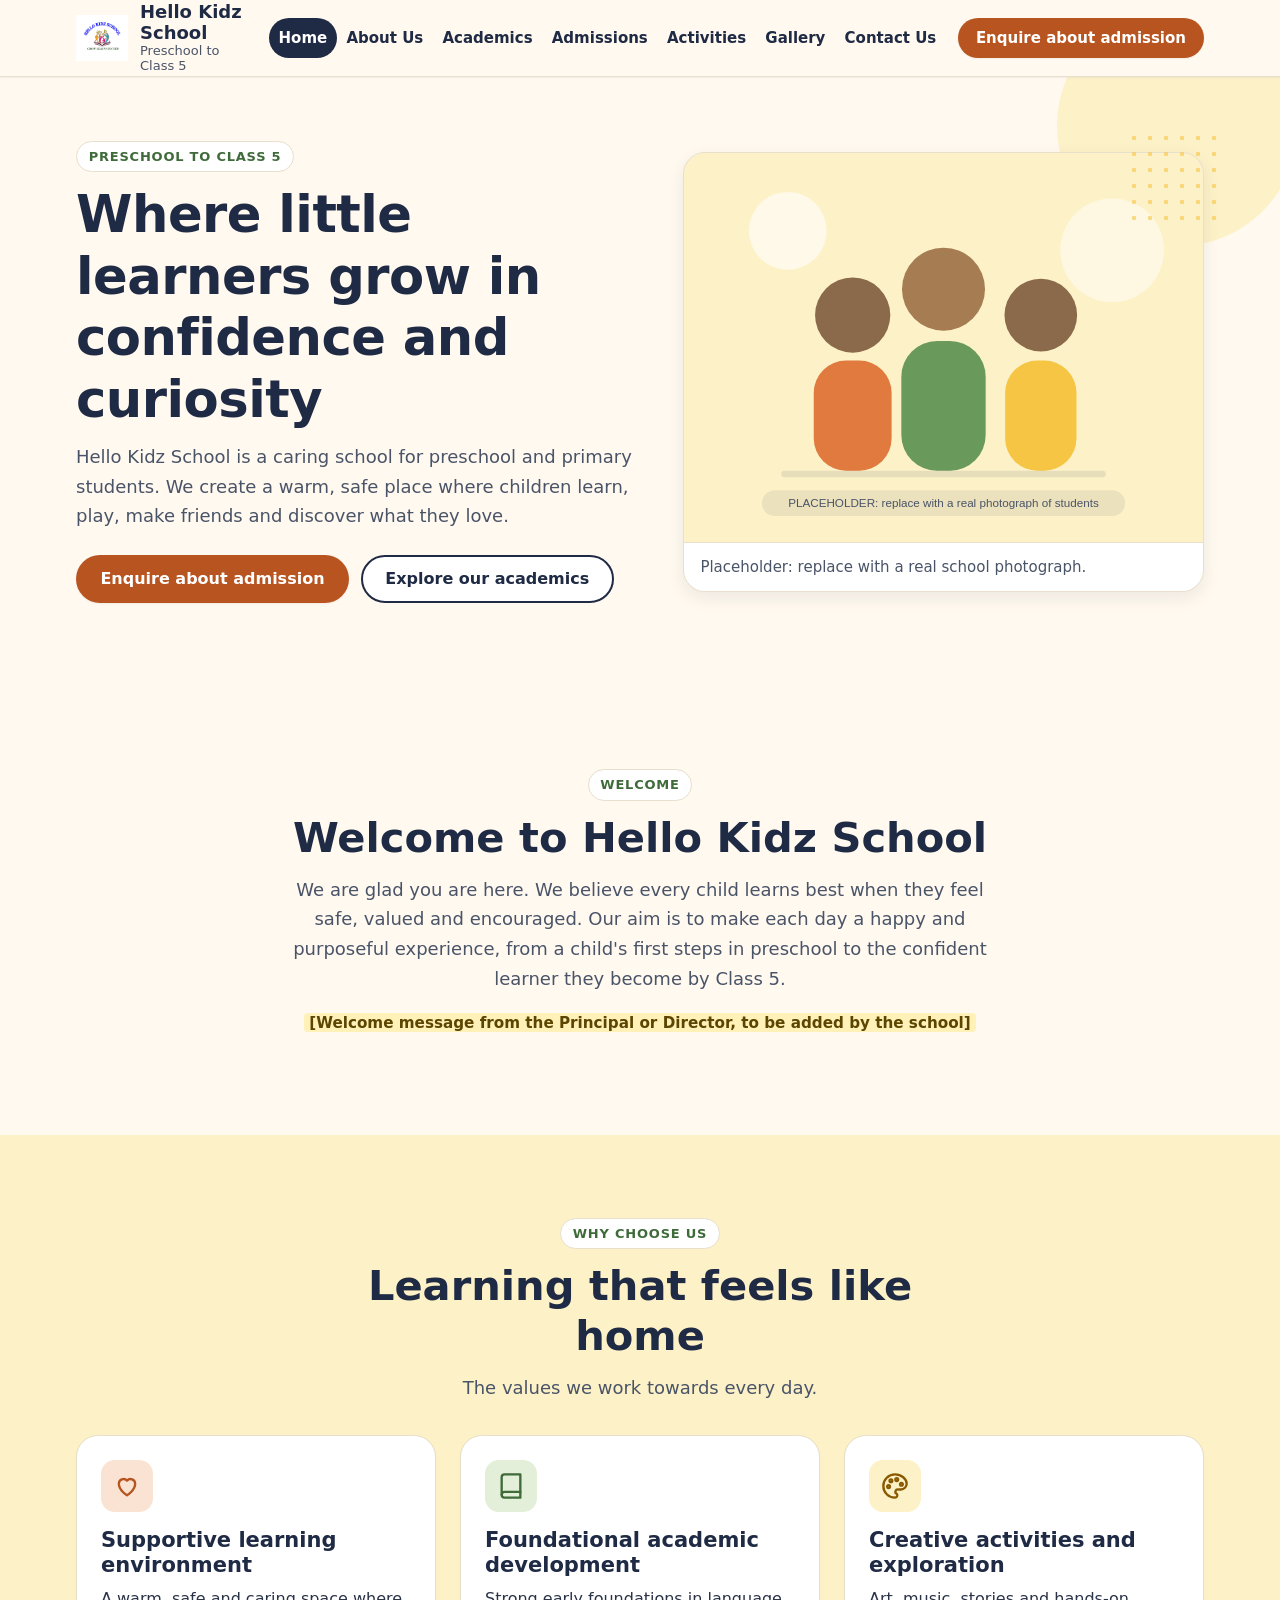
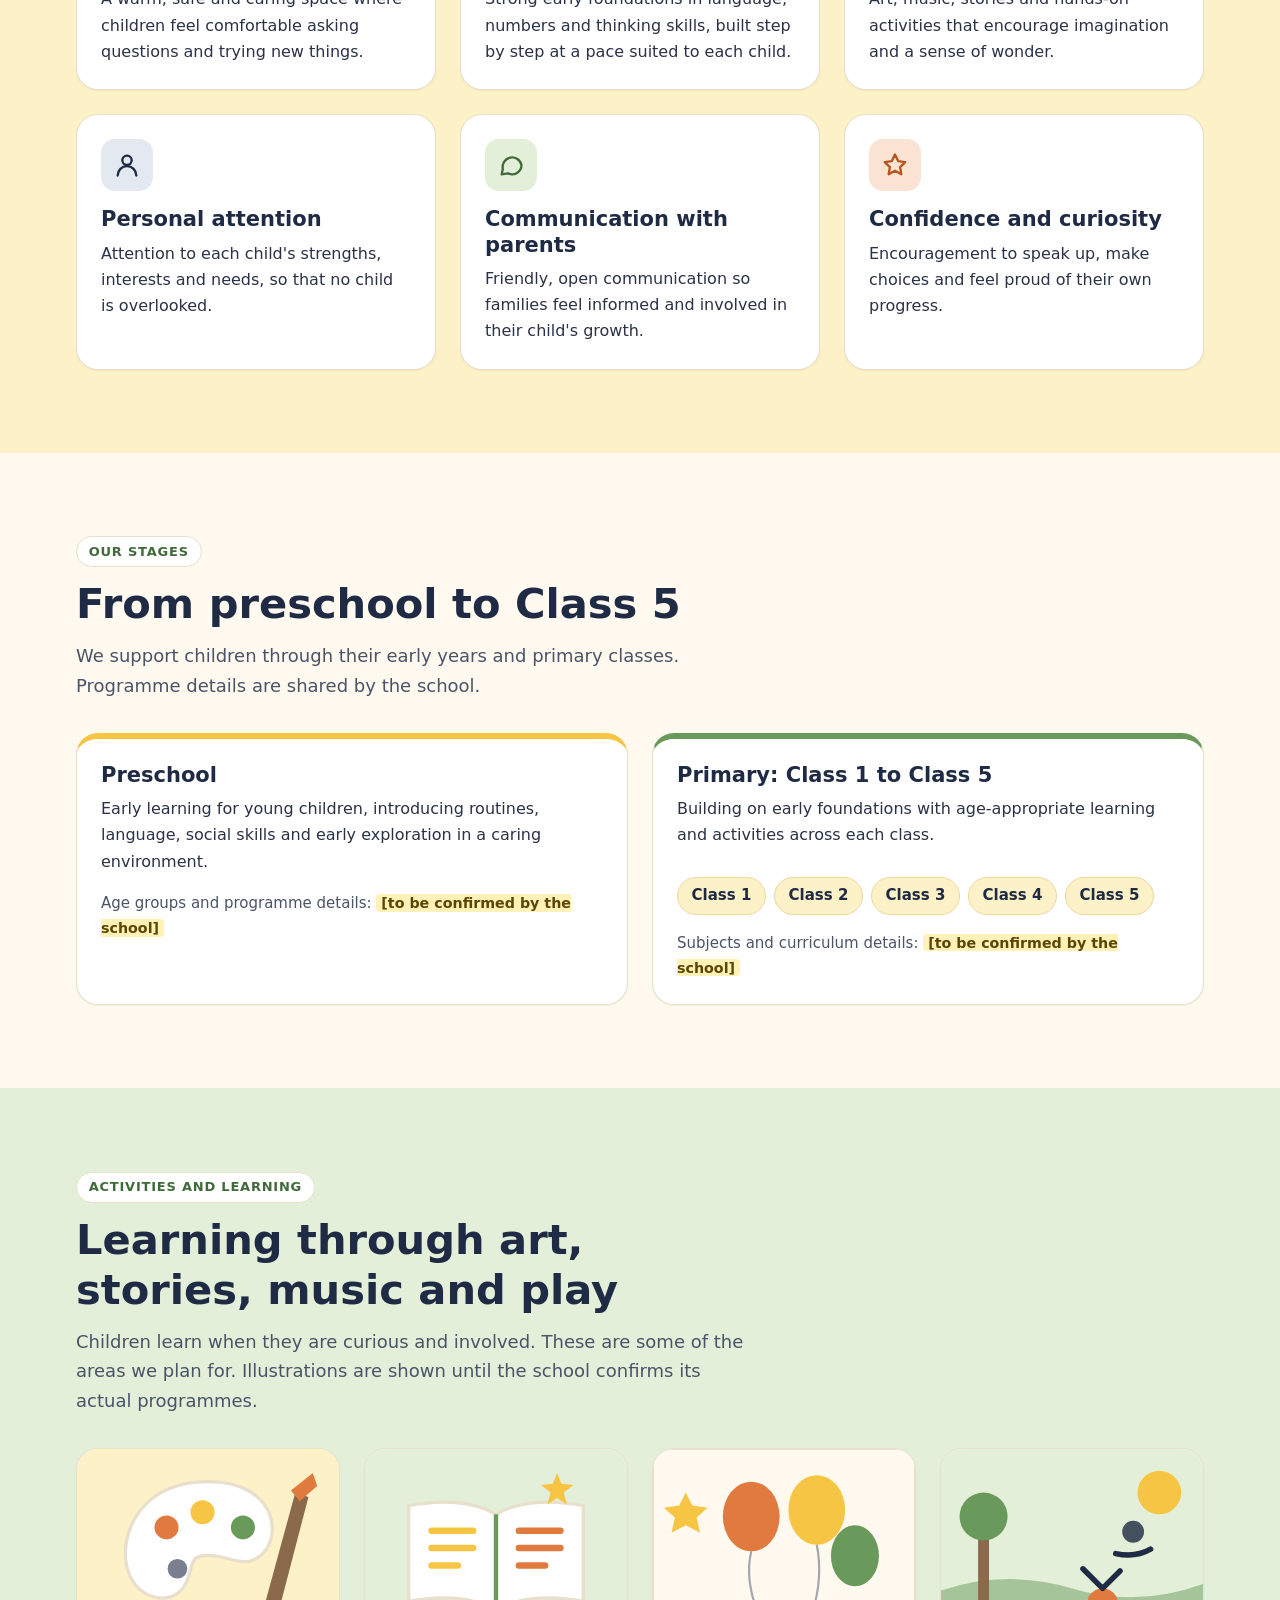
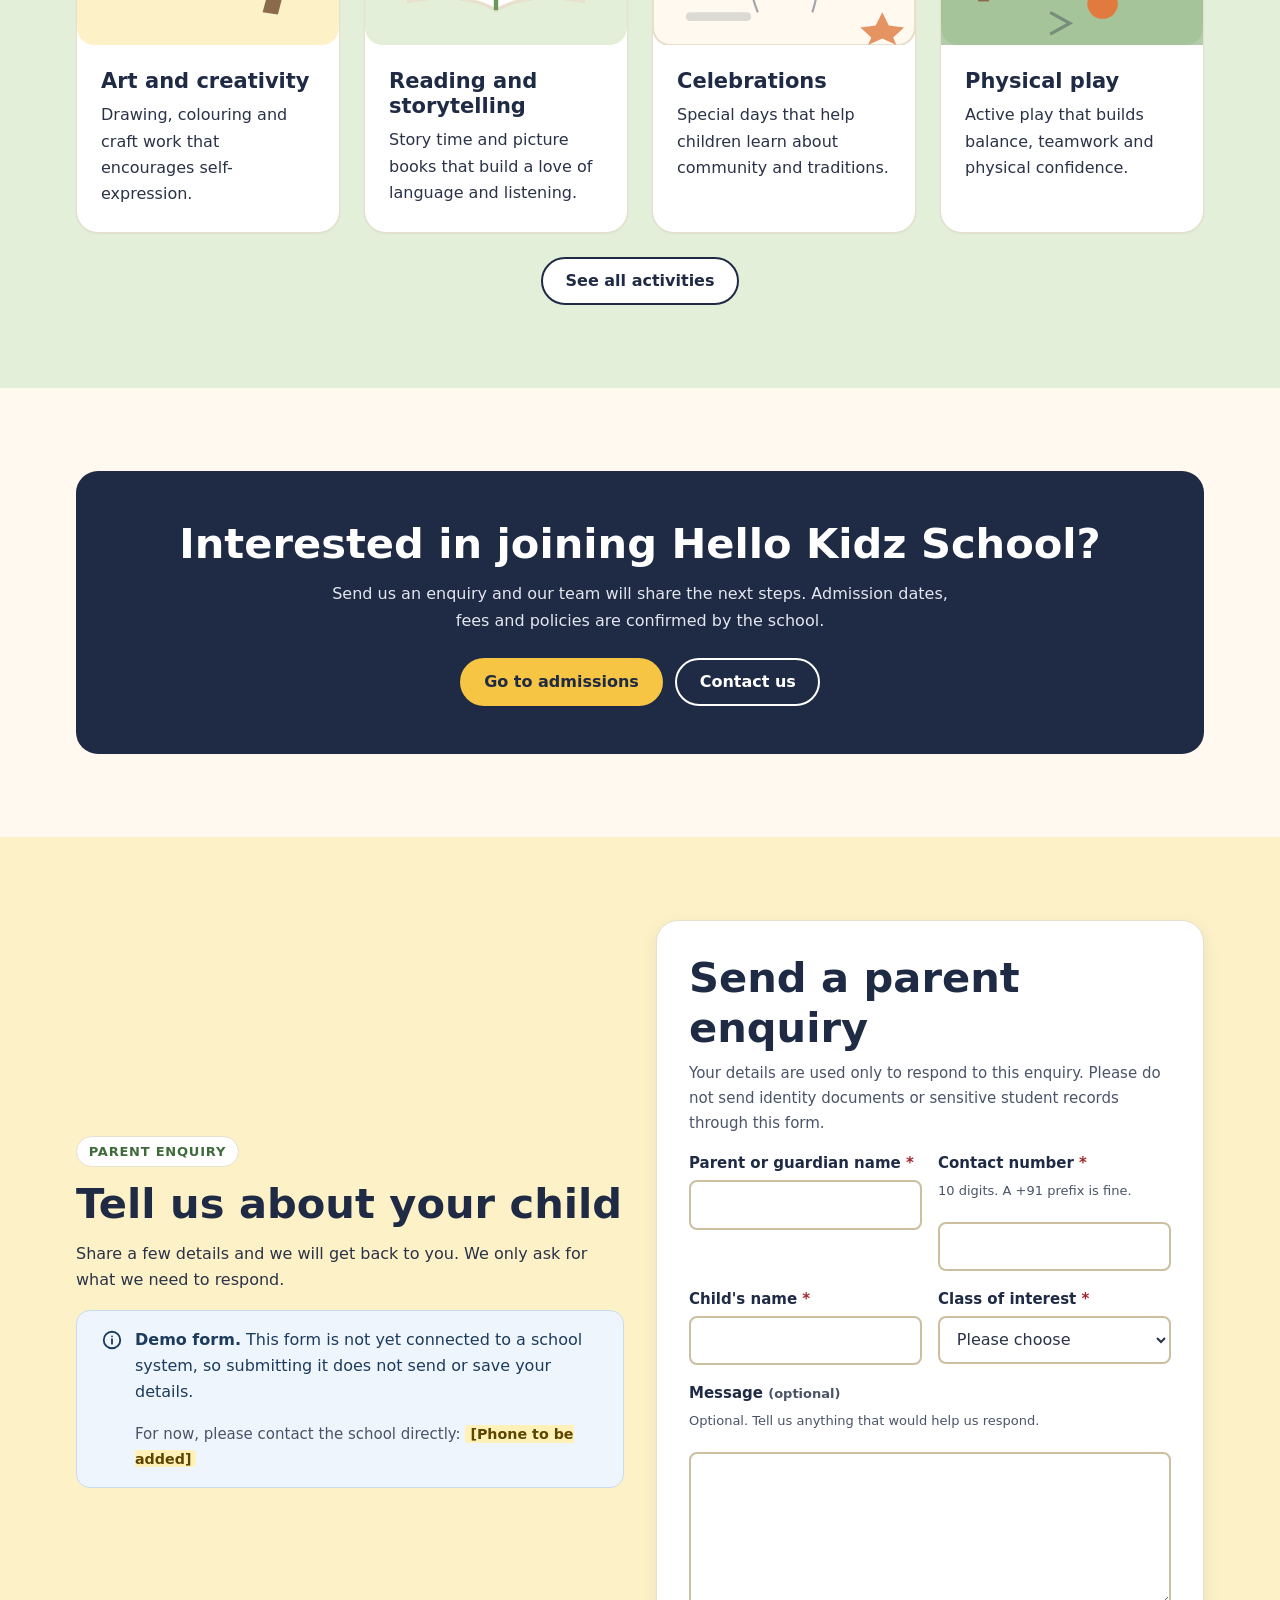
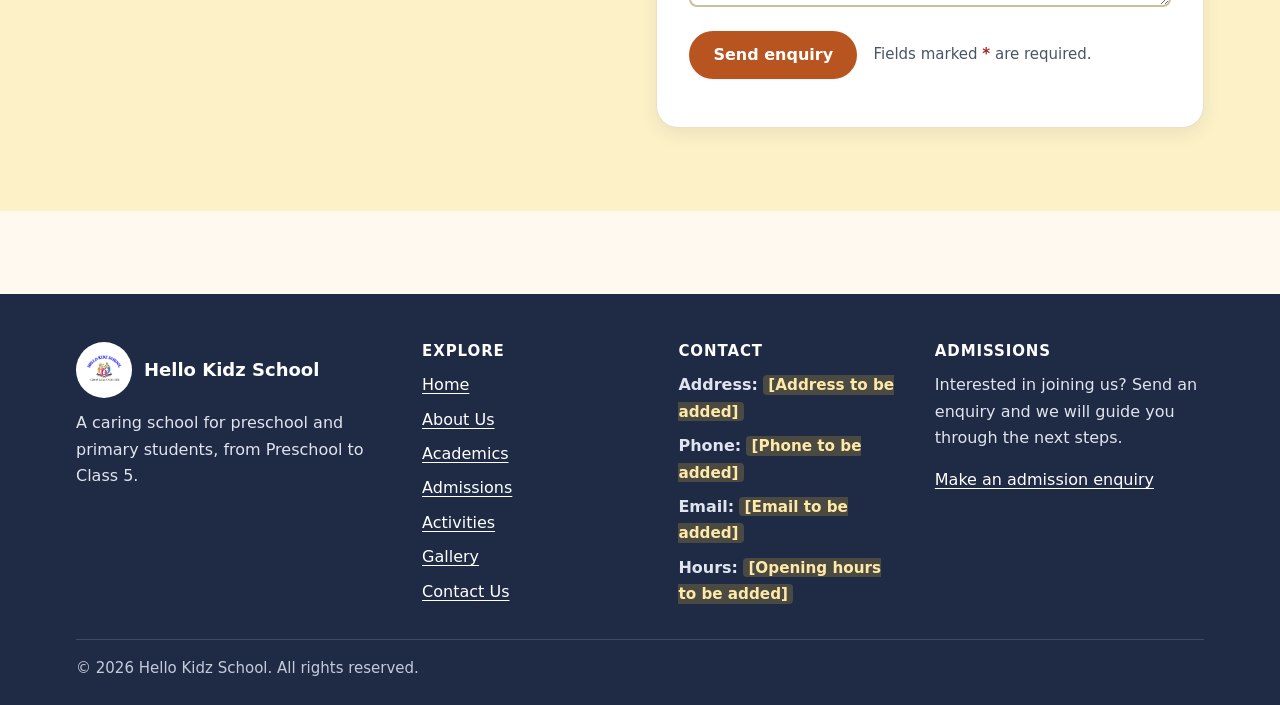
<file: frontend/index.html>
<!DOCTYPE html>
<html lang="en" class="no-js">
<head>
  <meta charset="utf-8">
  <meta name="viewport" content="width=device-width, initial-scale=1">
  <title>Hello Kidz School | Preschool to Class 5</title>
  <meta name="description" content="Hello Kidz School is a caring school for preschool and primary students from Preschool to Class 5. Send an admission enquiry or explore our academics and activities.">
  <link rel="icon" href="images/logoschool.PNG">
  <link rel="stylesheet" href="styles/style.css">
  <link rel="stylesheet" href="styles/responsive.css">
  <script src="scripts/config.js" defer></script>
  <script src="scripts/navigation.js" defer></script>
  <script src="scripts/forms.js" defer></script>
  <script src="scripts/main.js" defer></script>
</head>
<body>
  <a class="skip-link" href="#main">Skip to main content</a>

  <header class="site-header">
    <div class="container site-header__inner">
      <a class="brand" href="index.html">
        <img class="brand__logo" src="images/logoschool.PNG" alt="" width="52" height="52" data-logo>
        <span class="brand__name">Hello Kidz School
          <span class="brand__tag">Preschool to Class 5</span>
        </span>
      </a>

      <button type="button" class="nav-toggle" aria-expanded="false" aria-controls="primary-nav" aria-label="Open menu">
        <span class="nav-toggle__icon" aria-hidden="true"><span></span><span></span><span></span></span>
        <span class="nav-toggle__label">Menu</span>
      </button>

      <nav class="primary-nav" id="primary-nav" aria-label="Main">
        <ul class="primary-nav__list">
          <li><a class="primary-nav__link" href="index.html" aria-current="page">Home</a></li>
          <li><a class="primary-nav__link" href="about.html">About Us</a></li>
          <li><a class="primary-nav__link" href="academics.html">Academics</a></li>
          <li><a class="primary-nav__link" href="admissions.html">Admissions</a></li>
          <li><a class="primary-nav__link" href="activities.html">Activities</a></li>
          <li><a class="primary-nav__link" href="gallery.html">Gallery</a></li>
          <li><a class="primary-nav__link" href="contact.html">Contact Us</a></li>
        </ul>
        <a class="btn btn--primary btn--small header-cta" href="admissions.html#enquiry">Enquire about admission</a>
      </nav>
    </div>
  </header>

  <main id="main" tabindex="-1">
    <section class="hero" aria-labelledby="hero-title">
      <div class="container split">
        <div>
          <span class="eyebrow">Preschool to Class 5</span>
          <h1 id="hero-title">Where little learners grow in confidence and curiosity</h1>
          <p class="hero__lead">Hello Kidz School is a caring school for preschool and primary students. We create a warm, safe place where children learn, play, make friends and discover what they love.</p>
          <div class="btn-row">
            <a class="btn btn--primary" href="admissions.html#enquiry">Enquire about admission</a>
            <a class="btn btn--secondary" href="academics.html">Explore our academics</a>
          </div>
        </div>
        <div class="hero__visual">
          <span class="decor-dots" aria-hidden="true"></span>
          <figure class="placeholder-figure">
            <img src="images/placeholders/students-placeholder.svg" alt="Placeholder illustration for a future photograph of students at Hello Kidz School" width="800" height="600" loading="lazy">
            <figcaption>Placeholder: replace with a real school photograph.</figcaption>
          </figure>
        </div>
      </div>
    </section>

    <section class="section" aria-labelledby="welcome-title">
      <div class="container container--narrow text-center">
        <span class="eyebrow">Welcome</span>
        <h2 id="welcome-title">Welcome to Hello Kidz School</h2>
        <p class="section__intro">We are glad you are here. We believe every child learns best when they feel safe, valued and encouraged. Our aim is to make each day a happy and purposeful experience, from a child's first steps in preschool to the confident learner they become by Class 5.</p>
        <p><span class="todo">[Welcome message from the Principal or Director, to be added by the school]</span></p>
      </div>
    </section>

    <section class="section section--tinted" aria-labelledby="why-title">
      <div class="container">
        <div class="section__header section__header--center">
          <span class="eyebrow">Why choose us</span>
          <h2 id="why-title">Learning that feels like home</h2>
          <p class="section__intro">The values we work towards every day.</p>
        </div>
        <div class="grid grid--3">
          <article class="card card--hoverable">
            <span class="card__icon card__icon--orange" aria-hidden="true"><svg viewBox="0 0 24 24" fill="none" stroke="currentColor" stroke-width="2" stroke-linecap="round" stroke-linejoin="round" focusable="false"><path d="M12 20s-7-4.4-7-10a4 4 0 0 1 7-2.6A4 4 0 0 1 19 10c0 5.6-7 10-7 10z"/></svg></span>
            <h3>Supportive learning environment</h3>
            <p>A warm, safe and caring space where children feel comfortable asking questions and trying new things.</p>
          </article>
          <article class="card card--hoverable">
            <span class="card__icon card__icon--green" aria-hidden="true"><svg viewBox="0 0 24 24" fill="none" stroke="currentColor" stroke-width="2" stroke-linecap="round" stroke-linejoin="round" focusable="false"><path d="M4 4.5A2.5 2.5 0 0 1 6.5 2H20v15H6.5A2.5 2.5 0 0 0 4 19.5z"/><path d="M4 19.5A2.5 2.5 0 0 0 6.5 22H20v-5"/></svg></span>
            <h3>Foundational academic development</h3>
            <p>Strong early foundations in language, numbers and thinking skills, built step by step at a pace suited to each child.</p>
          </article>
          <article class="card card--hoverable">
            <span class="card__icon card__icon--yellow" aria-hidden="true"><svg viewBox="0 0 24 24" fill="none" stroke="currentColor" stroke-width="2" stroke-linecap="round" stroke-linejoin="round" focusable="false"><circle cx="13.5" cy="6.5" r="1.2"/><circle cx="17.5" cy="10.5" r="1.2"/><circle cx="8.5" cy="7.5" r="1.2"/><circle cx="6.5" cy="12.5" r="1.2"/><path d="M12 2a10 10 0 1 0 0 20 2 2 0 0 0 1.5-3.3 2 2 0 0 1 1.5-3.7H17a5 5 0 0 0 5-5C22 6 17.5 2 12 2z"/></svg></span>
            <h3>Creative activities and exploration</h3>
            <p>Art, music, stories and hands-on activities that encourage imagination and a sense of wonder.</p>
          </article>
          <article class="card card--hoverable">
            <span class="card__icon card__icon--navy" aria-hidden="true"><svg viewBox="0 0 24 24" fill="none" stroke="currentColor" stroke-width="2" stroke-linecap="round" stroke-linejoin="round" focusable="false"><circle cx="12" cy="8" r="4"/><path d="M4 21a8 8 0 0 1 16 0"/></svg></span>
            <h3>Personal attention</h3>
            <p>Attention to each child's strengths, interests and needs, so that no child is overlooked.</p>
          </article>
          <article class="card card--hoverable">
            <span class="card__icon card__icon--green" aria-hidden="true"><svg viewBox="0 0 24 24" fill="none" stroke="currentColor" stroke-width="2" stroke-linecap="round" stroke-linejoin="round" focusable="false"><path d="M21 12a8 8 0 0 1-11.6 7.1L4 20l1-4.6A8 8 0 1 1 21 12z"/></svg></span>
            <h3>Communication with parents</h3>
            <p>Friendly, open communication so families feel informed and involved in their child's growth.</p>
          </article>
          <article class="card card--hoverable">
            <span class="card__icon card__icon--orange" aria-hidden="true"><svg viewBox="0 0 24 24" fill="none" stroke="currentColor" stroke-width="2" stroke-linecap="round" stroke-linejoin="round" focusable="false"><path d="M12 3l2.7 5.6 6.1.9-4.4 4.3 1 6.1L12 17l-5.4 2.9 1-6.1-4.4-4.3 6.1-.9z"/></svg></span>
            <h3>Confidence and curiosity</h3>
            <p>Encouragement to speak up, make choices and feel proud of their own progress.</p>
          </article>
        </div>
      </div>
    </section>

    <section class="section" aria-labelledby="levels-title">
      <div class="container">
        <div class="section__header">
          <span class="eyebrow">Our stages</span>
          <h2 id="levels-title">From preschool to Class 5</h2>
          <p class="section__intro">We support children through their early years and primary classes. Programme details are shared by the school.</p>
        </div>
        <div class="grid grid--2">
          <article class="card card--accent-yellow">
            <h3>Preschool</h3>
            <p>Early learning for young children, introducing routines, language, social skills and early exploration in a caring environment.</p>
            <p class="form-note">Age groups and programme details: <span class="todo">[to be confirmed by the school]</span></p>
          </article>
          <article class="card card--accent-green">
            <h3>Primary: Class 1 to Class 5</h3>
            <p>Building on early foundations with age-appropriate learning and activities across each class.</p>
            <ul class="chip-list" aria-label="Classes offered">
              <li class="chip">Class 1</li>
              <li class="chip">Class 2</li>
              <li class="chip">Class 3</li>
              <li class="chip">Class 4</li>
              <li class="chip">Class 5</li>
            </ul>
            <p class="form-note" style="margin-top: var(--space-4);">Subjects and curriculum details: <span class="todo">[to be confirmed by the school]</span></p>
          </article>
        </div>
      </div>
    </section>

    <section class="section section--green" aria-labelledby="activities-title">
      <div class="container">
        <div class="section__header">
          <span class="eyebrow">Activities and learning</span>
          <h2 id="activities-title">Learning through art, stories, music and play</h2>
          <p class="section__intro">Children learn when they are curious and involved. These are some of the areas we plan for. Illustrations are shown until the school confirms its actual programmes.</p>
        </div>
        <div class="grid grid--4">
          <article class="activity-tile">
            <img src="images/placeholders/activity-art.svg" alt="Illustration: art and creativity" width="240" height="180" loading="lazy">
            <div class="activity-tile__body">
              <h3>Art and creativity</h3>
              <p>Drawing, colouring and craft work that encourages self-expression.</p>
            </div>
          </article>
          <article class="activity-tile">
            <img src="images/placeholders/activity-reading.svg" alt="Illustration: reading and storytelling" width="240" height="180" loading="lazy">
            <div class="activity-tile__body">
              <h3>Reading and storytelling</h3>
              <p>Story time and picture books that build a love of language and listening.</p>
            </div>
          </article>
          <article class="activity-tile">
            <img src="images/placeholders/activity-celebrations.svg" alt="Illustration: celebrations and special days" width="240" height="180" loading="lazy">
            <div class="activity-tile__body">
              <h3>Celebrations</h3>
              <p>Special days that help children learn about community and traditions.</p>
            </div>
          </article>
          <article class="activity-tile">
            <img src="images/placeholders/activity-outdoor.svg" alt="Illustration: outdoor and physical play" width="240" height="180" loading="lazy">
            <div class="activity-tile__body">
              <h3>Physical play</h3>
              <p>Active play that builds balance, teamwork and physical confidence.</p>
            </div>
          </article>
        </div>
        <div class="btn-row" style="justify-content: center;">
          <a class="btn btn--secondary" href="activities.html">See all activities</a>
        </div>
      </div>
    </section>

    <section class="section" aria-labelledby="cta-title">
      <div class="container">
        <div class="cta-band">
          <h2 id="cta-title">Interested in joining Hello Kidz School?</h2>
          <p>Send us an enquiry and our team will share the next steps. Admission dates, fees and policies are confirmed by the school.</p>
          <div class="btn-row">
            <a class="btn btn--primary" href="admissions.html">Go to admissions</a>
            <a class="btn btn--secondary" href="contact.html">Contact us</a>
          </div>
        </div>
      </div>
    </section>

    <section class="section section--tinted" id="enquiry" aria-labelledby="enquiry-title">
      <div class="container split">
        <div>
          <span class="eyebrow">Parent enquiry</span>
          <h2 id="enquiry-title">Tell us about your child</h2>
          <p>Share a few details and we will get back to you. We only ask for what we need to respond.</p>
          <div class="notice notice--info" role="note">
            <svg class="notice__icon" viewBox="0 0 24 24" fill="none" stroke="currentColor" stroke-width="2" aria-hidden="true" focusable="false"><circle cx="12" cy="12" r="9"/><path d="M12 11v5M12 8h.01" stroke-linecap="round"/></svg>
            <div>
              <p><strong>Demo form.</strong> This form is not yet connected to a school system, so submitting it does not send or save your details.</p>
              <p class="form-note">For now, please contact the school directly: <span data-contact="phone" class="todo">[Phone to be added]</span></p>
            </div>
          </div>
        </div>
        <form class="form-card " data-enquiry-form data-form-name="home-enquiry" novalidate>
            <h2>Send a parent enquiry</h2>
            <p class="form-note">Your details are used only to respond to this enquiry. Please do not send identity documents or sensitive student records through this form.</p>
            <div class="form-grid" style="margin-top: var(--space-4);">
              <div class="field">
              <label for="home-parent-name">Parent or guardian name <span class="field__required" aria-hidden="true">*</span></label>
              <input id="home-parent-name" name="parentName" type="text" required autocomplete="name" data-rule="name" data-error-required="Please enter the parent or guardian's name." maxlength="80" aria-describedby="home-parent-name-error">
              <p class="field__error" id="home-parent-name-error"></p>
            </div>
              <div class="field">
              <label for="home-phone">Contact number <span class="field__required" aria-hidden="true">*</span></label>
              <p class="field__hint" id="home-phone-hint">10 digits. A +91 prefix is fine.</p>
              <input id="home-phone" name="phone" type="tel" required autocomplete="tel" data-rule="phone" data-error-required="Please enter a contact number." aria-describedby="home-phone-hint home-phone-error">
              <p class="field__error" id="home-phone-error"></p>
            </div>
              <div class="field">
              <label for="home-child-name">Child's name <span class="field__required" aria-hidden="true">*</span></label>
              <input id="home-child-name" name="childName" type="text" required autocomplete="off" data-rule="name" data-error-required="Please enter your child's name." maxlength="80" aria-describedby="home-child-name-error">
              <p class="field__error" id="home-child-name-error"></p>
            </div>
              <div class="field">
              <label for="home-class">Class of interest <span class="field__required" aria-hidden="true">*</span></label>
              <select id="home-class" name="classOfInterest" required data-error-required="Please choose the class you are interested in." aria-describedby="home-class-error">
                <option value="">Please choose</option>
                <option value="Preschool">Preschool</option>
                <option value="Class 1">Class 1</option>
                <option value="Class 2">Class 2</option>
                <option value="Class 3">Class 3</option>
                <option value="Class 4">Class 4</option>
                <option value="Class 5">Class 5</option>
                <option value="Not sure yet">Not sure yet</option>
              </select>
              <p class="field__error" id="home-class-error"></p>
            </div>
              <div class="field field--full">
              <label for="home-message">Message <span class="field__hint">(optional)</span></label>
              <p class="field__hint" id="home-message-hint">Optional. Tell us anything that would help us respond.</p>
              <textarea id="home-message" name="message" rows="5" maxlength="1000" data-rule="message" aria-describedby="home-message-hint home-message-error"></textarea>
              <p class="field__error" id="home-message-error"></p>
            </div>
            </div>
            <div class="form-actions">
              <button type="submit" class="btn btn--primary">Send enquiry</button>
              <p class="form-note">Fields marked <span class="field__required" aria-hidden="true">*</span> are required.</p>
            </div>
            <div class="form-status" role="status" aria-live="polite"></div>
          </form>
      </div>
    </section>
  </main>

  <footer class="site-footer">
    <div class="container">
      <div class="site-footer__grid">
        <div>
          <p class="site-footer__brand">
            <img data-logo src="images/logoschool.PNG" alt="" width="56" height="56">
            <span>Hello Kidz School</span>
          </p>
          <p>A caring school for preschool and primary students, from Preschool to Class 5.</p>
        </div>

        <nav aria-labelledby="footer-explore">
          <h2 id="footer-explore">Explore</h2>
          <ul class="site-footer__list">
            <li><a href="index.html">Home</a></li>
            <li><a href="about.html">About Us</a></li>
            <li><a href="academics.html">Academics</a></li>
            <li><a href="admissions.html">Admissions</a></li>
            <li><a href="activities.html">Activities</a></li>
            <li><a href="gallery.html">Gallery</a></li>
            <li><a href="contact.html">Contact Us</a></li>
          </ul>
        </nav>

        <div>
          <h2>Contact</h2>
          <ul class="site-footer__list">
            <li><strong>Address:</strong> <span data-contact="address" class="todo">[Address to be added]</span></li>
            <li><strong>Phone:</strong> <span data-contact="phone" class="todo">[Phone to be added]</span></li>
            <li><strong>Email:</strong> <span data-contact="email" class="todo">[Email to be added]</span></li>
            <li><strong>Hours:</strong> <span data-contact="openingHours" class="todo">[Opening hours to be added]</span></li>
          </ul>
        </div>

        <div>
          <h2>Admissions</h2>
          <p>Interested in joining us? Send an enquiry and we will guide you through the next steps.</p>
          <p><a href="admissions.html#enquiry">Make an admission enquiry</a></p>
        </div>
      </div>

      <div class="site-footer__bottom">
        <p>&copy; <span id="current-year">2026</span> Hello Kidz School. All rights reserved.</p>
      </div>
    </div>
  </footer>
</body>
</html>
</file>
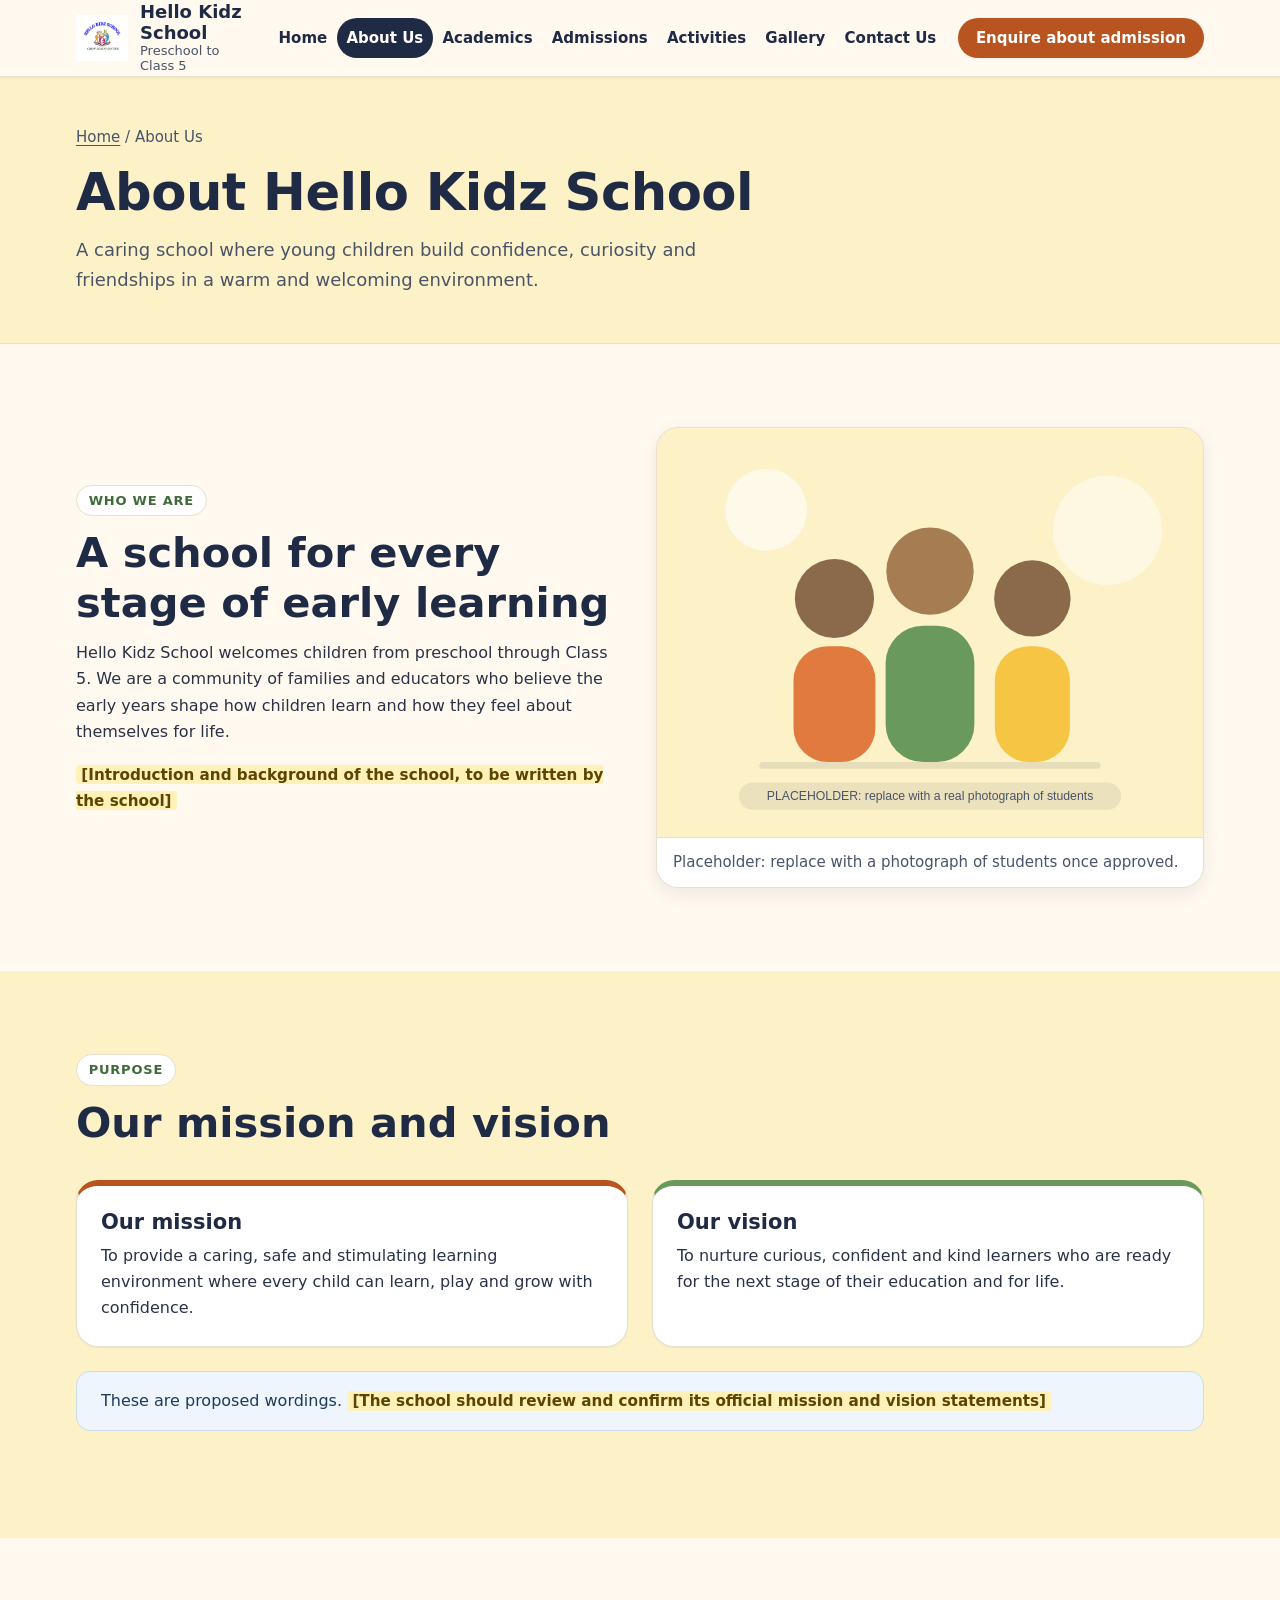
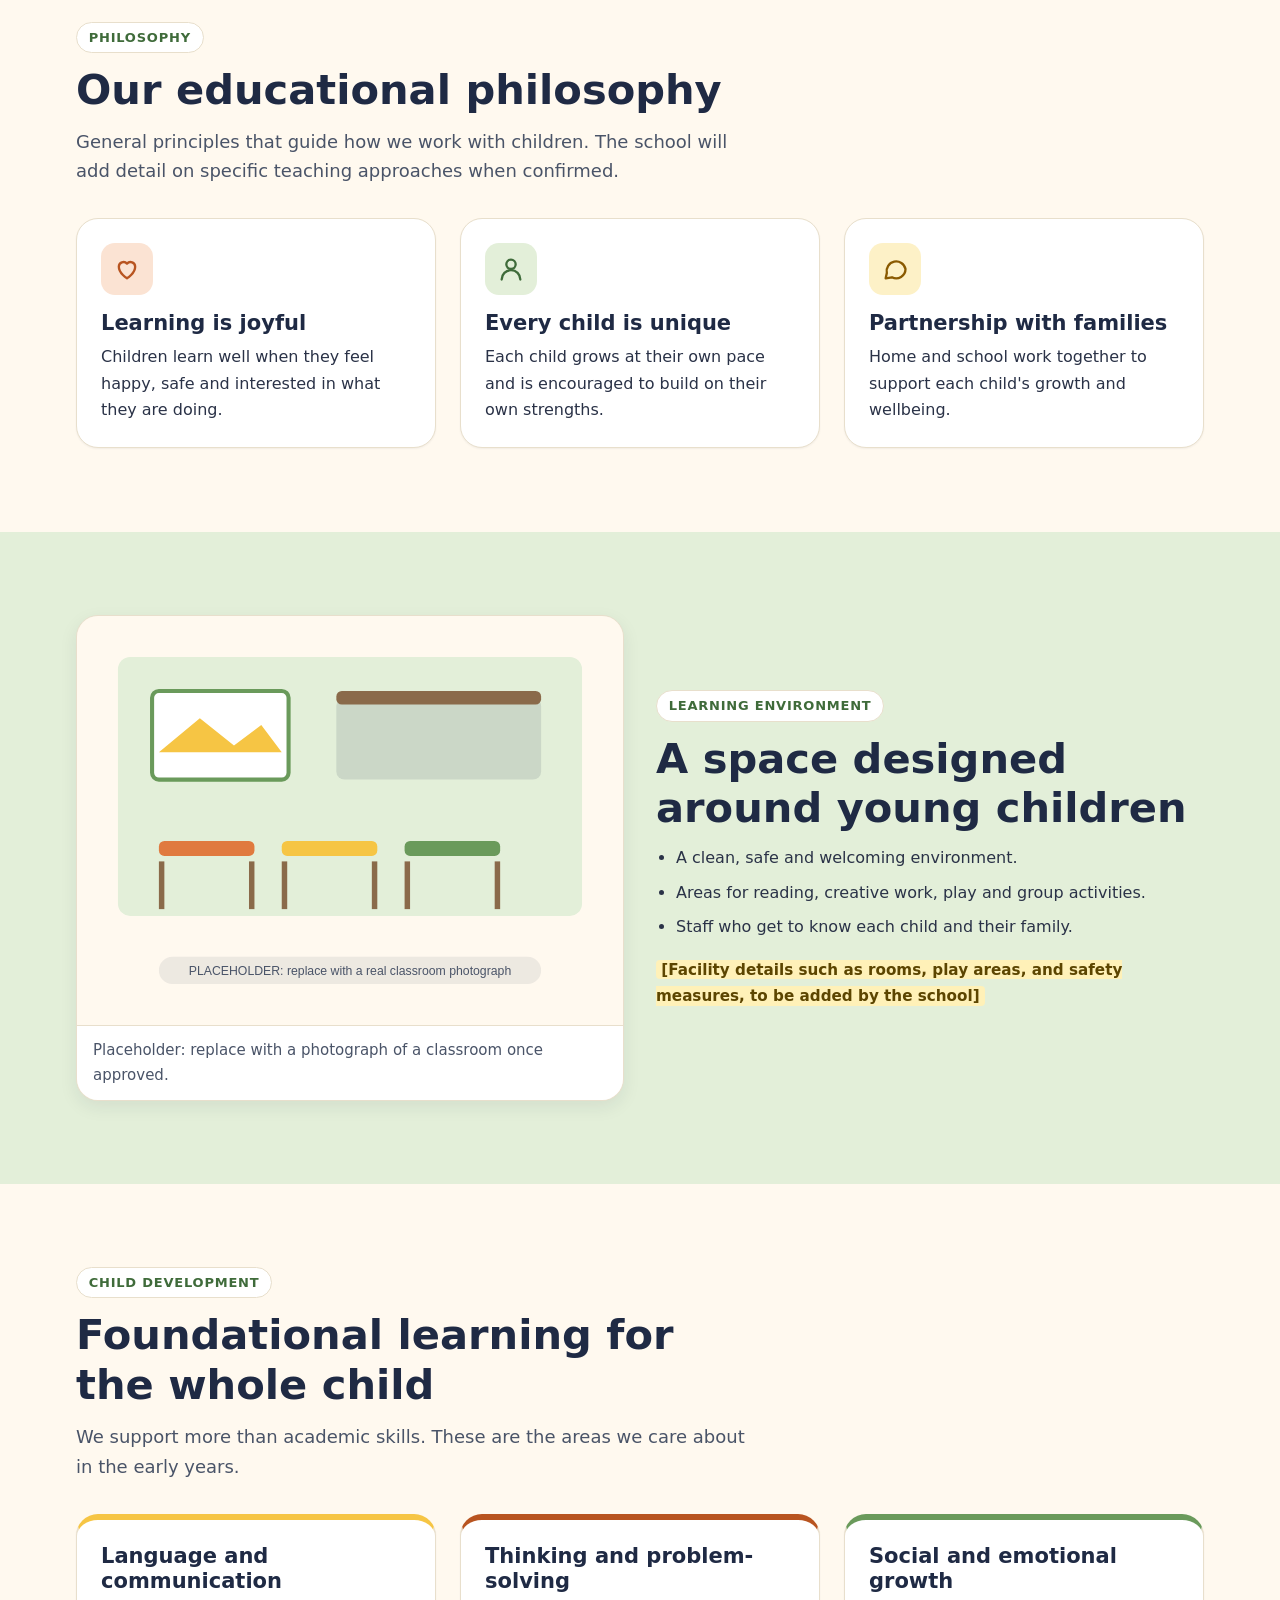
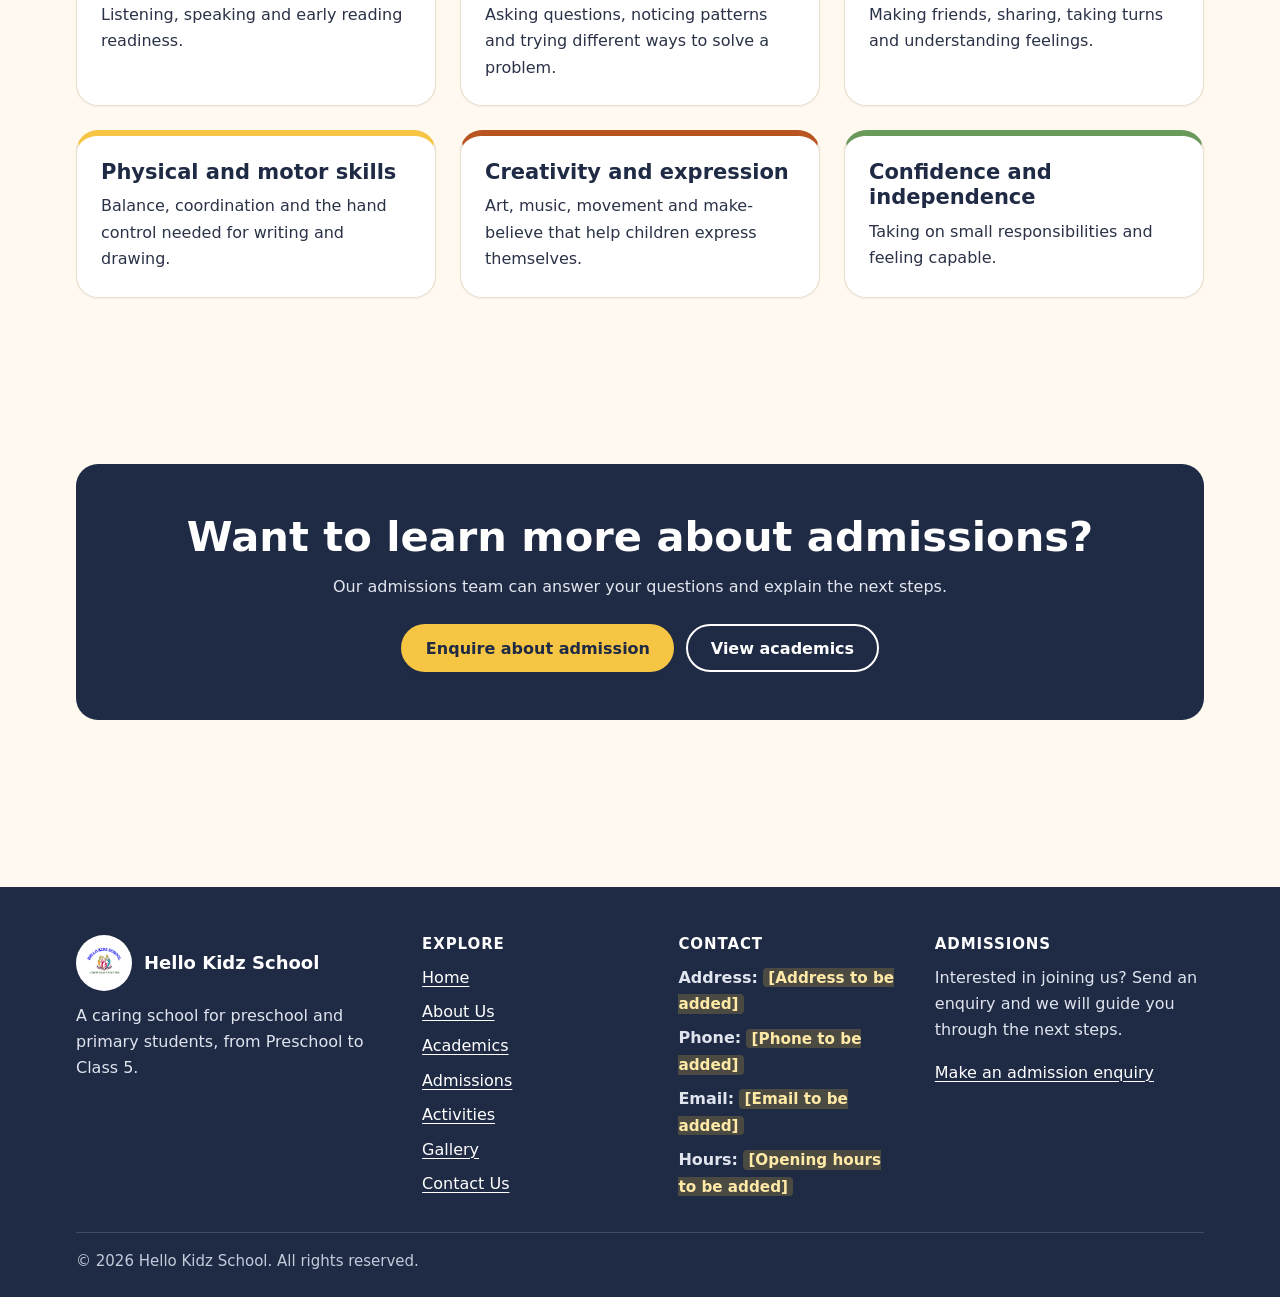
<file: frontend/about.html>
<!DOCTYPE html>
<html lang="en" class="no-js">
<head>
  <meta charset="utf-8">
  <meta name="viewport" content="width=device-width, initial-scale=1">
  <title>About Us | Hello Kidz School</title>
  <meta name="description" content="Learn about Hello Kidz School: our mission, vision, educational philosophy and learning environment for children from preschool to Class 5.">
  <link rel="icon" href="images/logoschool.PNG">
  <link rel="stylesheet" href="styles/style.css">
  <link rel="stylesheet" href="styles/responsive.css">
  <script src="scripts/config.js" defer></script>
  <script src="scripts/navigation.js" defer></script>
  <script src="scripts/main.js" defer></script>
</head>
<body>
  <a class="skip-link" href="#main">Skip to main content</a>

  <header class="site-header">
    <div class="container site-header__inner">
      <a class="brand" href="index.html">
        <img class="brand__logo" src="images/logoschool.PNG" alt="" width="52" height="52" data-logo>
        <span class="brand__name">Hello Kidz School
          <span class="brand__tag">Preschool to Class 5</span>
        </span>
      </a>

      <button type="button" class="nav-toggle" aria-expanded="false" aria-controls="primary-nav" aria-label="Open menu">
        <span class="nav-toggle__icon" aria-hidden="true"><span></span><span></span><span></span></span>
        <span class="nav-toggle__label">Menu</span>
      </button>

      <nav class="primary-nav" id="primary-nav" aria-label="Main">
        <ul class="primary-nav__list">
          <li><a class="primary-nav__link" href="index.html">Home</a></li>
          <li><a class="primary-nav__link" href="about.html" aria-current="page">About Us</a></li>
          <li><a class="primary-nav__link" href="academics.html">Academics</a></li>
          <li><a class="primary-nav__link" href="admissions.html">Admissions</a></li>
          <li><a class="primary-nav__link" href="activities.html">Activities</a></li>
          <li><a class="primary-nav__link" href="gallery.html">Gallery</a></li>
          <li><a class="primary-nav__link" href="contact.html">Contact Us</a></li>
        </ul>
        <a class="btn btn--primary btn--small header-cta" href="admissions.html#enquiry">Enquire about admission</a>
      </nav>
    </div>
  </header>

  <main id="main" tabindex="-1">
    <section class="page-hero" aria-labelledby="about-title">
      <div class="container">
        <p class="page-hero__crumbs"><a href="index.html">Home</a> / About Us</p>
        <h1 id="about-title">About Hello Kidz School</h1>
        <p class="page-hero__lead">A caring school where young children build confidence, curiosity and friendships in a warm and welcoming environment.</p>
      </div>
    </section>

    <section class="section" aria-labelledby="intro-title">
      <div class="container split">
        <div>
          <span class="eyebrow">Who we are</span>
          <h2 id="intro-title">A school for every stage of early learning</h2>
          <p>Hello Kidz School welcomes children from preschool through Class 5. We are a community of families and educators who believe the early years shape how children learn and how they feel about themselves for life.</p>
          <p><span class="todo">[Introduction and background of the school, to be written by the school]</span></p>
        </div>
        <figure class="placeholder-figure">
            <img src="images/placeholders/students-placeholder.svg" alt="Placeholder illustration for a future photograph of students" width="800" height="600" loading="lazy">
            <figcaption>Placeholder: replace with a photograph of students once approved.</figcaption>
          </figure>
      </div>
    </section>

    <section class="section section--tinted" aria-labelledby="mission-title">
      <div class="container">
        <div class="section__header">
          <span class="eyebrow">Purpose</span>
          <h2 id="mission-title">Our mission and vision</h2>
        </div>
        <div class="grid grid--2">
          <article class="card card--accent-orange">
            <h3>Our mission</h3>
            <p>To provide a caring, safe and stimulating learning environment where every child can learn, play and grow with confidence.</p>
          </article>
          <article class="card card--accent-green">
            <h3>Our vision</h3>
            <p>To nurture curious, confident and kind learners who are ready for the next stage of their education and for life.</p>
          </article>
        </div>
        <div class="notice notice--info" style="margin-top: var(--space-5);">
          <p>These are proposed wordings. <span class="todo">[The school should review and confirm its official mission and vision statements]</span></p>
        </div>
      </div>
    </section>

    <section class="section" aria-labelledby="philosophy-title">
      <div class="container">
        <div class="section__header">
          <span class="eyebrow">Philosophy</span>
          <h2 id="philosophy-title">Our educational philosophy</h2>
          <p class="section__intro">General principles that guide how we work with children. The school will add detail on specific teaching approaches when confirmed.</p>
        </div>
        <div class="grid grid--3">
          <article class="card">
            <span class="card__icon card__icon--orange" aria-hidden="true"><svg viewBox="0 0 24 24" fill="none" stroke="currentColor" stroke-width="2" stroke-linecap="round" stroke-linejoin="round" focusable="false"><path d="M12 20s-7-4.4-7-10a4 4 0 0 1 7-2.6A4 4 0 0 1 19 10c0 5.6-7 10-7 10z"/></svg></span>
            <h3>Learning is joyful</h3>
            <p>Children learn well when they feel happy, safe and interested in what they are doing.</p>
          </article>
          <article class="card">
            <span class="card__icon card__icon--green" aria-hidden="true"><svg viewBox="0 0 24 24" fill="none" stroke="currentColor" stroke-width="2" stroke-linecap="round" stroke-linejoin="round" focusable="false"><circle cx="12" cy="8" r="4"/><path d="M4 21a8 8 0 0 1 16 0"/></svg></span>
            <h3>Every child is unique</h3>
            <p>Each child grows at their own pace and is encouraged to build on their own strengths.</p>
          </article>
          <article class="card">
            <span class="card__icon card__icon--yellow" aria-hidden="true"><svg viewBox="0 0 24 24" fill="none" stroke="currentColor" stroke-width="2" stroke-linecap="round" stroke-linejoin="round" focusable="false"><path d="M21 12a8 8 0 0 1-11.6 7.1L4 20l1-4.6A8 8 0 1 1 21 12z"/></svg></span>
            <h3>Partnership with families</h3>
            <p>Home and school work together to support each child's growth and wellbeing.</p>
          </article>
        </div>
      </div>
    </section>

    <section class="section section--green" aria-labelledby="environment-title">
      <div class="container split">
        <figure class="placeholder-figure">
            <img src="images/placeholders/classroom-placeholder.svg" alt="Placeholder illustration for a future photograph of a classroom" width="800" height="600" loading="lazy">
            <figcaption>Placeholder: replace with a photograph of a classroom once approved.</figcaption>
          </figure>
        <div>
          <span class="eyebrow">Learning environment</span>
          <h2 id="environment-title">A space designed around young children</h2>
          <ul>
            <li>A clean, safe and welcoming environment.</li>
            <li>Areas for reading, creative work, play and group activities.</li>
            <li>Staff who get to know each child and their family.</li>
          </ul>
          <p><span class="todo">[Facility details such as rooms, play areas, and safety measures, to be added by the school]</span></p>
        </div>
      </div>
    </section>

    <section class="section" aria-labelledby="development-title">
      <div class="container">
        <div class="section__header">
          <span class="eyebrow">Child development</span>
          <h2 id="development-title">Foundational learning for the whole child</h2>
          <p class="section__intro">We support more than academic skills. These are the areas we care about in the early years.</p>
        </div>
        <div class="grid grid--3">
          <article class="card card--accent-yellow"><h3>Language and communication</h3><p>Listening, speaking and early reading readiness.</p></article>
          <article class="card card--accent-orange"><h3>Thinking and problem-solving</h3><p>Asking questions, noticing patterns and trying different ways to solve a problem.</p></article>
          <article class="card card--accent-green"><h3>Social and emotional growth</h3><p>Making friends, sharing, taking turns and understanding feelings.</p></article>
          <article class="card card--accent-yellow"><h3>Physical and motor skills</h3><p>Balance, coordination and the hand control needed for writing and drawing.</p></article>
          <article class="card card--accent-orange"><h3>Creativity and expression</h3><p>Art, music, movement and make-believe that help children express themselves.</p></article>
          <article class="card card--accent-green"><h3>Confidence and independence</h3><p>Taking on small responsibilities and feeling capable.</p></article>
        </div>
      </div>
    </section>

    <section class="section" aria-labelledby="about-cta-title">
      <div class="container">
        <div class="cta-band">
          <h2 id="about-cta-title">Want to learn more about admissions?</h2>
          <p>Our admissions team can answer your questions and explain the next steps.</p>
          <div class="btn-row">
            <a class="btn btn--primary" href="admissions.html#enquiry">Enquire about admission</a>
            <a class="btn btn--secondary" href="academics.html">View academics</a>
          </div>
        </div>
      </div>
    </section>
  </main>

  <footer class="site-footer">
    <div class="container">
      <div class="site-footer__grid">
        <div>
          <p class="site-footer__brand">
            <img data-logo src="images/logoschool.PNG" alt="" width="56" height="56">
            <span>Hello Kidz School</span>
          </p>
          <p>A caring school for preschool and primary students, from Preschool to Class 5.</p>
        </div>

        <nav aria-labelledby="footer-explore">
          <h2 id="footer-explore">Explore</h2>
          <ul class="site-footer__list">
            <li><a href="index.html">Home</a></li>
            <li><a href="about.html">About Us</a></li>
            <li><a href="academics.html">Academics</a></li>
            <li><a href="admissions.html">Admissions</a></li>
            <li><a href="activities.html">Activities</a></li>
            <li><a href="gallery.html">Gallery</a></li>
            <li><a href="contact.html">Contact Us</a></li>
          </ul>
        </nav>

        <div>
          <h2>Contact</h2>
          <ul class="site-footer__list">
            <li><strong>Address:</strong> <span data-contact="address" class="todo">[Address to be added]</span></li>
            <li><strong>Phone:</strong> <span data-contact="phone" class="todo">[Phone to be added]</span></li>
            <li><strong>Email:</strong> <span data-contact="email" class="todo">[Email to be added]</span></li>
            <li><strong>Hours:</strong> <span data-contact="openingHours" class="todo">[Opening hours to be added]</span></li>
          </ul>
        </div>

        <div>
          <h2>Admissions</h2>
          <p>Interested in joining us? Send an enquiry and we will guide you through the next steps.</p>
          <p><a href="admissions.html#enquiry">Make an admission enquiry</a></p>
        </div>
      </div>

      <div class="site-footer__bottom">
        <p>&copy; <span id="current-year">2026</span> Hello Kidz School. All rights reserved.</p>
      </div>
    </div>
  </footer>
</body>
</html>
</file>
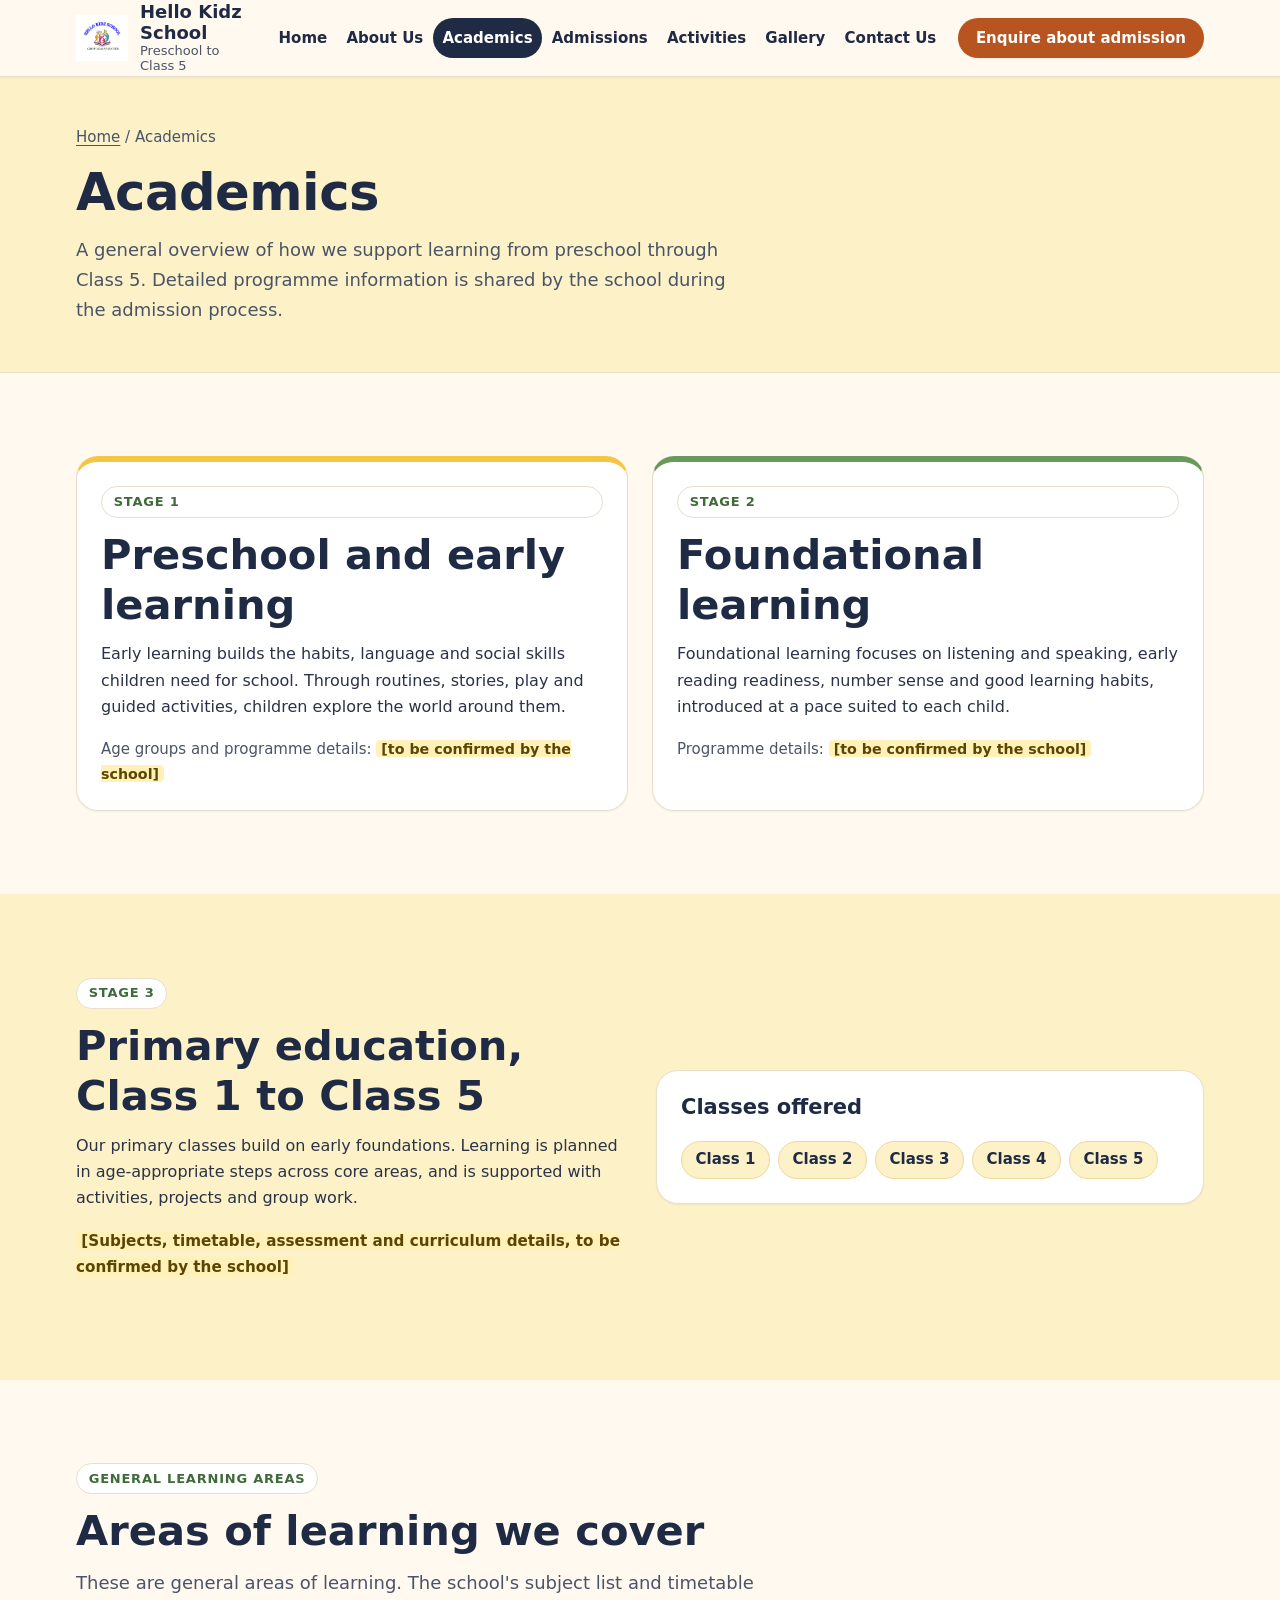
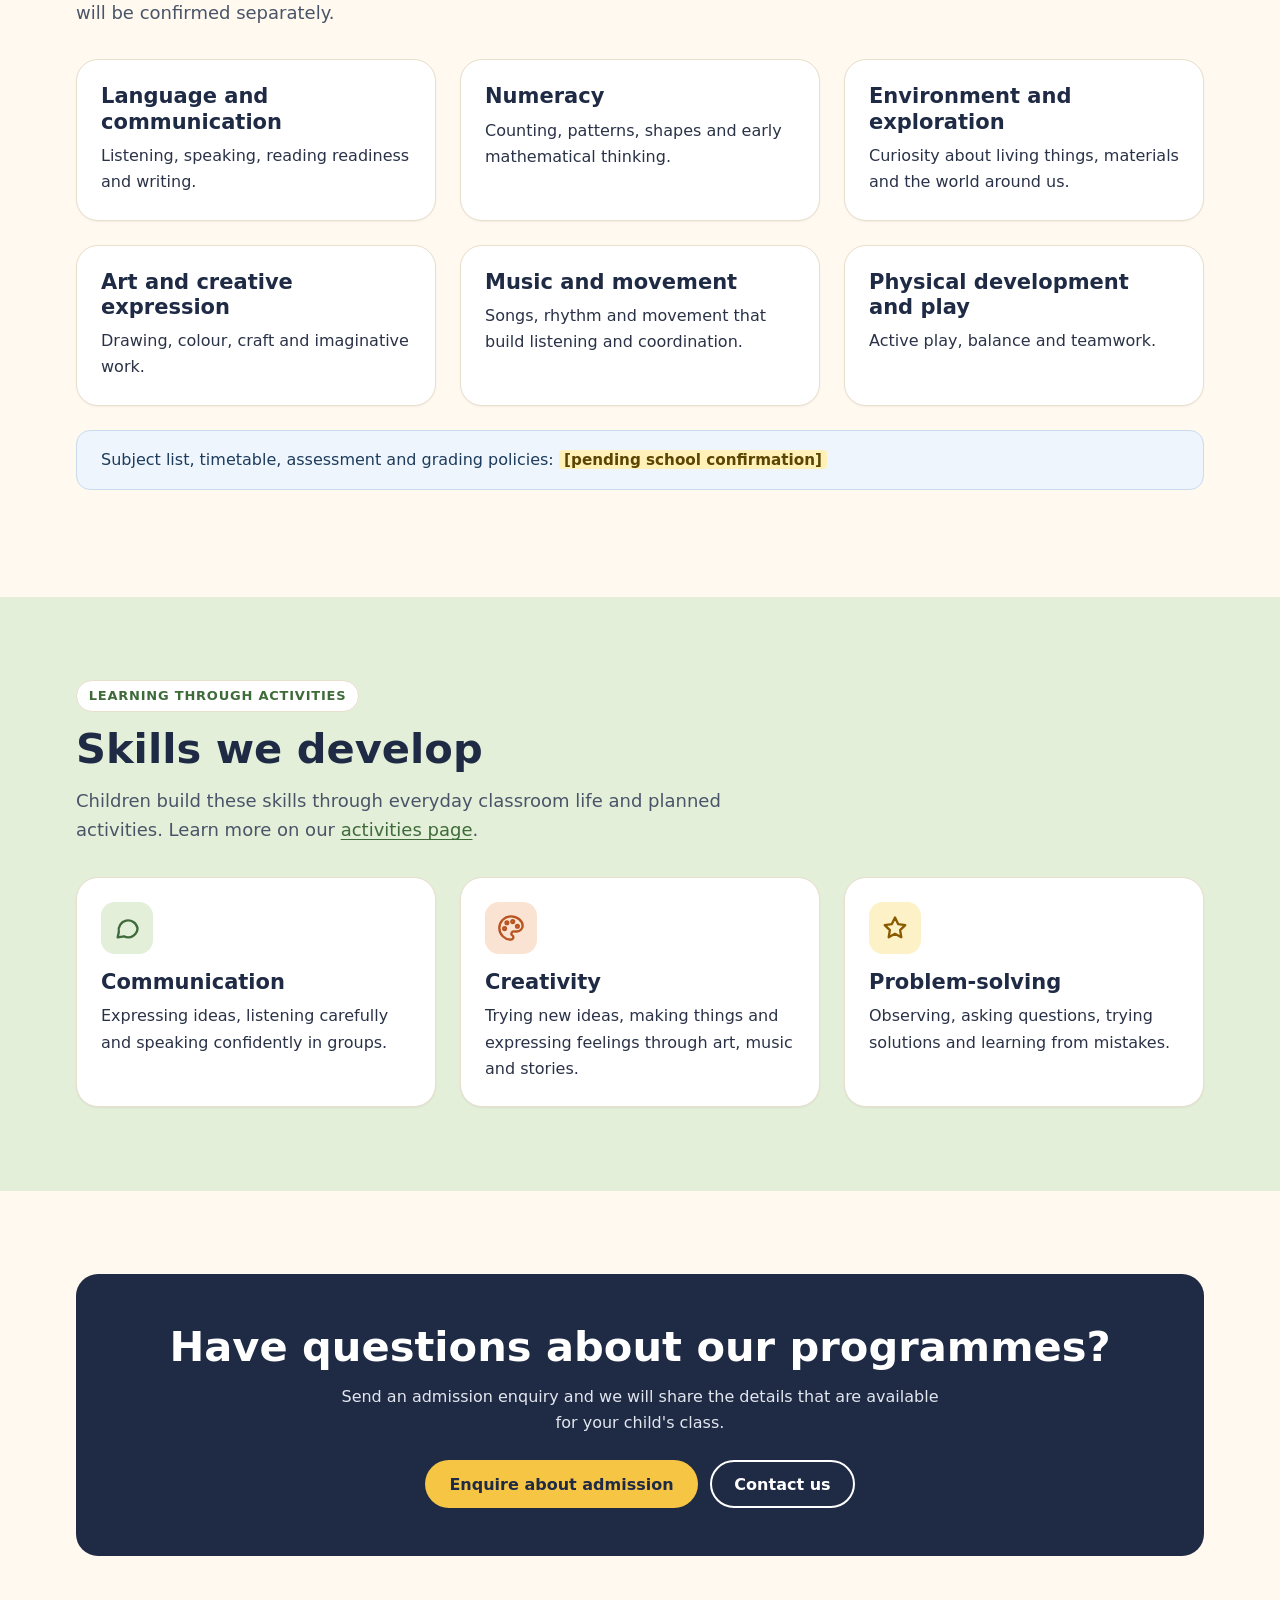
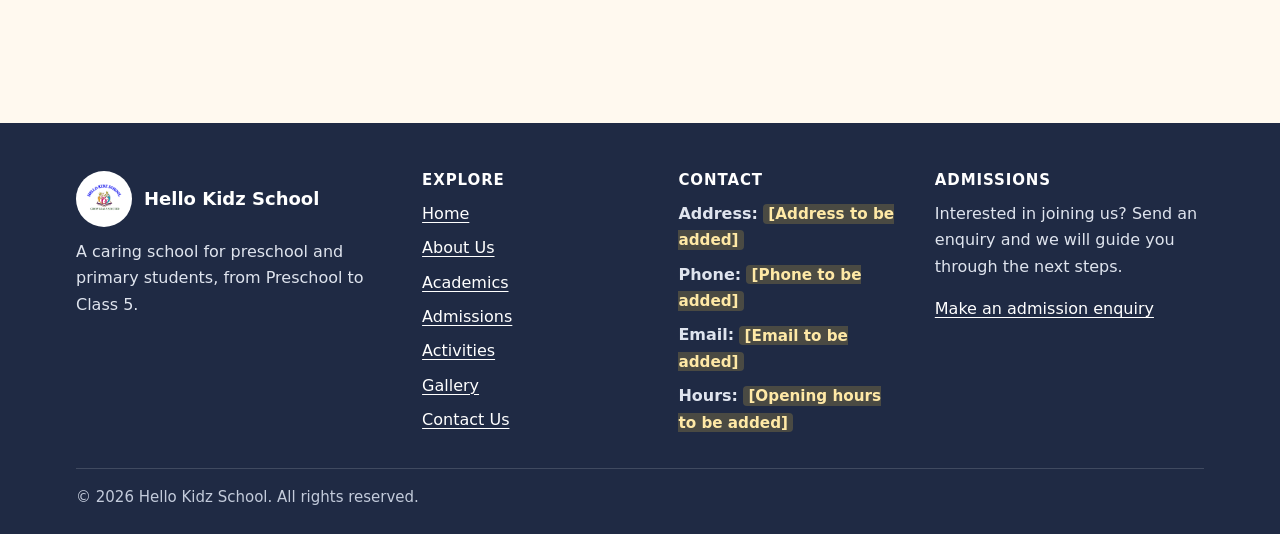
<file: frontend/academics.html>
<!DOCTYPE html>
<html lang="en" class="no-js">
<head>
  <meta charset="utf-8">
  <meta name="viewport" content="width=device-width, initial-scale=1">
  <title>Academics | Hello Kidz School</title>
  <meta name="description" content="An overview of learning at Hello Kidz School, from preschool and early learning through foundational learning and Classes 1 to 5.">
  <link rel="icon" href="images/logoschool.PNG">
  <link rel="stylesheet" href="styles/style.css">
  <link rel="stylesheet" href="styles/responsive.css">
  <script src="scripts/config.js" defer></script>
  <script src="scripts/navigation.js" defer></script>
  <script src="scripts/main.js" defer></script>
</head>
<body>
  <a class="skip-link" href="#main">Skip to main content</a>

  <header class="site-header">
    <div class="container site-header__inner">
      <a class="brand" href="index.html">
        <img class="brand__logo" src="images/logoschool.PNG" alt="" width="52" height="52" data-logo>
        <span class="brand__name">Hello Kidz School
          <span class="brand__tag">Preschool to Class 5</span>
        </span>
      </a>

      <button type="button" class="nav-toggle" aria-expanded="false" aria-controls="primary-nav" aria-label="Open menu">
        <span class="nav-toggle__icon" aria-hidden="true"><span></span><span></span><span></span></span>
        <span class="nav-toggle__label">Menu</span>
      </button>

      <nav class="primary-nav" id="primary-nav" aria-label="Main">
        <ul class="primary-nav__list">
          <li><a class="primary-nav__link" href="index.html">Home</a></li>
          <li><a class="primary-nav__link" href="about.html">About Us</a></li>
          <li><a class="primary-nav__link" href="academics.html" aria-current="page">Academics</a></li>
          <li><a class="primary-nav__link" href="admissions.html">Admissions</a></li>
          <li><a class="primary-nav__link" href="activities.html">Activities</a></li>
          <li><a class="primary-nav__link" href="gallery.html">Gallery</a></li>
          <li><a class="primary-nav__link" href="contact.html">Contact Us</a></li>
        </ul>
        <a class="btn btn--primary btn--small header-cta" href="admissions.html#enquiry">Enquire about admission</a>
      </nav>
    </div>
  </header>

  <main id="main" tabindex="-1">
    <section class="page-hero" aria-labelledby="academics-title">
      <div class="container">
        <p class="page-hero__crumbs"><a href="index.html">Home</a> / Academics</p>
        <h1 id="academics-title">Academics</h1>
        <p class="page-hero__lead">A general overview of how we support learning from preschool through Class 5. Detailed programme information is shared by the school during the admission process.</p>
      </div>
    </section>

    <section class="section" aria-labelledby="preschool-title">
      <div class="container">
        <div class="grid grid--2">
          <article class="card card--accent-yellow">
            <span class="eyebrow">Stage 1</span>
            <h2 id="preschool-title">Preschool and early learning</h2>
            <p>Early learning builds the habits, language and social skills children need for school. Through routines, stories, play and guided activities, children explore the world around them.</p>
            <p class="form-note">Age groups and programme details: <span class="todo">[to be confirmed by the school]</span></p>
          </article>
          <article class="card card--accent-green">
            <span class="eyebrow">Stage 2</span>
            <h2>Foundational learning</h2>
            <p>Foundational learning focuses on listening and speaking, early reading readiness, number sense and good learning habits, introduced at a pace suited to each child.</p>
            <p class="form-note">Programme details: <span class="todo">[to be confirmed by the school]</span></p>
          </article>
        </div>
      </div>
    </section>

    <section class="section section--tinted" aria-labelledby="primary-title">
      <div class="container split">
        <div>
          <span class="eyebrow">Stage 3</span>
          <h2 id="primary-title">Primary education, Class 1 to Class 5</h2>
          <p>Our primary classes build on early foundations. Learning is planned in age-appropriate steps across core areas, and is supported with activities, projects and group work.</p>
          <p><span class="todo">[Subjects, timetable, assessment and curriculum details, to be confirmed by the school]</span></p>
        </div>
        <div class="card">
          <h3>Classes offered</h3>
          <ul class="chip-list" aria-label="Primary classes">
            <li class="chip">Class 1</li>
            <li class="chip">Class 2</li>
            <li class="chip">Class 3</li>
            <li class="chip">Class 4</li>
            <li class="chip">Class 5</li>
          </ul>
        </div>
      </div>
    </section>

    <section class="section" aria-labelledby="areas-title">
      <div class="container">
        <div class="section__header">
          <span class="eyebrow">General learning areas</span>
          <h2 id="areas-title">Areas of learning we cover</h2>
          <p class="section__intro">These are general areas of learning. The school's subject list and timetable will be confirmed separately.</p>
        </div>
        <div class="grid grid--3">
          <article class="card"><h3>Language and communication</h3><p>Listening, speaking, reading readiness and writing.</p></article>
          <article class="card"><h3>Numeracy</h3><p>Counting, patterns, shapes and early mathematical thinking.</p></article>
          <article class="card"><h3>Environment and exploration</h3><p>Curiosity about living things, materials and the world around us.</p></article>
          <article class="card"><h3>Art and creative expression</h3><p>Drawing, colour, craft and imaginative work.</p></article>
          <article class="card"><h3>Music and movement</h3><p>Songs, rhythm and movement that build listening and coordination.</p></article>
          <article class="card"><h3>Physical development and play</h3><p>Active play, balance and teamwork.</p></article>
        </div>
        <div class="notice notice--info" style="margin-top: var(--space-5);">
          <p>Subject list, timetable, assessment and grading policies: <span class="todo">[pending school confirmation]</span></p>
        </div>
      </div>
    </section>

    <section class="section section--green" aria-labelledby="skills-title">
      <div class="container">
        <div class="section__header">
          <span class="eyebrow">Learning through activities</span>
          <h2 id="skills-title">Skills we develop</h2>
          <p class="section__intro">Children build these skills through everyday classroom life and planned activities. Learn more on our <a href="activities.html">activities page</a>.</p>
        </div>
        <div class="grid grid--3">
          <article class="card card--hoverable">
            <span class="card__icon card__icon--green" aria-hidden="true"><svg viewBox="0 0 24 24" fill="none" stroke="currentColor" stroke-width="2" stroke-linecap="round" stroke-linejoin="round" focusable="false"><path d="M21 12a8 8 0 0 1-11.6 7.1L4 20l1-4.6A8 8 0 1 1 21 12z"/></svg></span>
            <h3>Communication</h3>
            <p>Expressing ideas, listening carefully and speaking confidently in groups.</p>
          </article>
          <article class="card card--hoverable">
            <span class="card__icon card__icon--orange" aria-hidden="true"><svg viewBox="0 0 24 24" fill="none" stroke="currentColor" stroke-width="2" stroke-linecap="round" stroke-linejoin="round" focusable="false"><circle cx="13.5" cy="6.5" r="1.2"/><circle cx="17.5" cy="10.5" r="1.2"/><circle cx="8.5" cy="7.5" r="1.2"/><circle cx="6.5" cy="12.5" r="1.2"/><path d="M12 2a10 10 0 1 0 0 20 2 2 0 0 0 1.5-3.3 2 2 0 0 1 1.5-3.7H17a5 5 0 0 0 5-5C22 6 17.5 2 12 2z"/></svg></span>
            <h3>Creativity</h3>
            <p>Trying new ideas, making things and expressing feelings through art, music and stories.</p>
          </article>
          <article class="card card--hoverable">
            <span class="card__icon card__icon--yellow" aria-hidden="true"><svg viewBox="0 0 24 24" fill="none" stroke="currentColor" stroke-width="2" stroke-linecap="round" stroke-linejoin="round" focusable="false"><path d="M12 3l2.7 5.6 6.1.9-4.4 4.3 1 6.1L12 17l-5.4 2.9 1-6.1-4.4-4.3 6.1-.9z"/></svg></span>
            <h3>Problem-solving</h3>
            <p>Observing, asking questions, trying solutions and learning from mistakes.</p>
          </article>
        </div>
      </div>
    </section>

    <section class="section" aria-labelledby="academics-cta-title">
      <div class="container">
        <div class="cta-band">
          <h2 id="academics-cta-title">Have questions about our programmes?</h2>
          <p>Send an admission enquiry and we will share the details that are available for your child's class.</p>
          <div class="btn-row">
            <a class="btn btn--primary" href="admissions.html#enquiry">Enquire about admission</a>
            <a class="btn btn--secondary" href="contact.html">Contact us</a>
          </div>
        </div>
      </div>
    </section>
  </main>

  <footer class="site-footer">
    <div class="container">
      <div class="site-footer__grid">
        <div>
          <p class="site-footer__brand">
            <img data-logo src="images/logoschool.PNG" alt="" width="56" height="56">
            <span>Hello Kidz School</span>
          </p>
          <p>A caring school for preschool and primary students, from Preschool to Class 5.</p>
        </div>

        <nav aria-labelledby="footer-explore">
          <h2 id="footer-explore">Explore</h2>
          <ul class="site-footer__list">
            <li><a href="index.html">Home</a></li>
            <li><a href="about.html">About Us</a></li>
            <li><a href="academics.html">Academics</a></li>
            <li><a href="admissions.html">Admissions</a></li>
            <li><a href="activities.html">Activities</a></li>
            <li><a href="gallery.html">Gallery</a></li>
            <li><a href="contact.html">Contact Us</a></li>
          </ul>
        </nav>

        <div>
          <h2>Contact</h2>
          <ul class="site-footer__list">
            <li><strong>Address:</strong> <span data-contact="address" class="todo">[Address to be added]</span></li>
            <li><strong>Phone:</strong> <span data-contact="phone" class="todo">[Phone to be added]</span></li>
            <li><strong>Email:</strong> <span data-contact="email" class="todo">[Email to be added]</span></li>
            <li><strong>Hours:</strong> <span data-contact="openingHours" class="todo">[Opening hours to be added]</span></li>
          </ul>
        </div>

        <div>
          <h2>Admissions</h2>
          <p>Interested in joining us? Send an enquiry and we will guide you through the next steps.</p>
          <p><a href="admissions.html#enquiry">Make an admission enquiry</a></p>
        </div>
      </div>

      <div class="site-footer__bottom">
        <p>&copy; <span id="current-year">2026</span> Hello Kidz School. All rights reserved.</p>
      </div>
    </div>
  </footer>
</body>
</html>
</file>
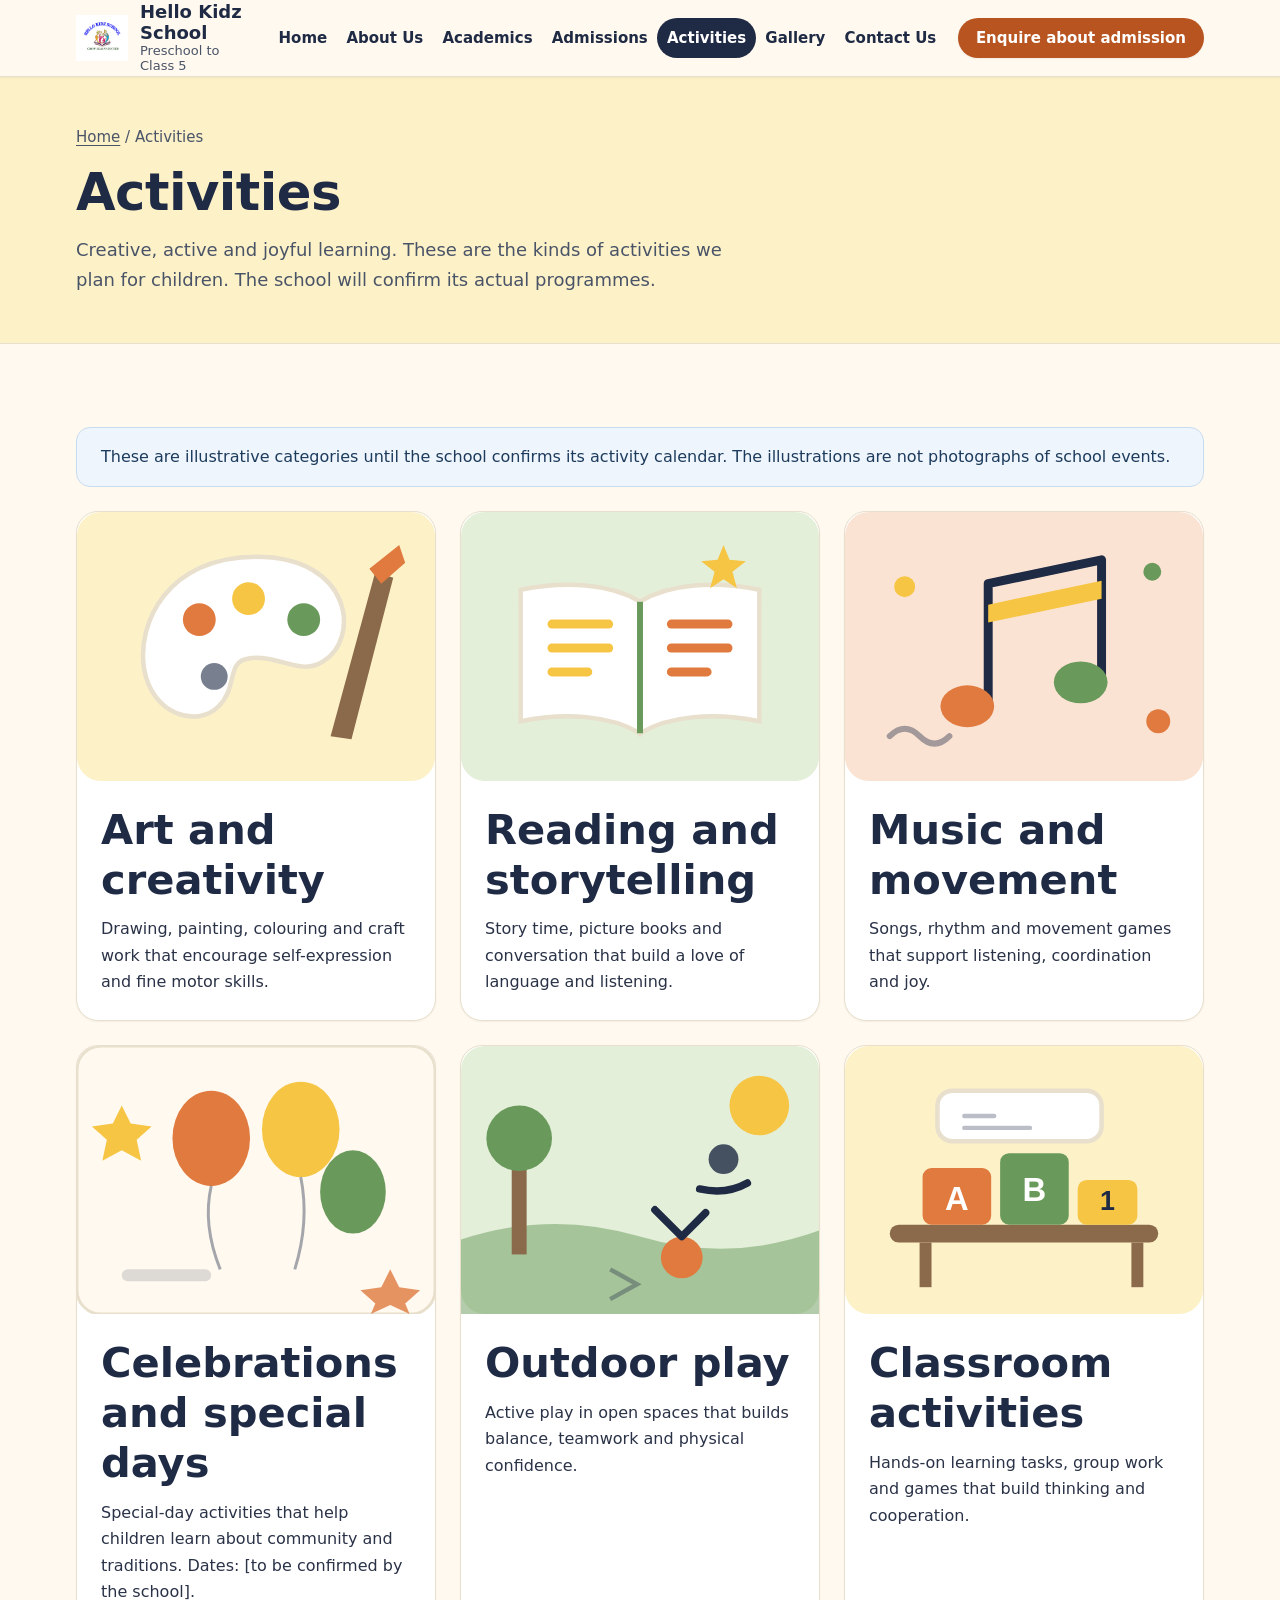
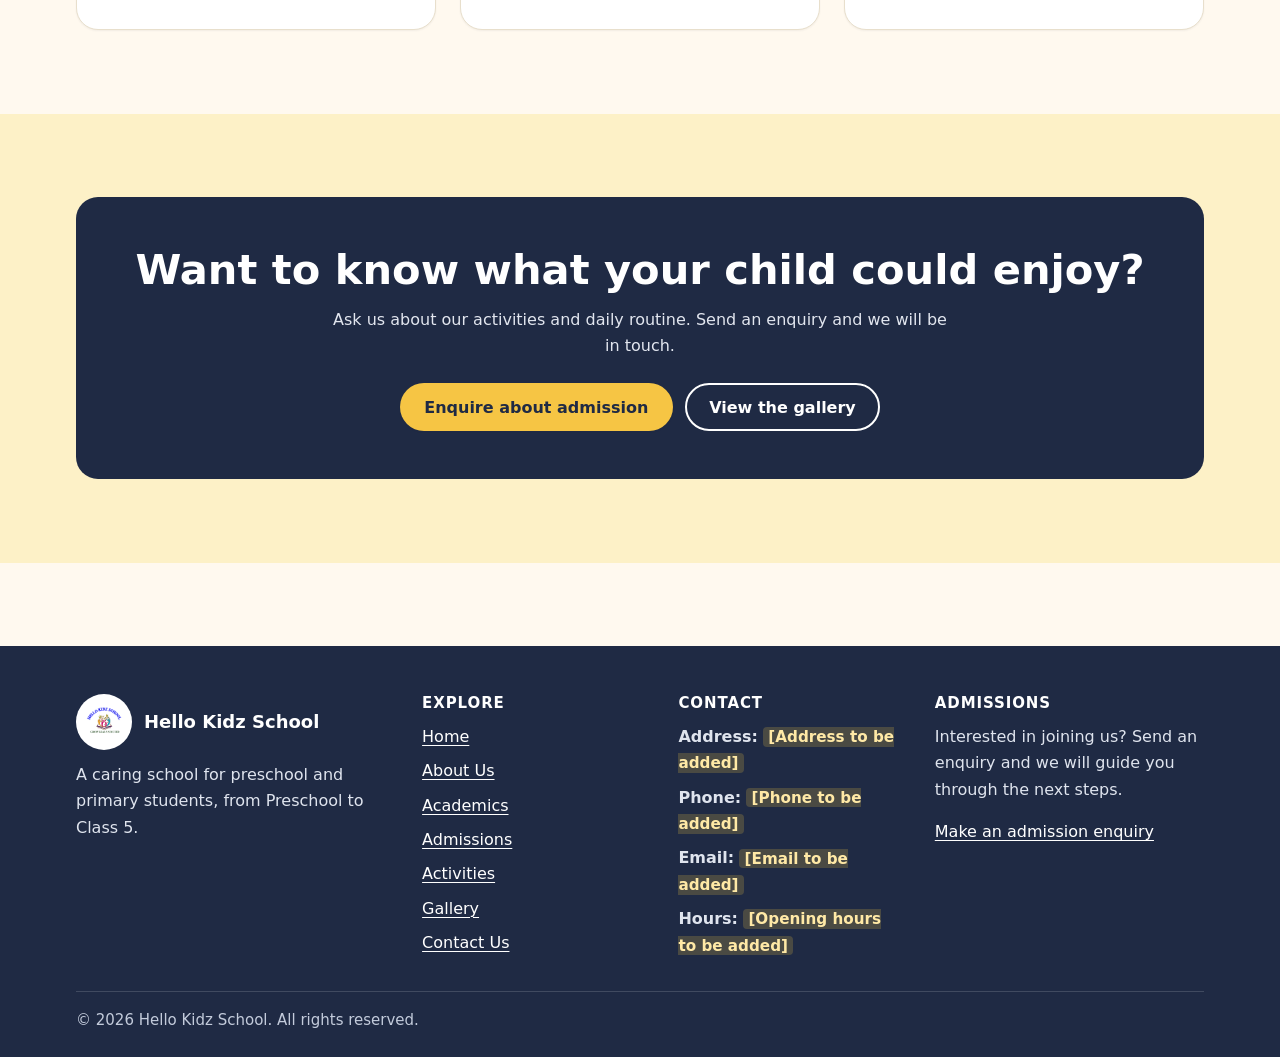
<file: frontend/activities.html>
<!DOCTYPE html>
<html lang="en" class="no-js">
<head>
  <meta charset="utf-8">
  <meta name="viewport" content="width=device-width, initial-scale=1">
  <title>Activities | Hello Kidz School</title>
  <meta name="description" content="Art, reading, music, celebrations, outdoor play and classroom activities at Hello Kidz School. Enquire about admission to learn more.">
  <link rel="icon" href="images/logoschool.PNG">
  <link rel="stylesheet" href="styles/style.css">
  <link rel="stylesheet" href="styles/responsive.css">
  <script src="scripts/config.js" defer></script>
  <script src="scripts/navigation.js" defer></script>
  <script src="scripts/main.js" defer></script>
</head>
<body>
  <a class="skip-link" href="#main">Skip to main content</a>

  <header class="site-header">
    <div class="container site-header__inner">
      <a class="brand" href="index.html">
        <img class="brand__logo" src="images/logoschool.PNG" alt="" width="52" height="52" data-logo>
        <span class="brand__name">Hello Kidz School
          <span class="brand__tag">Preschool to Class 5</span>
        </span>
      </a>

      <button type="button" class="nav-toggle" aria-expanded="false" aria-controls="primary-nav" aria-label="Open menu">
        <span class="nav-toggle__icon" aria-hidden="true"><span></span><span></span><span></span></span>
        <span class="nav-toggle__label">Menu</span>
      </button>

      <nav class="primary-nav" id="primary-nav" aria-label="Main">
        <ul class="primary-nav__list">
          <li><a class="primary-nav__link" href="index.html">Home</a></li>
          <li><a class="primary-nav__link" href="about.html">About Us</a></li>
          <li><a class="primary-nav__link" href="academics.html">Academics</a></li>
          <li><a class="primary-nav__link" href="admissions.html">Admissions</a></li>
          <li><a class="primary-nav__link" href="activities.html" aria-current="page">Activities</a></li>
          <li><a class="primary-nav__link" href="gallery.html">Gallery</a></li>
          <li><a class="primary-nav__link" href="contact.html">Contact Us</a></li>
        </ul>
        <a class="btn btn--primary btn--small header-cta" href="admissions.html#enquiry">Enquire about admission</a>
      </nav>
    </div>
  </header>

  <main id="main" tabindex="-1">
    <section class="page-hero" aria-labelledby="activities-title">
      <div class="container">
        <p class="page-hero__crumbs"><a href="index.html">Home</a> / Activities</p>
        <h1 id="activities-title">Activities</h1>
        <p class="page-hero__lead">Creative, active and joyful learning. These are the kinds of activities we plan for children. The school will confirm its actual programmes.</p>
      </div>
    </section>

    <section class="section" aria-labelledby="categories-title">
      <div class="container">
        <div class="notice notice--info">
          <p>These are illustrative categories until the school confirms its activity calendar. The illustrations are not photographs of school events.</p>
        </div>
        <h2 id="categories-title" class="visually-hidden">Activity categories</h2>
        <div class="grid grid--3">
          <article class="activity-tile">
            <img src="images/placeholders/activity-art.svg" alt="Illustration: art and creativity" width="240" height="180" loading="lazy">
            <div class="activity-tile__body">
              <h2>Art and creativity</h2>
              <p>Drawing, painting, colouring and craft work that encourage self-expression and fine motor skills.</p>
            </div>
          </article>
          <article class="activity-tile">
            <img src="images/placeholders/activity-reading.svg" alt="Illustration: reading and storytelling" width="240" height="180" loading="lazy">
            <div class="activity-tile__body">
              <h2>Reading and storytelling</h2>
              <p>Story time, picture books and conversation that build a love of language and listening.</p>
            </div>
          </article>
          <article class="activity-tile">
            <img src="images/placeholders/activity-music.svg" alt="Illustration: music and movement" width="240" height="180" loading="lazy">
            <div class="activity-tile__body">
              <h2>Music and movement</h2>
              <p>Songs, rhythm and movement games that support listening, coordination and joy.</p>
            </div>
          </article>
          <article class="activity-tile">
            <img src="images/placeholders/activity-celebrations.svg" alt="Illustration: celebrations and special days" width="240" height="180" loading="lazy">
            <div class="activity-tile__body">
              <h2>Celebrations and special days</h2>
              <p>Special-day activities that help children learn about community and traditions. Dates: [to be confirmed by the school].</p>
            </div>
          </article>
          <article class="activity-tile">
            <img src="images/placeholders/activity-outdoor.svg" alt="Illustration: outdoor play" width="240" height="180" loading="lazy">
            <div class="activity-tile__body">
              <h2>Outdoor play</h2>
              <p>Active play in open spaces that builds balance, teamwork and physical confidence.</p>
            </div>
          </article>
          <article class="activity-tile">
            <img src="images/placeholders/activity-classroom.svg" alt="Illustration: classroom activities" width="240" height="180" loading="lazy">
            <div class="activity-tile__body">
              <h2>Classroom activities</h2>
              <p>Hands-on learning tasks, group work and games that build thinking and cooperation.</p>
            </div>
          </article>
        </div>
      </div>
    </section>

    <section class="section section--tinted" aria-labelledby="activities-cta-title">
      <div class="container">
        <div class="cta-band">
          <h2 id="activities-cta-title">Want to know what your child could enjoy?</h2>
          <p>Ask us about our activities and daily routine. Send an enquiry and we will be in touch.</p>
          <div class="btn-row">
            <a class="btn btn--primary" href="admissions.html#enquiry">Enquire about admission</a>
            <a class="btn btn--secondary" href="gallery.html">View the gallery</a>
          </div>
        </div>
      </div>
    </section>
  </main>

  <footer class="site-footer">
    <div class="container">
      <div class="site-footer__grid">
        <div>
          <p class="site-footer__brand">
            <img data-logo src="images/logoschool.PNG" alt="" width="56" height="56">
            <span>Hello Kidz School</span>
          </p>
          <p>A caring school for preschool and primary students, from Preschool to Class 5.</p>
        </div>

        <nav aria-labelledby="footer-explore">
          <h2 id="footer-explore">Explore</h2>
          <ul class="site-footer__list">
            <li><a href="index.html">Home</a></li>
            <li><a href="about.html">About Us</a></li>
            <li><a href="academics.html">Academics</a></li>
            <li><a href="admissions.html">Admissions</a></li>
            <li><a href="activities.html">Activities</a></li>
            <li><a href="gallery.html">Gallery</a></li>
            <li><a href="contact.html">Contact Us</a></li>
          </ul>
        </nav>

        <div>
          <h2>Contact</h2>
          <ul class="site-footer__list">
            <li><strong>Address:</strong> <span data-contact="address" class="todo">[Address to be added]</span></li>
            <li><strong>Phone:</strong> <span data-contact="phone" class="todo">[Phone to be added]</span></li>
            <li><strong>Email:</strong> <span data-contact="email" class="todo">[Email to be added]</span></li>
            <li><strong>Hours:</strong> <span data-contact="openingHours" class="todo">[Opening hours to be added]</span></li>
          </ul>
        </div>

        <div>
          <h2>Admissions</h2>
          <p>Interested in joining us? Send an enquiry and we will guide you through the next steps.</p>
          <p><a href="admissions.html#enquiry">Make an admission enquiry</a></p>
        </div>
      </div>

      <div class="site-footer__bottom">
        <p>&copy; <span id="current-year">2026</span> Hello Kidz School. All rights reserved.</p>
      </div>
    </div>
  </footer>
</body>
</html>
</file>
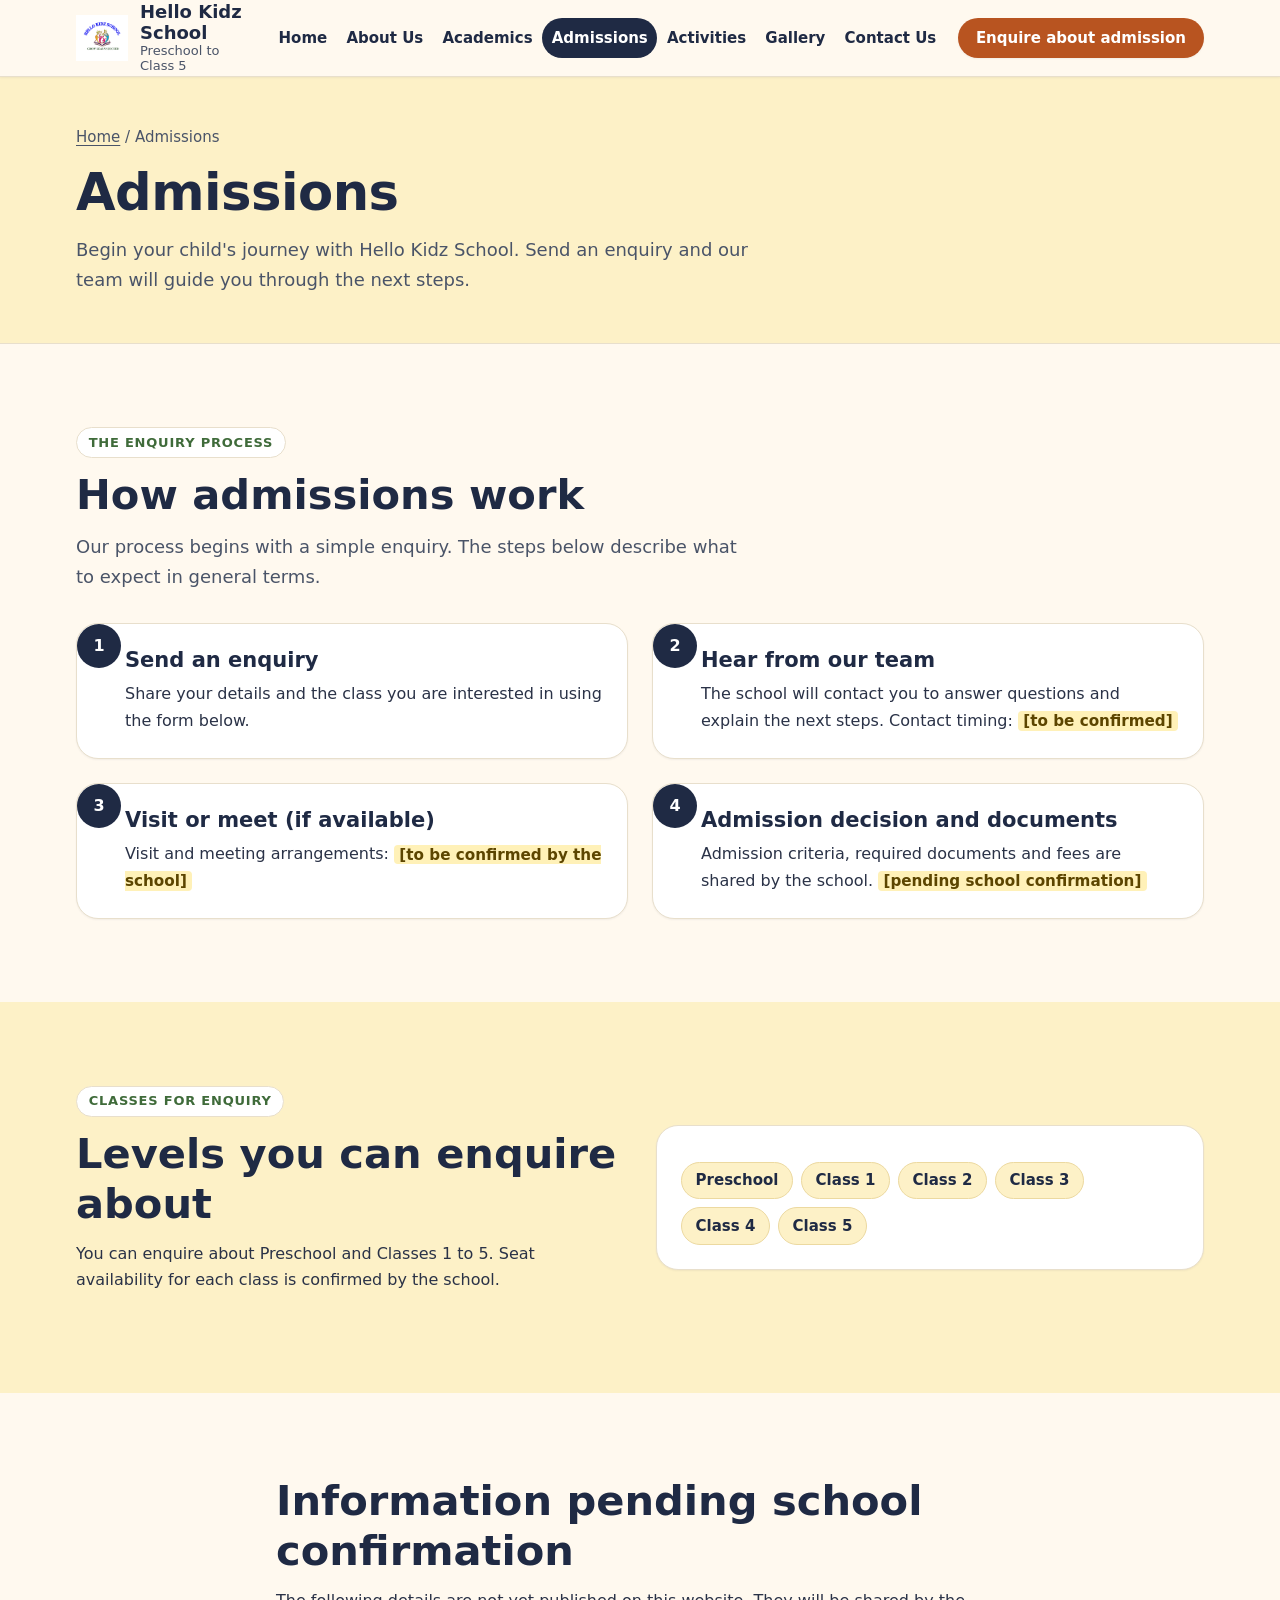
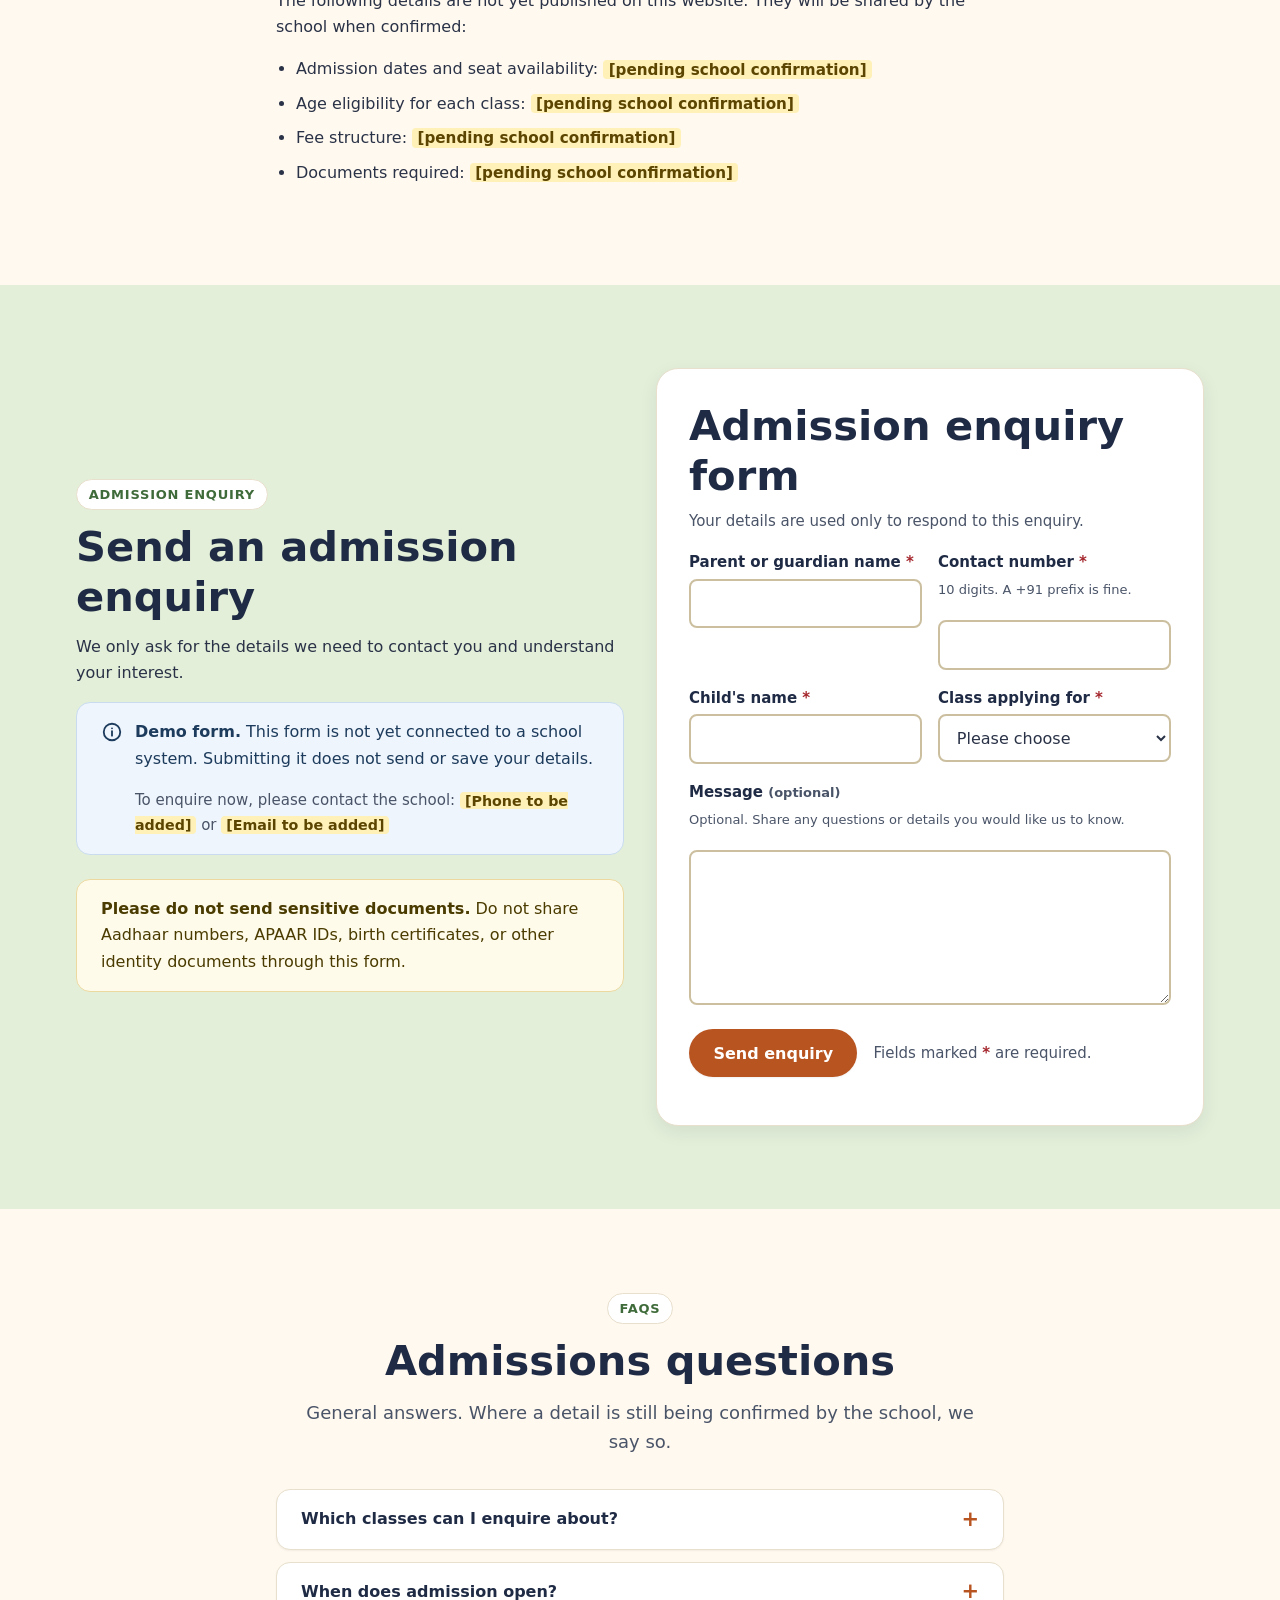
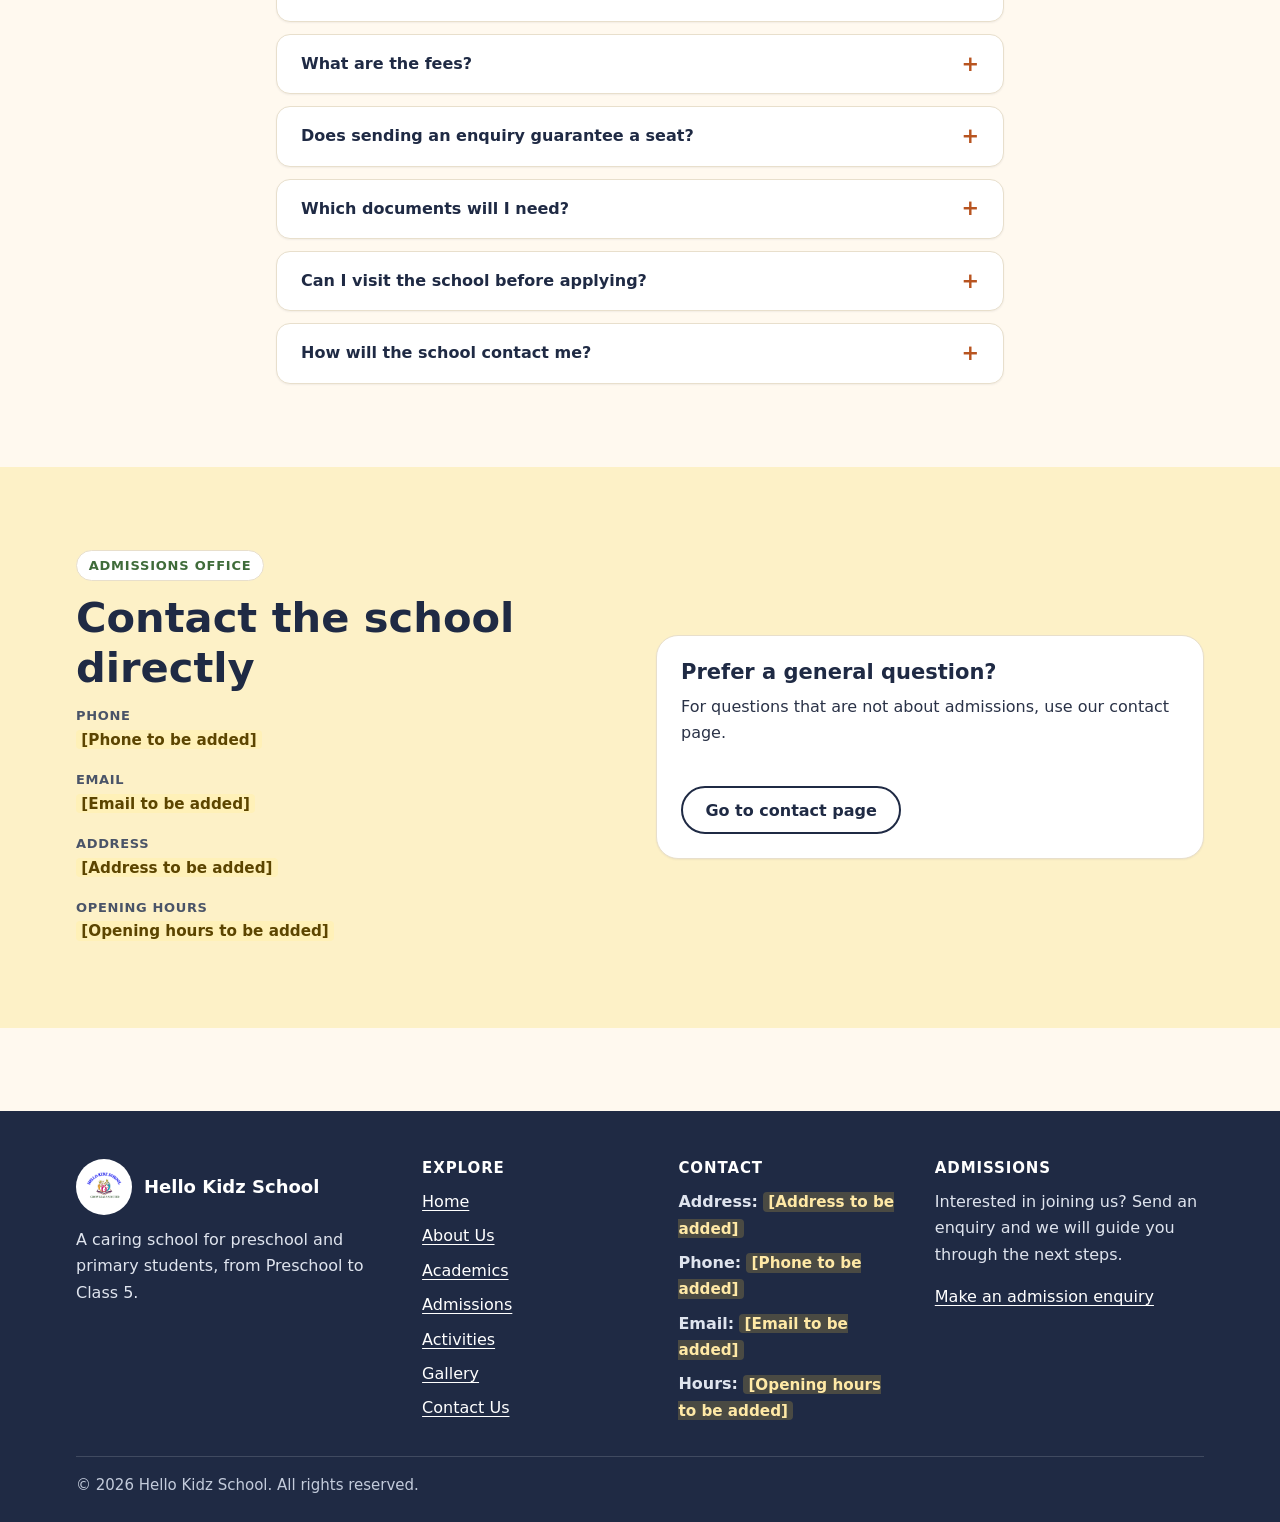
<file: frontend/admissions.html>
<!DOCTYPE html>
<html lang="en" class="no-js">
<head>
  <meta charset="utf-8">
  <meta name="viewport" content="width=device-width, initial-scale=1">
  <title>Admissions Enquiry | Hello Kidz School</title>
  <meta name="description" content="Start an admission enquiry at Hello Kidz School. Learn about the enquiry process, the classes you can enquire about, and frequently asked questions.">
  <link rel="icon" href="images/logoschool.PNG">
  <link rel="stylesheet" href="styles/style.css">
  <link rel="stylesheet" href="styles/responsive.css">
  <script src="scripts/config.js" defer></script>
  <script src="scripts/navigation.js" defer></script>
  <script src="scripts/forms.js" defer></script>
  <script src="scripts/main.js" defer></script>
</head>
<body>
  <a class="skip-link" href="#main">Skip to main content</a>

  <header class="site-header">
    <div class="container site-header__inner">
      <a class="brand" href="index.html">
        <img class="brand__logo" src="images/logoschool.PNG" alt="" width="52" height="52" data-logo>
        <span class="brand__name">Hello Kidz School
          <span class="brand__tag">Preschool to Class 5</span>
        </span>
      </a>

      <button type="button" class="nav-toggle" aria-expanded="false" aria-controls="primary-nav" aria-label="Open menu">
        <span class="nav-toggle__icon" aria-hidden="true"><span></span><span></span><span></span></span>
        <span class="nav-toggle__label">Menu</span>
      </button>

      <nav class="primary-nav" id="primary-nav" aria-label="Main">
        <ul class="primary-nav__list">
          <li><a class="primary-nav__link" href="index.html">Home</a></li>
          <li><a class="primary-nav__link" href="about.html">About Us</a></li>
          <li><a class="primary-nav__link" href="academics.html">Academics</a></li>
          <li><a class="primary-nav__link" href="admissions.html" aria-current="page">Admissions</a></li>
          <li><a class="primary-nav__link" href="activities.html">Activities</a></li>
          <li><a class="primary-nav__link" href="gallery.html">Gallery</a></li>
          <li><a class="primary-nav__link" href="contact.html">Contact Us</a></li>
        </ul>
        <a class="btn btn--primary btn--small header-cta" href="admissions.html#enquiry">Enquire about admission</a>
      </nav>
    </div>
  </header>

  <main id="main" tabindex="-1">
    <section class="page-hero" aria-labelledby="admissions-title">
      <div class="container">
        <p class="page-hero__crumbs"><a href="index.html">Home</a> / Admissions</p>
        <h1 id="admissions-title">Admissions</h1>
        <p class="page-hero__lead">Begin your child's journey with Hello Kidz School. Send an enquiry and our team will guide you through the next steps.</p>
      </div>
    </section>

    <section class="section" aria-labelledby="process-title">
      <div class="container">
        <div class="section__header">
          <span class="eyebrow">The enquiry process</span>
          <h2 id="process-title">How admissions work</h2>
          <p class="section__intro">Our process begins with a simple enquiry. The steps below describe what to expect in general terms.</p>
        </div>
        <div class="grid grid--2">
          <div class="card step">
            <span class="step__number" aria-hidden="true">1</span>
            <h3>Send an enquiry</h3>
            <p>Share your details and the class you are interested in using the form below.</p>
          </div>
          <div class="card step">
            <span class="step__number" aria-hidden="true">2</span>
            <h3>Hear from our team</h3>
            <p>The school will contact you to answer questions and explain the next steps. Contact timing: <span class="todo">[to be confirmed]</span></p>
          </div>
          <div class="card step">
            <span class="step__number" aria-hidden="true">3</span>
            <h3>Visit or meet (if available)</h3>
            <p>Visit and meeting arrangements: <span class="todo">[to be confirmed by the school]</span></p>
          </div>
          <div class="card step">
            <span class="step__number" aria-hidden="true">4</span>
            <h3>Admission decision and documents</h3>
            <p>Admission criteria, required documents and fees are shared by the school. <span class="todo">[pending school confirmation]</span></p>
          </div>
        </div>
      </div>
    </section>

    <section class="section section--tinted" aria-labelledby="classes-title">
      <div class="container split">
        <div>
          <span class="eyebrow">Classes for enquiry</span>
          <h2 id="classes-title">Levels you can enquire about</h2>
          <p>You can enquire about Preschool and Classes 1 to 5. Seat availability for each class is confirmed by the school.</p>
        </div>
        <div class="card">
          <ul class="chip-list" aria-label="Levels available for enquiry">
            <li class="chip">Preschool</li>
            <li class="chip">Class 1</li>
            <li class="chip">Class 2</li>
            <li class="chip">Class 3</li>
            <li class="chip">Class 4</li>
            <li class="chip">Class 5</li>
          </ul>
        </div>
      </div>
    </section>

    <section class="section" aria-labelledby="info-title">
      <div class="container container--narrow">
        <h2 id="info-title">Information pending school confirmation</h2>
        <p>The following details are not yet published on this website. They will be shared by the school when confirmed:</p>
        <ul>
          <li>Admission dates and seat availability: <span class="todo">[pending school confirmation]</span></li>
          <li>Age eligibility for each class: <span class="todo">[pending school confirmation]</span></li>
          <li>Fee structure: <span class="todo">[pending school confirmation]</span></li>
          <li>Documents required: <span class="todo">[pending school confirmation]</span></li>
        </ul>
      </div>
    </section>

    <section class="section section--green" id="enquiry" aria-labelledby="form-title">
      <div class="container split">
        <div>
          <span class="eyebrow">Admission enquiry</span>
          <h2 id="form-title">Send an admission enquiry</h2>
          <p>We only ask for the details we need to contact you and understand your interest.</p>
          <div class="notice notice--info" role="note">
            <svg class="notice__icon" viewBox="0 0 24 24" fill="none" stroke="currentColor" stroke-width="2" aria-hidden="true" focusable="false"><circle cx="12" cy="12" r="9"/><path d="M12 11v5M12 8h.01" stroke-linecap="round"/></svg>
            <div>
              <p><strong>Demo form.</strong> This form is not yet connected to a school system. Submitting it does not send or save your details.</p>
              <p class="form-note">To enquire now, please contact the school: <span data-contact="phone" class="todo">[Phone to be added]</span> or <span data-contact="email" class="todo">[Email to be added]</span></p>
            </div>
          </div>
          <div class="notice">
            <p><strong>Please do not send sensitive documents.</strong> Do not share Aadhaar numbers, APAAR IDs, birth certificates, or other identity documents through this form.</p>
          </div>
        </div>
        <form class="form-card " data-enquiry-form data-form-name="admissions-enquiry" novalidate>
            <h2>Admission enquiry form</h2>
            <p class="form-note">Your details are used only to respond to this enquiry.</p>
            <div class="form-grid" style="margin-top: var(--space-4);">
              <div class="field">
              <label for="admissions-parent-name">Parent or guardian name <span class="field__required" aria-hidden="true">*</span></label>
              <input id="admissions-parent-name" name="parentName" type="text" required autocomplete="name" data-rule="name" data-error-required="Please enter the parent or guardian's name." maxlength="80" aria-describedby="admissions-parent-name-error">
              <p class="field__error" id="admissions-parent-name-error"></p>
            </div>
              <div class="field">
              <label for="admissions-phone">Contact number <span class="field__required" aria-hidden="true">*</span></label>
              <p class="field__hint" id="admissions-phone-hint">10 digits. A +91 prefix is fine.</p>
              <input id="admissions-phone" name="phone" type="tel" required autocomplete="tel" data-rule="phone" data-error-required="Please enter a contact number." aria-describedby="admissions-phone-hint admissions-phone-error">
              <p class="field__error" id="admissions-phone-error"></p>
            </div>
              <div class="field">
              <label for="admissions-child-name">Child's name <span class="field__required" aria-hidden="true">*</span></label>
              <input id="admissions-child-name" name="childName" type="text" required autocomplete="off" data-rule="name" data-error-required="Please enter your child's name." maxlength="80" aria-describedby="admissions-child-name-error">
              <p class="field__error" id="admissions-child-name-error"></p>
            </div>
              <div class="field">
              <label for="admissions-class">Class applying for <span class="field__required" aria-hidden="true">*</span></label>
              <select id="admissions-class" name="classApplying" required data-error-required="Please choose the class you are applying for." aria-describedby="admissions-class-error">
                <option value="">Please choose</option>
                <option value="Preschool">Preschool</option>
                <option value="Class 1">Class 1</option>
                <option value="Class 2">Class 2</option>
                <option value="Class 3">Class 3</option>
                <option value="Class 4">Class 4</option>
                <option value="Class 5">Class 5</option>
                <option value="Not sure yet">Not sure yet</option>
              </select>
              <p class="field__error" id="admissions-class-error"></p>
            </div>
              <div class="field field--full">
              <label for="admissions-message">Message <span class="field__hint">(optional)</span></label>
              <p class="field__hint" id="admissions-message-hint">Optional. Share any questions or details you would like us to know.</p>
              <textarea id="admissions-message" name="message" rows="5" maxlength="1000" data-rule="message" aria-describedby="admissions-message-hint admissions-message-error"></textarea>
              <p class="field__error" id="admissions-message-error"></p>
            </div>
            </div>
            <div class="form-actions">
              <button type="submit" class="btn btn--primary">Send enquiry</button>
              <p class="form-note">Fields marked <span class="field__required" aria-hidden="true">*</span> are required.</p>
            </div>
            <div class="form-status" role="status" aria-live="polite"></div>
          </form>
      </div>
    </section>

    <section class="section" id="faq" aria-labelledby="faq-title">
      <div class="container container--narrow">
        <div class="section__header section__header--center">
          <span class="eyebrow">FAQs</span>
          <h2 id="faq-title">Admissions questions</h2>
          <p class="section__intro">General answers. Where a detail is still being confirmed by the school, we say so.</p>
        </div>
        <div class="faq-list">
          <details class="faq-item">
            <summary>Which classes can I enquire about?</summary>
            <div class="faq-item__answer"><p>You can enquire about Preschool and Classes 1 to 5. Seat availability is confirmed by the school.</p></div>
          </details>
          <details class="faq-item">
            <summary>When does admission open?</summary>
            <div class="faq-item__answer"><p>Admission dates are pending school confirmation. Please contact the school for the latest information.</p></div>
          </details>
          <details class="faq-item">
            <summary>What are the fees?</summary>
            <div class="faq-item__answer"><p>Fee information is not published on this website yet. The school will share fee details when they are confirmed.</p></div>
          </details>
          <details class="faq-item">
            <summary>Does sending an enquiry guarantee a seat?</summary>
            <div class="faq-item__answer"><p>No. An enquiry is the first step only. Admission depends on the school's confirmed process and availability.</p></div>
          </details>
          <details class="faq-item">
            <summary>Which documents will I need?</summary>
            <div class="faq-item__answer"><p>The school will share the document list when it is confirmed. Please do not upload or send identity documents such as Aadhaar or APAAR details through this website.</p></div>
          </details>
          <details class="faq-item">
            <summary>Can I visit the school before applying?</summary>
            <div class="faq-item__answer"><p>Please ask us through the enquiry form or by contacting the school. Visit arrangements are pending school confirmation.</p></div>
          </details>
          <details class="faq-item">
            <summary>How will the school contact me?</summary>
            <div class="faq-item__answer"><p>The school will use the contact number and details you provide in your enquiry. Contact timing is to be confirmed.</p></div>
          </details>
        </div>
      </div>
    </section>

    <section class="section section--tinted" aria-labelledby="admissions-contact-title">
      <div class="container split">
        <div>
          <span class="eyebrow">Admissions office</span>
          <h2 id="admissions-contact-title">Contact the school directly</h2>
          <ul class="info-list">
            <li><span class="info-list__label">Phone</span> <span class="info-list__value" data-contact="phone"><span class="todo">[Phone to be added]</span></span></li>
            <li><span class="info-list__label">Email</span> <span class="info-list__value" data-contact="email"><span class="todo">[Email to be added]</span></span></li>
            <li><span class="info-list__label">Address</span> <span class="info-list__value" data-contact="address"><span class="todo">[Address to be added]</span></span></li>
            <li><span class="info-list__label">Opening hours</span> <span class="info-list__value" data-contact="openingHours"><span class="todo">[Opening hours to be added]</span></span></li>
          </ul>
        </div>
        <div class="card">
          <h3>Prefer a general question?</h3>
          <p>For questions that are not about admissions, use our contact page.</p>
          <div class="btn-row"><a class="btn btn--secondary" href="contact.html">Go to contact page</a></div>
        </div>
      </div>
    </section>
  </main>

  <footer class="site-footer">
    <div class="container">
      <div class="site-footer__grid">
        <div>
          <p class="site-footer__brand">
            <img data-logo src="images/logoschool.PNG" alt="" width="56" height="56">
            <span>Hello Kidz School</span>
          </p>
          <p>A caring school for preschool and primary students, from Preschool to Class 5.</p>
        </div>

        <nav aria-labelledby="footer-explore">
          <h2 id="footer-explore">Explore</h2>
          <ul class="site-footer__list">
            <li><a href="index.html">Home</a></li>
            <li><a href="about.html">About Us</a></li>
            <li><a href="academics.html">Academics</a></li>
            <li><a href="admissions.html">Admissions</a></li>
            <li><a href="activities.html">Activities</a></li>
            <li><a href="gallery.html">Gallery</a></li>
            <li><a href="contact.html">Contact Us</a></li>
          </ul>
        </nav>

        <div>
          <h2>Contact</h2>
          <ul class="site-footer__list">
            <li><strong>Address:</strong> <span data-contact="address" class="todo">[Address to be added]</span></li>
            <li><strong>Phone:</strong> <span data-contact="phone" class="todo">[Phone to be added]</span></li>
            <li><strong>Email:</strong> <span data-contact="email" class="todo">[Email to be added]</span></li>
            <li><strong>Hours:</strong> <span data-contact="openingHours" class="todo">[Opening hours to be added]</span></li>
          </ul>
        </div>

        <div>
          <h2>Admissions</h2>
          <p>Interested in joining us? Send an enquiry and we will guide you through the next steps.</p>
          <p><a href="admissions.html#enquiry">Make an admission enquiry</a></p>
        </div>
      </div>

      <div class="site-footer__bottom">
        <p>&copy; <span id="current-year">2026</span> Hello Kidz School. All rights reserved.</p>
      </div>
    </div>
  </footer>
</body>
</html>
</file>
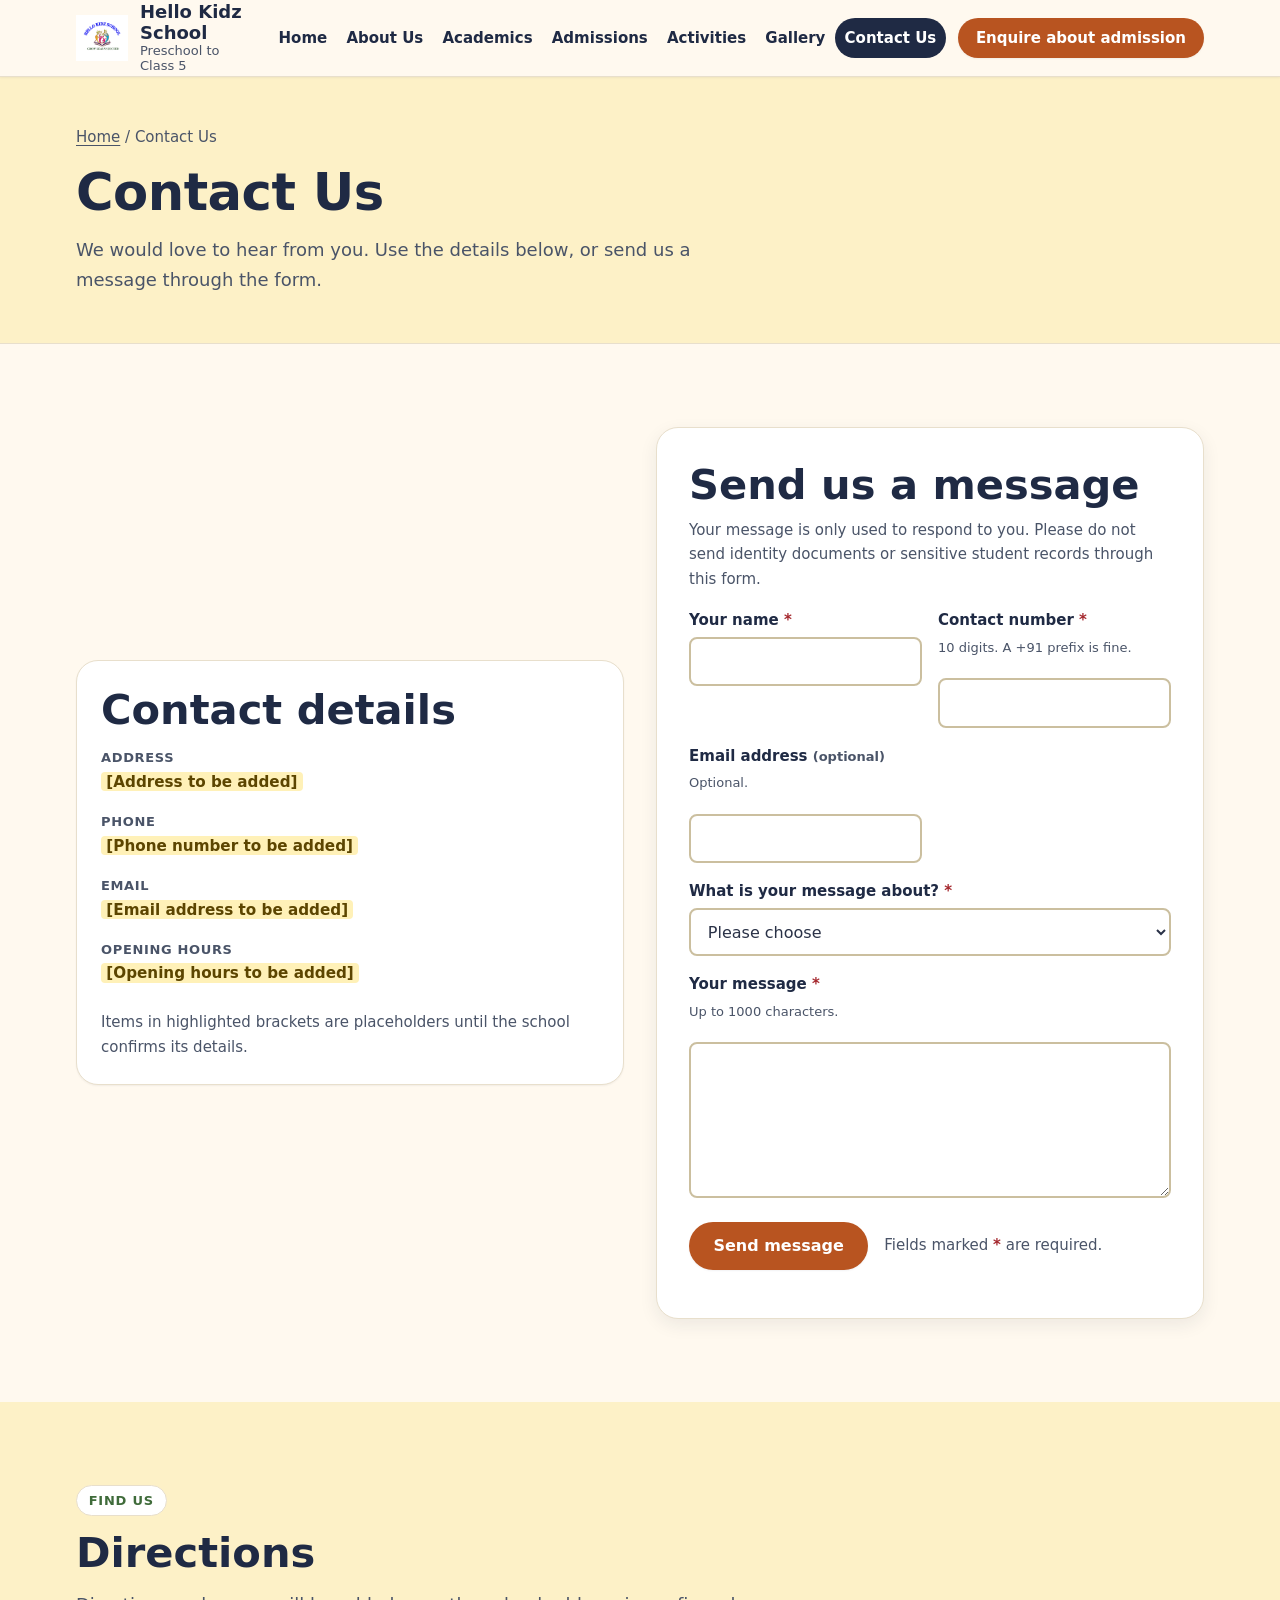
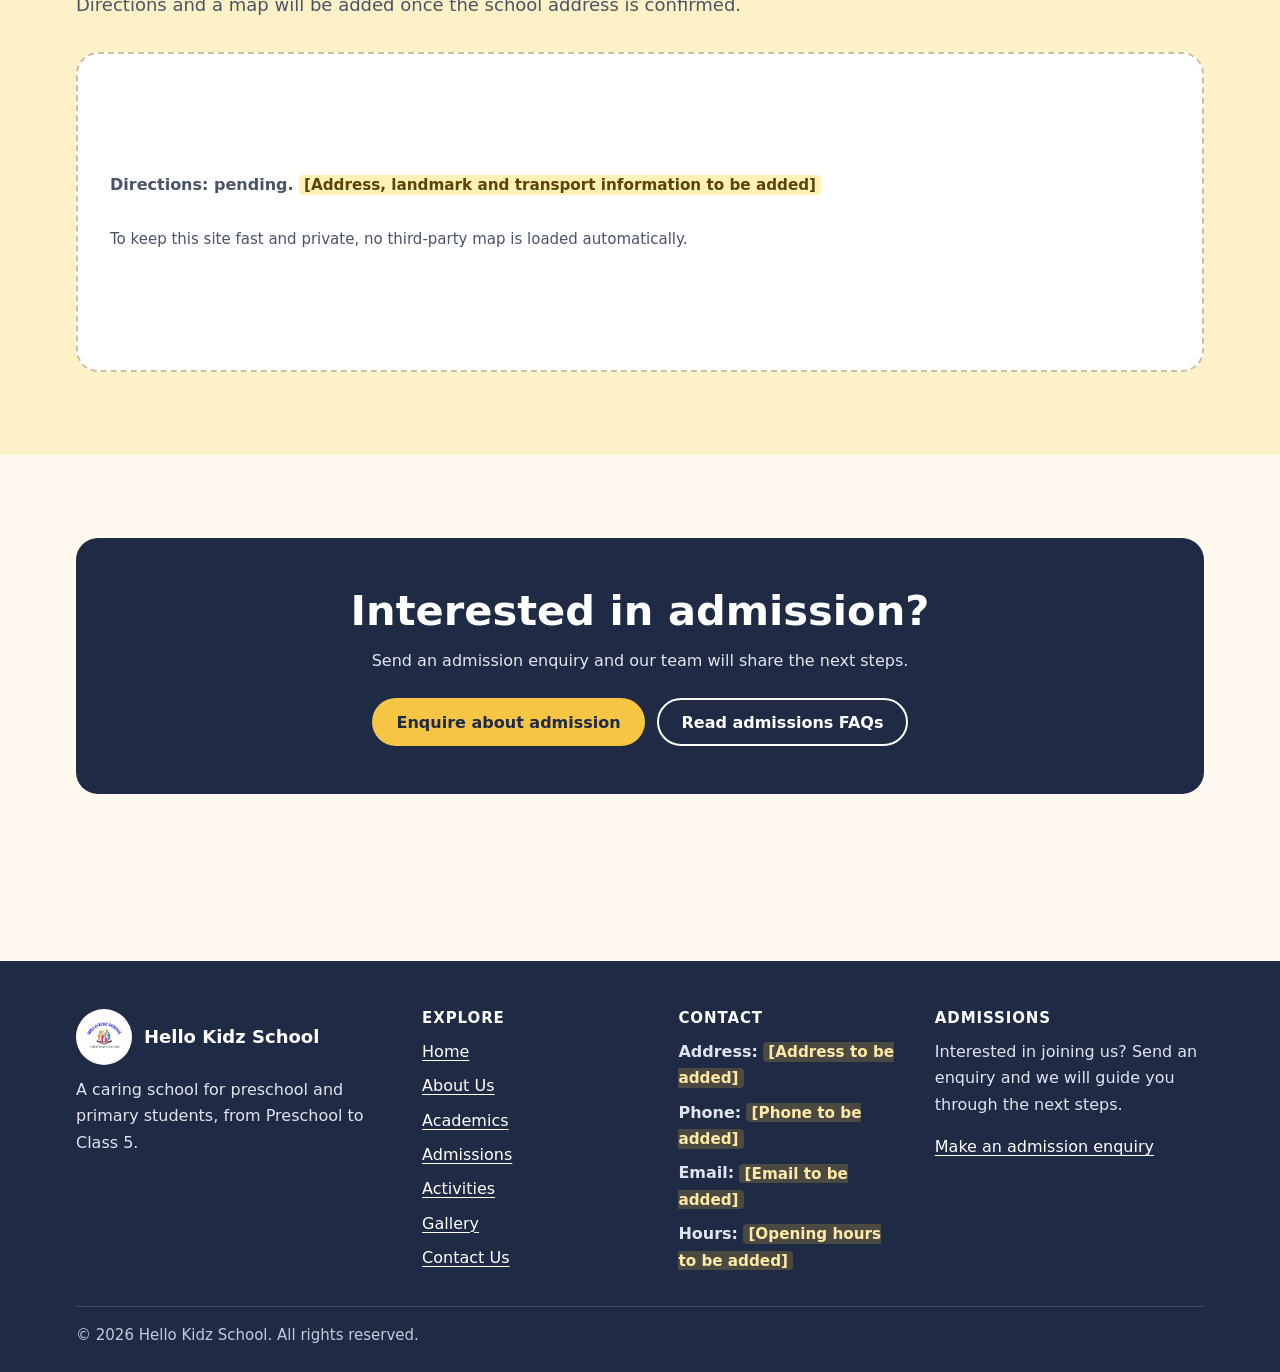
<file: frontend/contact.html>
<!DOCTYPE html>
<html lang="en" class="no-js">
<head>
  <meta charset="utf-8">
  <meta name="viewport" content="width=device-width, initial-scale=1">
  <title>Contact Us | Hello Kidz School</title>
  <meta name="description" content="Contact Hello Kidz School. Find our address, phone and email, opening hours, and send us a message.">
  <link rel="icon" href="images/logoschool.PNG">
  <link rel="stylesheet" href="styles/style.css">
  <link rel="stylesheet" href="styles/responsive.css">
  <script src="scripts/config.js" defer></script>
  <script src="scripts/navigation.js" defer></script>
  <script src="scripts/forms.js" defer></script>
  <script src="scripts/main.js" defer></script>
</head>
<body>
  <a class="skip-link" href="#main">Skip to main content</a>

  <header class="site-header">
    <div class="container site-header__inner">
      <a class="brand" href="index.html">
        <img class="brand__logo" src="images/logoschool.PNG" alt="" width="52" height="52" data-logo>
        <span class="brand__name">Hello Kidz School
          <span class="brand__tag">Preschool to Class 5</span>
        </span>
      </a>

      <button type="button" class="nav-toggle" aria-expanded="false" aria-controls="primary-nav" aria-label="Open menu">
        <span class="nav-toggle__icon" aria-hidden="true"><span></span><span></span><span></span></span>
        <span class="nav-toggle__label">Menu</span>
      </button>

      <nav class="primary-nav" id="primary-nav" aria-label="Main">
        <ul class="primary-nav__list">
          <li><a class="primary-nav__link" href="index.html">Home</a></li>
          <li><a class="primary-nav__link" href="about.html">About Us</a></li>
          <li><a class="primary-nav__link" href="academics.html">Academics</a></li>
          <li><a class="primary-nav__link" href="admissions.html">Admissions</a></li>
          <li><a class="primary-nav__link" href="activities.html">Activities</a></li>
          <li><a class="primary-nav__link" href="gallery.html">Gallery</a></li>
          <li><a class="primary-nav__link" href="contact.html" aria-current="page">Contact Us</a></li>
        </ul>
        <a class="btn btn--primary btn--small header-cta" href="admissions.html#enquiry">Enquire about admission</a>
      </nav>
    </div>
  </header>

  <main id="main" tabindex="-1">
    <section class="page-hero" aria-labelledby="contact-title">
      <div class="container">
        <p class="page-hero__crumbs"><a href="index.html">Home</a> / Contact Us</p>
        <h1 id="contact-title">Contact Us</h1>
        <p class="page-hero__lead">We would love to hear from you. Use the details below, or send us a message through the form.</p>
      </div>
    </section>

    <section class="section" aria-labelledby="details-title">
      <div class="container split">
        <div class="card">
          <h2 id="details-title">Contact details</h2>
          <ul class="info-list">
            <li><span class="info-list__label">Address</span> <span class="info-list__value" data-contact="address"><span class="todo">[Address to be added]</span></span></li>
            <li><span class="info-list__label">Phone</span> <span class="info-list__value" data-contact="phone"><span class="todo">[Phone number to be added]</span></span></li>
            <li><span class="info-list__label">Email</span> <span class="info-list__value" data-contact="email"><span class="todo">[Email address to be added]</span></span></li>
            <li><span class="info-list__label">Opening hours</span> <span class="info-list__value" data-contact="openingHours"><span class="todo">[Opening hours to be added]</span></span></li>
          </ul>
          <p class="form-note" style="margin-top: var(--space-5);">Items in highlighted brackets are placeholders until the school confirms its details.</p>
        </div>

        <form class="form-card " data-enquiry-form data-form-name="contact-message" novalidate>
            <h2>Send us a message</h2>
            <p class="form-note">Your message is only used to respond to you. Please do not send identity documents or sensitive student records through this form.</p>
            <div class="form-grid" style="margin-top: var(--space-4);">
              <div class="field">
              <label for="contact-name">Your name <span class="field__required" aria-hidden="true">*</span></label>
              <input id="contact-name" name="name" type="text" required autocomplete="name" data-rule="name" data-error-required="Please enter your name." maxlength="80" aria-describedby="contact-name-error">
              <p class="field__error" id="contact-name-error"></p>
            </div>
              <div class="field">
              <label for="contact-phone">Contact number <span class="field__required" aria-hidden="true">*</span></label>
              <p class="field__hint" id="contact-phone-hint">10 digits. A +91 prefix is fine.</p>
              <input id="contact-phone" name="phone" type="tel" required autocomplete="tel" data-rule="phone" data-error-required="Please enter a contact number." aria-describedby="contact-phone-hint contact-phone-error">
              <p class="field__error" id="contact-phone-error"></p>
            </div>
              <div class="field">
              <label for="contact-email">Email address <span class="field__hint">(optional)</span></label>
              <p class="field__hint" id="contact-email-hint">Optional.</p>
              <input id="contact-email" name="email" type="email" autocomplete="email" data-rule="email" aria-describedby="contact-email-hint contact-email-error">
              <p class="field__error" id="contact-email-error"></p>
            </div>
              <div class="field field--full">
              <label for="contact-topic">What is your message about? <span class="field__required" aria-hidden="true">*</span></label>
              <select id="contact-topic" name="topic" required data-error-required="Please choose a topic." aria-describedby="contact-topic-error">
                <option value="">Please choose</option>
                <option value="General question">General question</option>
                <option value="Admissions">Admissions</option>
                <option value="Visiting the school">Visiting the school</option>
                <option value="Other">Other</option>
              </select>
              <p class="field__error" id="contact-topic-error"></p>
            </div>
              <div class="field field--full">
              <label for="contact-message">Your message <span class="field__required" aria-hidden="true">*</span></label>
              <p class="field__hint" id="contact-message-hint">Up to 1000 characters.</p>
              <textarea id="contact-message" name="message" rows="5" maxlength="1000" data-rule="message" required data-error-required="Please enter a message." aria-describedby="contact-message-hint contact-message-error"></textarea>
              <p class="field__error" id="contact-message-error"></p>
            </div>
            </div>
            <div class="form-actions">
              <button type="submit" class="btn btn--primary">Send message</button>
              <p class="form-note">Fields marked <span class="field__required" aria-hidden="true">*</span> are required.</p>
            </div>
            <div class="form-status" role="status" aria-live="polite"></div>
          </form>
      </div>
    </section>

    <section class="section section--tinted" aria-labelledby="directions-title">
      <div class="container">
        <div class="section__header">
          <span class="eyebrow">Find us</span>
          <h2 id="directions-title">Directions</h2>
          <p class="section__intro">Directions and a map will be added once the school address is confirmed.</p>
        </div>
        <div class="directions-box">
          <p><strong>Directions: pending.</strong> <span class="todo">[Address, landmark and transport information to be added]</span></p>
          <p class="form-note">To keep this site fast and private, no third-party map is loaded automatically.</p>
        </div>
      </div>
    </section>

    <section class="section" aria-labelledby="contact-cta-title">
      <div class="container">
        <div class="cta-band">
          <h2 id="contact-cta-title">Interested in admission?</h2>
          <p>Send an admission enquiry and our team will share the next steps.</p>
          <div class="btn-row">
            <a class="btn btn--primary" href="admissions.html#enquiry">Enquire about admission</a>
            <a class="btn btn--secondary" href="admissions.html#faq">Read admissions FAQs</a>
          </div>
        </div>
      </div>
    </section>
  </main>

  <footer class="site-footer">
    <div class="container">
      <div class="site-footer__grid">
        <div>
          <p class="site-footer__brand">
            <img data-logo src="images/logoschool.PNG" alt="" width="56" height="56">
            <span>Hello Kidz School</span>
          </p>
          <p>A caring school for preschool and primary students, from Preschool to Class 5.</p>
        </div>

        <nav aria-labelledby="footer-explore">
          <h2 id="footer-explore">Explore</h2>
          <ul class="site-footer__list">
            <li><a href="index.html">Home</a></li>
            <li><a href="about.html">About Us</a></li>
            <li><a href="academics.html">Academics</a></li>
            <li><a href="admissions.html">Admissions</a></li>
            <li><a href="activities.html">Activities</a></li>
            <li><a href="gallery.html">Gallery</a></li>
            <li><a href="contact.html">Contact Us</a></li>
          </ul>
        </nav>

        <div>
          <h2>Contact</h2>
          <ul class="site-footer__list">
            <li><strong>Address:</strong> <span data-contact="address" class="todo">[Address to be added]</span></li>
            <li><strong>Phone:</strong> <span data-contact="phone" class="todo">[Phone to be added]</span></li>
            <li><strong>Email:</strong> <span data-contact="email" class="todo">[Email to be added]</span></li>
            <li><strong>Hours:</strong> <span data-contact="openingHours" class="todo">[Opening hours to be added]</span></li>
          </ul>
        </div>

        <div>
          <h2>Admissions</h2>
          <p>Interested in joining us? Send an enquiry and we will guide you through the next steps.</p>
          <p><a href="admissions.html#enquiry">Make an admission enquiry</a></p>
        </div>
      </div>

      <div class="site-footer__bottom">
        <p>&copy; <span id="current-year">2026</span> Hello Kidz School. All rights reserved.</p>
      </div>
    </div>
  </footer>
</body>
</html>
</file>
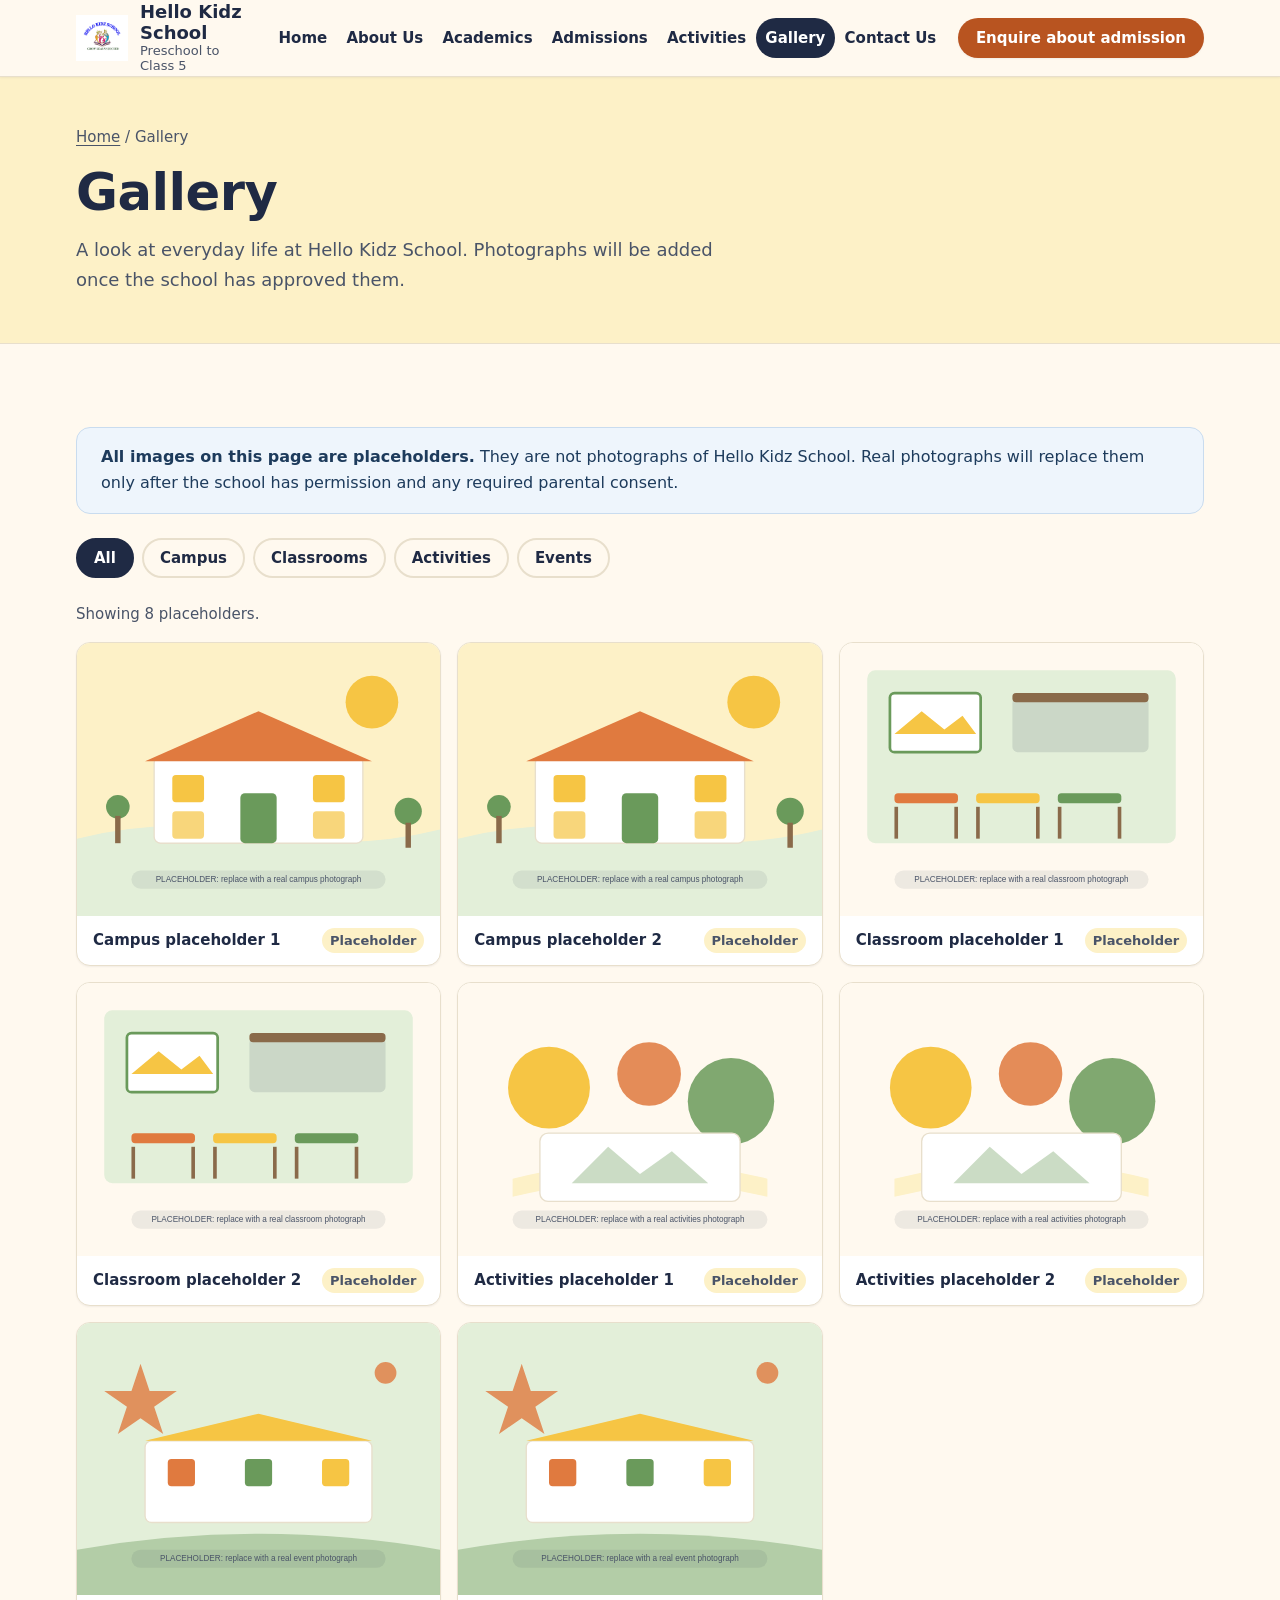
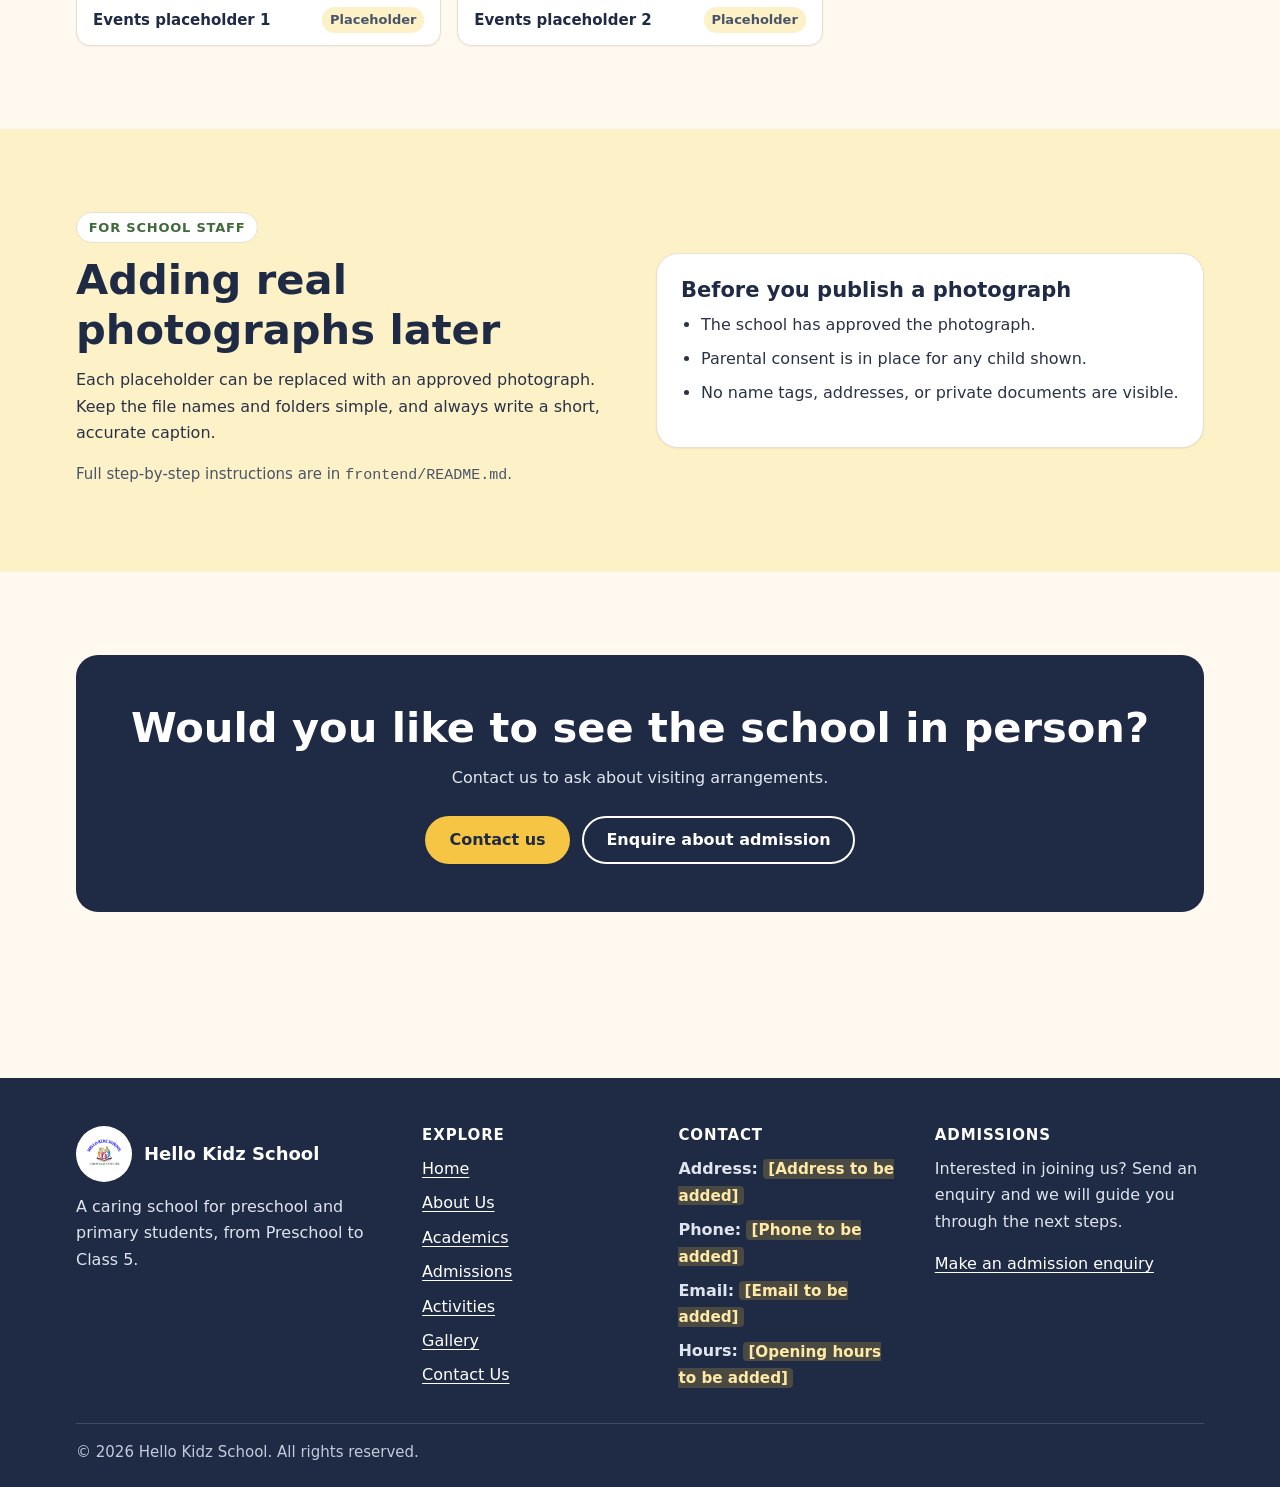
<file: frontend/gallery.html>
<!DOCTYPE html>
<html lang="en" class="no-js">
<head>
  <meta charset="utf-8">
  <meta name="viewport" content="width=device-width, initial-scale=1">
  <title>Gallery | Hello Kidz School</title>
  <meta name="description" content="Browse the Hello Kidz School gallery by campus, classrooms, activities and events. Placeholders are shown until approved photographs are added.">
  <link rel="icon" href="images/logoschool.PNG">
  <link rel="stylesheet" href="styles/style.css">
  <link rel="stylesheet" href="styles/responsive.css">
  <script src="scripts/config.js" defer></script>
  <script src="scripts/navigation.js" defer></script>
  <script src="scripts/gallery.js" defer></script>
  <script src="scripts/main.js" defer></script>
</head>
<body>
  <a class="skip-link" href="#main">Skip to main content</a>

  <header class="site-header">
    <div class="container site-header__inner">
      <a class="brand" href="index.html">
        <img class="brand__logo" src="images/logoschool.PNG" alt="" width="52" height="52" data-logo>
        <span class="brand__name">Hello Kidz School
          <span class="brand__tag">Preschool to Class 5</span>
        </span>
      </a>

      <button type="button" class="nav-toggle" aria-expanded="false" aria-controls="primary-nav" aria-label="Open menu">
        <span class="nav-toggle__icon" aria-hidden="true"><span></span><span></span><span></span></span>
        <span class="nav-toggle__label">Menu</span>
      </button>

      <nav class="primary-nav" id="primary-nav" aria-label="Main">
        <ul class="primary-nav__list">
          <li><a class="primary-nav__link" href="index.html">Home</a></li>
          <li><a class="primary-nav__link" href="about.html">About Us</a></li>
          <li><a class="primary-nav__link" href="academics.html">Academics</a></li>
          <li><a class="primary-nav__link" href="admissions.html">Admissions</a></li>
          <li><a class="primary-nav__link" href="activities.html">Activities</a></li>
          <li><a class="primary-nav__link" href="gallery.html" aria-current="page">Gallery</a></li>
          <li><a class="primary-nav__link" href="contact.html">Contact Us</a></li>
        </ul>
        <a class="btn btn--primary btn--small header-cta" href="admissions.html#enquiry">Enquire about admission</a>
      </nav>
    </div>
  </header>

  <main id="main" tabindex="-1">
    <section class="page-hero" aria-labelledby="gallery-title">
      <div class="container">
        <p class="page-hero__crumbs"><a href="index.html">Home</a> / Gallery</p>
        <h1 id="gallery-title">Gallery</h1>
        <p class="page-hero__lead">A look at everyday life at Hello Kidz School. Photographs will be added once the school has approved them.</p>
      </div>
    </section>

    <section class="section" aria-labelledby="gallery-grid-title">
      <div class="container">
        <div class="notice notice--info">
          <p><strong>All images on this page are placeholders.</strong> They are not photographs of Hello Kidz School. Real photographs will replace them only after the school has permission and any required parental consent.</p>
        </div>

        <h2 id="gallery-grid-title" class="visually-hidden">Gallery photographs</h2>
        <div class="filter-bar" role="group" aria-label="Filter gallery by category">
          <button type="button" class="btn btn--ghost btn--small" data-filter="all" aria-pressed="true">All</button>
          <button type="button" class="btn btn--ghost btn--small" data-filter="campus" aria-pressed="false">Campus</button>
          <button type="button" class="btn btn--ghost btn--small" data-filter="classrooms" aria-pressed="false">Classrooms</button>
          <button type="button" class="btn btn--ghost btn--small" data-filter="activities" aria-pressed="false">Activities</button>
          <button type="button" class="btn btn--ghost btn--small" data-filter="events" aria-pressed="false">Events</button>
        </div>
        <p class="gallery-status" id="gallery-status" role="status" aria-live="polite">Showing all placeholders.</p>

        <div class="gallery-grid">
          <figure class="gallery-item" data-gallery-item data-category="campus">
            <img src="images/placeholders/campus-placeholder.svg" alt="Placeholder for a future campus photograph" width="800" height="600" loading="lazy">
            <figcaption>
              <span>Campus placeholder 1</span>
              <span class="gallery-item__tag">Placeholder</span>
            </figcaption>
          </figure>
          <figure class="gallery-item" data-gallery-item data-category="campus">
            <img src="images/placeholders/campus-placeholder.svg" alt="Placeholder for a future campus photograph" width="800" height="600" loading="lazy">
            <figcaption>
              <span>Campus placeholder 2</span>
              <span class="gallery-item__tag">Placeholder</span>
            </figcaption>
          </figure>
          <figure class="gallery-item" data-gallery-item data-category="classrooms">
            <img src="images/placeholders/classroom-placeholder.svg" alt="Placeholder for a future classrooms photograph" width="800" height="600" loading="lazy">
            <figcaption>
              <span>Classroom placeholder 1</span>
              <span class="gallery-item__tag">Placeholder</span>
            </figcaption>
          </figure>
          <figure class="gallery-item" data-gallery-item data-category="classrooms">
            <img src="images/placeholders/classroom-placeholder.svg" alt="Placeholder for a future classrooms photograph" width="800" height="600" loading="lazy">
            <figcaption>
              <span>Classroom placeholder 2</span>
              <span class="gallery-item__tag">Placeholder</span>
            </figcaption>
          </figure>
          <figure class="gallery-item" data-gallery-item data-category="activities">
            <img src="images/placeholders/activities-placeholder.svg" alt="Placeholder for a future activities photograph" width="800" height="600" loading="lazy">
            <figcaption>
              <span>Activities placeholder 1</span>
              <span class="gallery-item__tag">Placeholder</span>
            </figcaption>
          </figure>
          <figure class="gallery-item" data-gallery-item data-category="activities">
            <img src="images/placeholders/activities-placeholder.svg" alt="Placeholder for a future activities photograph" width="800" height="600" loading="lazy">
            <figcaption>
              <span>Activities placeholder 2</span>
              <span class="gallery-item__tag">Placeholder</span>
            </figcaption>
          </figure>
          <figure class="gallery-item" data-gallery-item data-category="events">
            <img src="images/placeholders/events-placeholder.svg" alt="Placeholder for a future events photograph" width="800" height="600" loading="lazy">
            <figcaption>
              <span>Events placeholder 1</span>
              <span class="gallery-item__tag">Placeholder</span>
            </figcaption>
          </figure>
          <figure class="gallery-item" data-gallery-item data-category="events">
            <img src="images/placeholders/events-placeholder.svg" alt="Placeholder for a future events photograph" width="800" height="600" loading="lazy">
            <figcaption>
              <span>Events placeholder 2</span>
              <span class="gallery-item__tag">Placeholder</span>
            </figcaption>
          </figure>
        </div>
      </div>
    </section>

    <section class="section section--tinted" aria-labelledby="gallery-howto-title">
      <div class="container split">
        <div>
          <span class="eyebrow">For school staff</span>
          <h2 id="gallery-howto-title">Adding real photographs later</h2>
          <p>Each placeholder can be replaced with an approved photograph. Keep the file names and folders simple, and always write a short, accurate caption.</p>
          <p class="form-note">Full step-by-step instructions are in <code>frontend/README.md</code>.</p>
        </div>
        <div class="card">
          <h3>Before you publish a photograph</h3>
          <ul>
            <li>The school has approved the photograph.</li>
            <li>Parental consent is in place for any child shown.</li>
            <li>No name tags, addresses, or private documents are visible.</li>
          </ul>
        </div>
      </div>
    </section>

    <section class="section" aria-labelledby="gallery-cta-title">
      <div class="container">
        <div class="cta-band">
          <h2 id="gallery-cta-title">Would you like to see the school in person?</h2>
          <p>Contact us to ask about visiting arrangements.</p>
          <div class="btn-row">
            <a class="btn btn--primary" href="contact.html">Contact us</a>
            <a class="btn btn--secondary" href="admissions.html#enquiry">Enquire about admission</a>
          </div>
        </div>
      </div>
    </section>
  </main>

  <footer class="site-footer">
    <div class="container">
      <div class="site-footer__grid">
        <div>
          <p class="site-footer__brand">
            <img data-logo src="images/logoschool.PNG" alt="" width="56" height="56">
            <span>Hello Kidz School</span>
          </p>
          <p>A caring school for preschool and primary students, from Preschool to Class 5.</p>
        </div>

        <nav aria-labelledby="footer-explore">
          <h2 id="footer-explore">Explore</h2>
          <ul class="site-footer__list">
            <li><a href="index.html">Home</a></li>
            <li><a href="about.html">About Us</a></li>
            <li><a href="academics.html">Academics</a></li>
            <li><a href="admissions.html">Admissions</a></li>
            <li><a href="activities.html">Activities</a></li>
            <li><a href="gallery.html">Gallery</a></li>
            <li><a href="contact.html">Contact Us</a></li>
          </ul>
        </nav>

        <div>
          <h2>Contact</h2>
          <ul class="site-footer__list">
            <li><strong>Address:</strong> <span data-contact="address" class="todo">[Address to be added]</span></li>
            <li><strong>Phone:</strong> <span data-contact="phone" class="todo">[Phone to be added]</span></li>
            <li><strong>Email:</strong> <span data-contact="email" class="todo">[Email to be added]</span></li>
            <li><strong>Hours:</strong> <span data-contact="openingHours" class="todo">[Opening hours to be added]</span></li>
          </ul>
        </div>

        <div>
          <h2>Admissions</h2>
          <p>Interested in joining us? Send an enquiry and we will guide you through the next steps.</p>
          <p><a href="admissions.html#enquiry">Make an admission enquiry</a></p>
        </div>
      </div>

      <div class="site-footer__bottom">
        <p>&copy; <span id="current-year">2026</span> Hello Kidz School. All rights reserved.</p>
      </div>
    </div>
  </footer>
</body>
</html>
</file>
<file: frontend/styles/style.css>
/* =========================================================
   Hello Kidz School — shared design system and components
   Loaded on every page. Responsive overrides live in responsive.css.
   ========================================================= */

/* ---------- 1. Design tokens ---------- */
:root {
  /* Colours */
  --color-cream: #fff9ef;          /* page background */
  --color-cream-deep: #fdf1c7;     /* soft yellow panels */
  --color-paper: #ffffff;          /* cards */
  --color-yellow: #f6c544;         /* accent (decorative, never for body text) */
  --color-orange: #b85420;         /* primary buttons (white text passes AA) */
  --color-orange-dark: #9a4417;    /* hover state */
  --color-orange-soft: #fbe3d3;
  --color-green: #6a9a5b;          /* decorative green */
  --color-green-dark: #3f6b3a;     /* green text / icons on light backgrounds */
  --color-green-soft: #e3efd9;
  --color-navy: #1f2a44;           /* headings and dark surfaces */
  --color-text: #2a3247;           /* body text */
  --color-muted: #4a5468;          /* secondary text (AA on cream) */
  --color-border: #e8dfcc;
  --color-focus: #1f5fbf;          /* visible focus ring */
  --color-error: #a4262c;
  --color-success: #2f6b2a;
  --color-placeholder-bg: #f3ecdc;

  /* Typography */
  --font-body: "Segoe UI", system-ui, -apple-system, "Helvetica Neue", Arial, sans-serif;
  --font-heading: var(--font-body);
  --text-xs: 0.8125rem;
  --text-sm: 0.9375rem;
  --text-base: 1rem;
  --text-lg: 1.125rem;
  --text-xl: 1.3125rem;
  --text-2xl: 1.625rem;
  --text-3xl: clamp(1.9rem, 1.4rem + 2vw, 2.6rem);
  --text-4xl: clamp(2.2rem, 1.5rem + 3vw, 3.2rem);
  --leading-tight: 1.2;
  --leading-body: 1.65;

  /* Spacing scale */
  --space-1: 0.25rem;
  --space-2: 0.5rem;
  --space-3: 0.75rem;
  --space-4: 1rem;
  --space-5: 1.5rem;
  --space-6: 2rem;
  --space-7: 3rem;
  --space-8: 4rem;
  --section-pad: clamp(3rem, 2rem + 4vw, 5.5rem);

  /* Shape */
  --radius-sm: 8px;
  --radius-md: 14px;
  --radius-lg: 22px;
  --radius-pill: 999px;

  /* Elevation */
  --shadow-sm: 0 1px 2px rgba(31, 42, 68, 0.06);
  --shadow-md: 0 6px 18px rgba(31, 42, 68, 0.08);
  --shadow-lg: 0 14px 34px rgba(31, 42, 68, 0.12);

  /* Layout */
  --container: 1160px;
  --container-narrow: 760px;
  --header-height: 76px;
}

/* ---------- 2. Base ---------- */
*,
*::before,
*::after {
  box-sizing: border-box;
}

html {
  -webkit-text-size-adjust: 100%;
  scroll-behavior: smooth;
  scroll-padding-top: calc(var(--header-height) + var(--space-4));
}

@media (prefers-reduced-motion: reduce) {
  html {
    scroll-behavior: auto;
  }
  *,
  *::before,
  *::after {
    transition-duration: 0.01ms !important;
  }
}

body {
  margin: 0;
  font-family: var(--font-body);
  font-size: var(--text-base);
  line-height: var(--leading-body);
  color: var(--color-text);
  background-color: var(--color-cream);
  overflow-x: hidden;
  -webkit-font-smoothing: antialiased;
}

img,
svg {
  display: block;
  max-width: 100%;
  height: auto;
}

h1,
h2,
h3,
h4 {
  font-family: var(--font-heading);
  color: var(--color-navy);
  line-height: var(--leading-tight);
  margin: 0 0 var(--space-3);
  font-weight: 700;
}

h1 { font-size: var(--text-4xl); letter-spacing: -0.01em; }
h2 { font-size: var(--text-3xl); }
h3 { font-size: var(--text-xl); }
h4 { font-size: var(--text-lg); }

p {
  margin: 0 0 var(--space-4);
}

a {
  color: var(--color-green-dark);
  text-decoration-thickness: 1px;
  text-underline-offset: 3px;
}

a:hover {
  color: var(--color-navy);
}

ul,
ol {
  margin: 0 0 var(--space-4);
  padding-left: 1.25rem;
}

li + li {
  margin-top: var(--space-2);
}

/* Visible keyboard focus everywhere */
:focus {
  outline: none;
}

:focus-visible {
  outline: 3px solid var(--color-focus);
  outline-offset: 3px;
  border-radius: 4px;
}

.skip-link {
  position: absolute;
  left: var(--space-4);
  top: -100px;
  z-index: 100;
  background: var(--color-navy);
  color: #ffffff;
  padding: var(--space-2) var(--space-4);
  border-radius: var(--radius-sm);
  font-weight: 600;
}

.skip-link:focus {
  top: var(--space-3);
}

.visually-hidden {
  position: absolute !important;
  width: 1px;
  height: 1px;
  padding: 0;
  margin: -1px;
  overflow: hidden;
  clip: rect(0, 0, 0, 0);
  white-space: nowrap;
  border: 0;
}

[hidden] {
  display: none !important;
}

/* ---------- 3. Layout primitives ---------- */
.container {
  width: 100%;
  max-width: var(--container);
  margin-inline: auto;
  padding-inline: var(--space-4);
}

.container--narrow {
  max-width: var(--container-narrow);
}

.section {
  padding-block: var(--section-pad);
}

.section--tinted {
  background-color: var(--color-cream-deep);
}

.section--green {
  background-color: var(--color-green-soft);
}

.section__header {
  max-width: 680px;
  margin-bottom: var(--space-6);
}

.section__header--center {
  margin-inline: auto;
  text-align: center;
}

.section__intro {
  font-size: var(--text-lg);
  color: var(--color-muted);
}

.eyebrow {
  display: inline-block;
  margin-bottom: var(--space-3);
  padding: 0.3em 0.9em;
  border-radius: var(--radius-pill);
  background-color: var(--color-paper);
  border: 1px solid var(--color-border);
  color: var(--color-green-dark);
  font-size: var(--text-xs);
  font-weight: 700;
  letter-spacing: 0.06em;
  text-transform: uppercase;
}

.grid {
  display: grid;
  gap: var(--space-5);
  grid-template-columns: 1fr;
}

/* Grids are single-column on phones; responsive.css adds the wider layouts. */

.split {
  display: grid;
  gap: var(--space-6);
  align-items: center;
}

.stack > * + * {
  margin-top: var(--space-4);
}

.text-center {
  text-align: center;
}

/* ---------- 4. Buttons ---------- */
.btn {
  display: inline-flex;
  align-items: center;
  justify-content: center;
  gap: var(--space-2);
  min-height: 48px;
  padding: 0.7rem 1.4rem;
  border: 2px solid transparent;
  border-radius: var(--radius-pill);
  font-family: inherit;
  font-size: var(--text-base);
  font-weight: 700;
  line-height: 1.2;
  text-align: center;
  text-decoration: none;
  cursor: pointer;
  transition: background-color 0.15s ease, color 0.15s ease, border-color 0.15s ease, box-shadow 0.15s ease;
}

.btn--primary {
  background-color: var(--color-orange);
  color: #ffffff;
  box-shadow: var(--shadow-sm);
}

.btn--primary:hover {
  background-color: var(--color-orange-dark);
  color: #ffffff;
  box-shadow: var(--shadow-md);
}

.btn--secondary {
  background-color: var(--color-paper);
  color: var(--color-navy);
  border-color: var(--color-navy);
}

.btn--secondary:hover {
  background-color: var(--color-navy);
  color: #ffffff;
}

.btn--ghost {
  background: transparent;
  color: var(--color-navy);
  border-color: var(--color-border);
}

.btn--ghost:hover {
  border-color: var(--color-navy);
}

.btn--small {
  min-height: 40px;
  padding: 0.45rem 1rem;
  font-size: var(--text-sm);
}

.btn[aria-pressed="true"] {
  background-color: var(--color-navy);
  border-color: var(--color-navy);
  color: #ffffff;
}

.btn-row {
  display: flex;
  flex-wrap: wrap;
  gap: var(--space-3);
  margin-top: var(--space-5);
}

/* ---------- 5. Header and navigation ---------- */
.site-header {
  position: sticky;
  top: 0;
  z-index: 50;
  background-color: rgba(255, 249, 239, 0.97);
  border-bottom: 1px solid var(--color-border);
  box-shadow: var(--shadow-sm);
}

.site-header__inner {
  display: flex;
  align-items: center;
  justify-content: space-between;
  gap: var(--space-4);
  min-height: var(--header-height);
}

.brand {
  display: inline-flex;
  align-items: center;
  gap: var(--space-3);
  color: var(--color-navy);
  text-decoration: none;
  font-weight: 700;
  min-width: 0;
}

.brand:hover {
  color: var(--color-navy);
}

.brand__logo {
  width: 52px;
  height: 52px;
  object-fit: contain;
  flex-shrink: 0;
}

.brand__name {
  font-size: var(--text-lg);
  line-height: 1.15;
}

.brand__tag {
  display: block;
  font-size: var(--text-xs);
  font-weight: 400;
  color: var(--color-muted);
}

.primary-nav {
  width: 100%;
  order: 3;
}

.primary-nav__list {
  display: flex;
  align-items: center;
  gap: var(--space-1);
  list-style: none;
  margin: 0;
  padding: 0;
}

.primary-nav__list li + li {
  margin-top: 0;
}

.primary-nav__link {
  display: block;
  padding: 0.5rem 0.7rem;
  border-radius: var(--radius-pill);
  color: var(--color-navy);
  font-weight: 600;
  font-size: var(--text-sm);
  text-decoration: none;
  white-space: nowrap;
}

.primary-nav__link:hover {
  background-color: var(--color-cream-deep);
  color: var(--color-navy);
}

.primary-nav__link[aria-current="page"] {
  background-color: var(--color-navy);
  color: #ffffff;
}

.header-cta {
  white-space: nowrap;
}

.nav-toggle {
  display: none; /* shown by responsive.css only when JavaScript is available */
  flex-shrink: 0;
  align-items: center;
  gap: var(--space-2);
  min-height: 44px;
  padding: 0.4rem 0.9rem;
  border: 2px solid var(--color-navy);
  border-radius: var(--radius-pill);
  background: var(--color-paper);
  color: var(--color-navy);
  font-family: inherit;
  font-weight: 700;
  font-size: var(--text-sm);
  cursor: pointer;
}

.nav-toggle__icon {
  position: relative;
  width: 18px;
  height: 14px;
}

.nav-toggle__icon span {
  position: absolute;
  left: 0;
  width: 100%;
  height: 2px;
  background: currentColor;
  border-radius: 2px;
  transition: transform 0.2s ease, opacity 0.2s ease;
}

.nav-toggle__icon span:nth-child(1) { top: 0; }
.nav-toggle__icon span:nth-child(2) { top: 6px; }
.nav-toggle__icon span:nth-child(3) { top: 12px; }

.nav-toggle[aria-expanded="true"] .nav-toggle__icon span:nth-child(1) {
  transform: translateY(6px) rotate(45deg);
}
.nav-toggle[aria-expanded="true"] .nav-toggle__icon span:nth-child(2) {
  opacity: 0;
}
.nav-toggle[aria-expanded="true"] .nav-toggle__icon span:nth-child(3) {
  transform: translateY(-6px) rotate(-45deg);
}

/* ---------- 6. Hero and page banners ---------- */
.hero {
  overflow: hidden; /* clips decorative elements that extend past the edge */
  padding-block: var(--space-7) var(--section-pad);
  background:
    radial-gradient(circle at 92% 8%, var(--color-cream-deep) 0 120px, transparent 121px),
    var(--color-cream);
}

.hero__lead {
  font-size: var(--text-lg);
  color: var(--color-muted);
  max-width: 560px;
}

.page-hero {
  padding-block: var(--space-7);
  background-color: var(--color-cream-deep);
  border-bottom: 1px solid var(--color-border);
}

.page-hero__lead {
  font-size: var(--text-lg);
  color: var(--color-muted);
  max-width: 680px;
  margin-bottom: 0;
}

.page-hero__crumbs {
  font-size: var(--text-sm);
  color: var(--color-muted);
  margin-bottom: var(--space-3);
}

.page-hero__crumbs a {
  color: var(--color-muted);
}

/* ---------- 7. Cards ---------- */
.card {
  position: relative;
  display: flex;
  flex-direction: column;
  background-color: var(--color-paper);
  border: 1px solid var(--color-border);
  border-radius: var(--radius-lg);
  padding: var(--space-5);
  box-shadow: var(--shadow-sm);
  transition: box-shadow 0.2s ease, transform 0.2s ease, border-color 0.2s ease;
}

.card--hoverable:hover {
  box-shadow: var(--shadow-md);
  transform: translateY(-2px);
  border-color: #d8ccb0;
}

.card h3 {
  margin-bottom: var(--space-2);
}

.card p:last-child {
  margin-bottom: 0;
}

.card__icon {
  display: inline-flex;
  align-items: center;
  justify-content: center;
  width: 52px;
  height: 52px;
  margin-bottom: var(--space-4);
  border-radius: var(--radius-md);
  flex-shrink: 0;
}

.card__icon svg {
  width: 28px;
  height: 28px;
}

.card__icon--yellow { background-color: var(--color-cream-deep); color: #8a5a00; }
.card__icon--orange { background-color: var(--color-orange-soft); color: var(--color-orange); }
.card__icon--green  { background-color: var(--color-green-soft); color: var(--color-green-dark); }
.card__icon--navy   { background-color: #e4e8f0; color: var(--color-navy); }

.card--accent-yellow { border-top: 6px solid var(--color-yellow); }
.card--accent-orange { border-top: 6px solid var(--color-orange); }
.card--accent-green  { border-top: 6px solid var(--color-green); }

.card__media {
  margin: calc(var(--space-5) * -1) calc(var(--space-5) * -1) var(--space-4);
  border-radius: var(--radius-lg) var(--radius-lg) 0 0;
  overflow: hidden;
  background-color: var(--color-placeholder-bg);
}

.card__media img {
  width: 100%;
  aspect-ratio: 4 / 3;
  object-fit: cover;
}

.card__link {
  margin-top: auto;
  padding-top: var(--space-4);
  font-weight: 700;
}

.card__link::after {
  content: "";
  position: absolute;
  inset: 0;
  border-radius: inherit;
}

/* Level chips for class lists */
.chip-list {
  display: flex;
  flex-wrap: wrap;
  gap: var(--space-2);
  list-style: none;
  padding: 0;
  margin: var(--space-3) 0 0;
}

.chip-list li + li {
  margin-top: 0;
}

.chip {
  display: inline-block;
  padding: 0.35rem 0.85rem;
  border-radius: var(--radius-pill);
  background-color: var(--color-cream-deep);
  border: 1px solid #ecd9a0;
  color: var(--color-navy);
  font-size: var(--text-sm);
  font-weight: 600;
}

/* Numbered step cards */
.step {
  position: relative;
  padding-left: var(--space-7);
}

.step__number {
  position: absolute;
  left: 0;
  top: 0;
  display: inline-flex;
  align-items: center;
  justify-content: center;
  width: 44px;
  height: 44px;
  border-radius: 50%;
  background-color: var(--color-navy);
  color: #ffffff;
  font-weight: 700;
}

/* ---------- 8. Decorative and placeholder elements ---------- */
.placeholder-figure {
  margin: 0;
  border-radius: var(--radius-lg);
  overflow: hidden;
  border: 1px solid var(--color-border);
  background-color: var(--color-placeholder-bg);
  box-shadow: var(--shadow-md);
}

.placeholder-figure img {
  width: 100%;
  height: auto;
}

.placeholder-figure figcaption {
  padding: var(--space-3) var(--space-4);
  font-size: var(--text-sm);
  color: var(--color-muted);
  background-color: var(--color-paper);
  border-top: 1px solid var(--color-border);
}

/* Inline marker for editable school information that is not yet known */
.todo {
  display: inline;
  padding: 0.05em 0.35em;
  border-radius: 4px;
  background-color: #fff1b8;
  color: #5c4500;
  font-weight: 600;
  font-size: 0.95em;
}

.notice {
  display: flex;
  gap: var(--space-3);
  padding: var(--space-4) var(--space-5);
  border-radius: var(--radius-md);
  border: 1px solid #ecd9a0;
  background-color: #fffbea;
  color: #4a3b00;
  margin: 0 0 var(--space-5);
}

.notice p:last-child {
  margin-bottom: 0;
}

.notice--info {
  border-color: #c9dcef;
  background-color: #eef5fc;
  color: #1d3b5c;
}

.notice__icon {
  flex-shrink: 0;
  width: 22px;
  height: 22px;
  margin-top: 2px;
}

.empty-state {
  padding: var(--space-6);
  text-align: center;
  border: 2px dashed var(--color-border);
  border-radius: var(--radius-lg);
  background-color: var(--color-paper);
  color: var(--color-muted);
}

/* Decorative dots used in hero backgrounds */
.decor-dots {
  position: absolute;
  width: 96px;
  height: 96px;
  background-image: radial-gradient(var(--color-yellow) 2px, transparent 2.5px);
  background-size: 16px 16px;
  opacity: 0.6;
  pointer-events: none;
}

.hero__visual {
  position: relative;
}

.hero__visual .decor-dots {
  top: -22px;
  right: -18px;
}

/* ---------- 9. Feature band (CTA) ---------- */
.cta-band {
  background-color: var(--color-navy);
  color: #f4f1e8;
  border-radius: var(--radius-lg);
  padding: var(--space-7) var(--space-5);
  text-align: center;
}

.cta-band h2,
.cta-band h3 {
  color: #ffffff;
}

.cta-band p {
  color: #e2e6ef;
  max-width: 620px;
  margin-inline: auto;
}

.cta-band .btn--secondary {
  background-color: transparent;
  color: #ffffff;
  border-color: #ffffff;
}

.cta-band .btn--secondary:hover {
  background-color: #ffffff;
  color: var(--color-navy);
}

.cta-band .btn--primary {
  background-color: var(--color-yellow);
  color: var(--color-navy);
}

.cta-band .btn--primary:hover {
  background-color: #ffd76b;
  color: var(--color-navy);
}

.cta-band .btn-row {
  justify-content: center;
}

/* ---------- 10. Activity tiles ---------- */
.activity-tile {
  display: flex;
  flex-direction: column;
  height: 100%;
  background-color: var(--color-paper);
  border: 1px solid var(--color-border);
  border-radius: var(--radius-lg);
  overflow: hidden;
  box-shadow: var(--shadow-sm);
}

.activity-tile img {
  width: 100%;
  aspect-ratio: 4 / 3;
  object-fit: cover;
}

.activity-tile__body {
  padding: var(--space-5);
}

.activity-tile__body h3 {
  margin-bottom: var(--space-2);
}

.activity-tile__body p:last-child {
  margin-bottom: 0;
}

/* ---------- 11. Accordion (native details / summary) ---------- */
.faq-list {
  display: grid;
  gap: var(--space-3);
}

.faq-item {
  background-color: var(--color-paper);
  border: 1px solid var(--color-border);
  border-radius: var(--radius-md);
  box-shadow: var(--shadow-sm);
}

.faq-item summary {
  cursor: pointer;
  list-style: none;
  padding: var(--space-4) var(--space-5);
  font-weight: 700;
  color: var(--color-navy);
  display: flex;
  justify-content: space-between;
  align-items: center;
  gap: var(--space-4);
  min-height: 56px;
}

.faq-item summary::-webkit-details-marker {
  display: none;
}

.faq-item summary::after {
  content: "+";
  flex-shrink: 0;
  font-size: var(--text-xl);
  line-height: 1;
  color: var(--color-orange);
}

.faq-item[open] summary::after {
  content: "\2212";
}

.faq-item[open] summary {
  border-bottom: 1px solid var(--color-border);
}

.faq-item__answer {
  padding: var(--space-4) var(--space-5) var(--space-5);
}

.faq-item__answer p:last-child {
  margin-bottom: 0;
}

/* ---------- 12. Forms ---------- */
.form-card {
  background-color: var(--color-paper);
  border: 1px solid var(--color-border);
  border-radius: var(--radius-lg);
  padding: var(--space-5);
  box-shadow: var(--shadow-md);
}

.form-card h2,
.form-card h3 {
  margin-bottom: var(--space-2);
}

.form-grid {
  display: grid;
  gap: var(--space-4);
  grid-template-columns: 1fr;
}

.field {
  display: flex;
  flex-direction: column;
  gap: var(--space-1);
}

.field--full {
  grid-column: 1 / -1;
}

.field label,
.field legend {
  font-weight: 700;
  color: var(--color-navy);
  font-size: var(--text-sm);
}

.field__required {
  color: var(--color-error);
  font-weight: 700;
}

.field__hint {
  font-size: var(--text-xs);
  color: var(--color-muted);
}

.field input,
.field select,
.field textarea {
  width: 100%;
  min-height: 48px;
  padding: 0.6rem 0.8rem;
  font: inherit;
  font-size: var(--text-base);
  color: var(--color-text);
  background-color: #ffffff;
  border: 2px solid #cbbf9f;
  border-radius: var(--radius-sm);
  transition: border-color 0.15s ease, box-shadow 0.15s ease;
}

.field textarea {
  min-height: 130px;
  resize: vertical;
}

.field input:hover,
.field select:hover,
.field textarea:hover {
  border-color: #9d917a;
}

.field input:focus-visible,
.field select:focus-visible,
.field textarea:focus-visible {
  outline: 3px solid var(--color-focus);
  outline-offset: 1px;
  border-color: var(--color-focus);
}

.field [aria-invalid="true"] {
  border-color: var(--color-error);
  background-color: #fff6f6;
}

.field__error {
  display: none;
  font-size: var(--text-sm);
  font-weight: 600;
  color: var(--color-error);
}

.field__error:not(:empty) {
  display: block;
}

.form-status {
  /* Always present in the DOM so screen readers announce messages reliably;
     it is only given padding and colour once it has a message. */
  margin-top: var(--space-4);
  border-radius: var(--radius-md);
  font-weight: 600;
}

.form-status--error,
.form-status--success,
.form-status--info {
  padding: var(--space-4);
}

.form-status--error {
  background-color: #fbeaea;
  border: 1px solid #efc1c3;
  color: var(--color-error);
}

.form-status--success {
  background-color: var(--color-green-soft);
  border: 1px solid #bcd6ae;
  color: var(--color-success);
}

.form-status--info {
  background-color: #eef5fc;
  border: 1px solid #c9dcef;
  color: #1d3b5c;
}

.form-actions {
  display: flex;
  flex-wrap: wrap;
  align-items: center;
  gap: var(--space-4);
  margin-top: var(--space-5);
}

.form-actions .btn[disabled] {
  opacity: 0.7;
  cursor: progress;
}

.form-note {
  font-size: var(--text-sm);
  color: var(--color-muted);
  margin: 0;
}

/* ---------- 13. Gallery ---------- */
.filter-bar {
  display: flex;
  flex-wrap: wrap;
  gap: var(--space-2);
  margin-bottom: var(--space-5);
}

.gallery-grid {
  display: grid;
  gap: var(--space-4);
  grid-template-columns: 1fr;
}

.gallery-item {
  margin: 0;
  border-radius: var(--radius-md);
  overflow: hidden;
  background-color: var(--color-paper);
  border: 1px solid var(--color-border);
  box-shadow: var(--shadow-sm);
}

.gallery-item img {
  width: 100%;
  aspect-ratio: 4 / 3;
  object-fit: cover;
}

.gallery-item figcaption {
  display: flex;
  justify-content: space-between;
  align-items: center;
  gap: var(--space-2);
  padding: var(--space-3) var(--space-4);
  font-size: var(--text-sm);
  font-weight: 600;
  color: var(--color-navy);
}

.gallery-item__tag {
  flex-shrink: 0;
  padding: 0.15em 0.6em;
  border-radius: var(--radius-pill);
  background-color: var(--color-cream-deep);
  color: var(--color-muted);
  font-size: var(--text-xs);
  font-weight: 700;
}

.gallery-status {
  font-size: var(--text-sm);
  color: var(--color-muted);
  margin-bottom: var(--space-4);
}

/* ---------- 14. Contact details ---------- */
.info-list {
  list-style: none;
  padding: 0;
  margin: 0;
  display: grid;
  gap: var(--space-4);
}

.info-list li + li {
  margin-top: 0;
}

.info-list__label {
  display: block;
  font-size: var(--text-xs);
  font-weight: 700;
  letter-spacing: 0.05em;
  text-transform: uppercase;
  color: var(--color-muted);
}

.info-list__value {
  font-weight: 600;
  color: var(--color-navy);
}

.directions-box {
  display: flex;
  flex-direction: column;
  justify-content: center;
  align-items: flex-start;
  gap: var(--space-3);
  min-height: 240px;
  padding: var(--space-6);
  border-radius: var(--radius-lg);
  border: 2px dashed #cbbf9f;
  background-color: var(--color-paper);
  color: var(--color-muted);
}

/* ---------- 15. Footer ---------- */
.site-footer {
  background-color: var(--color-navy);
  color: #dfe4ee;
  padding-block: var(--space-7) var(--space-5);
  margin-top: var(--section-pad);
}

.site-footer a {
  color: #ffffff;
}

.site-footer a:hover {
  color: var(--color-yellow);
}

.site-footer h2 {
  font-size: var(--text-sm);
  color: #ffffff;
  text-transform: uppercase;
  letter-spacing: 0.06em;
  margin-bottom: var(--space-3);
}

.site-footer__grid {
  display: grid;
  gap: var(--space-6);
  grid-template-columns: 1fr;
}

.site-footer__brand {
  display: flex;
  align-items: center;
  gap: var(--space-3);
  margin-bottom: var(--space-3);
  color: #ffffff;
  font-weight: 700;
  font-size: var(--text-lg);
}

.site-footer__brand img {
  width: 56px;
  height: 56px;
  object-fit: contain;
  background-color: #ffffff;
  border-radius: 50%;
  padding: 4px;
}

.site-footer__list {
  list-style: none;
  padding: 0;
  margin: 0;
}

.site-footer__list li + li {
  margin-top: var(--space-2);
}

.site-footer .todo {
  background-color: rgba(246, 197, 68, 0.2);
  color: #ffe9a6;
}

.site-footer__bottom {
  margin-top: var(--space-6);
  padding-top: var(--space-4);
  border-top: 1px solid rgba(255, 255, 255, 0.15);
  font-size: var(--text-sm);
  color: #c3cbdb;
}

.site-footer__bottom p {
  margin: 0;
}

/* ---------- 16. Print-safe defaults ---------- */
@media print {
  .site-header,
  .site-footer,
  .skip-link,
  .nav-toggle {
    display: none !important;
  }
}
</file>
<file: frontend/styles/responsive.css>
/* =========================================================
   Hello Kidz School — responsive rules
   Mobile-first: base styles in style.css target small screens.
   Breakpoints: 640px (large phone / small tablet),
                860px (tablet),
                900px (small desktop),
                1080px (desktop navigation).
   ========================================================= */

/* ---------- Navigation: collapsed menu below 1080px ---------- */
@media (max-width: 1079.98px) {
  /* Only when JavaScript is running is the menu collapsed behind a button */
  .js .nav-toggle {
    display: inline-flex;
  }

  .js .primary-nav {
    display: none;
    position: absolute;
    top: 100%;
    left: 0;
    right: 0;
    width: 100%;
    max-height: calc(100vh - var(--header-height));
    max-height: calc(100dvh - var(--header-height));
    overflow-y: auto;
    background-color: var(--color-cream);
    border-bottom: 1px solid var(--color-border);
    box-shadow: var(--shadow-lg);
    padding: var(--space-3) var(--space-4) var(--space-5);
  }

  .js .site-header.is-open .primary-nav {
    display: block;
  }

  .primary-nav__list {
    flex-direction: column;
    align-items: stretch;
    gap: var(--space-1);
  }

  .primary-nav__link {
    padding: 0.85rem 1rem;
    font-size: var(--text-base);
    border-radius: var(--radius-md);
  }

  .primary-nav .header-cta {
    width: 100%;
    margin-top: var(--space-3);
  }

  .site-header__inner {
    flex-wrap: wrap;
  }
}

/* Without JavaScript the list stays visible under the header on small screens */
@media (max-width: 1079.98px) and (min-width: 0px) {
  .no-js .primary-nav {
    display: block;
    padding-bottom: var(--space-4);
  }
  .no-js .primary-nav__list {
    flex-direction: row;
    flex-wrap: wrap;
  }
}

@media (min-width: 1080px) {
  .primary-nav {
    display: flex;
    align-items: center;
    justify-content: flex-end;
    gap: var(--space-3);
    width: auto;
    order: 0;
  }

  .primary-nav__list {
    gap: 0;
  }

  .primary-nav__link {
    font-size: var(--text-sm);
    padding: 0.5rem 0.6rem;
  }

  .site-header__inner {
    flex-wrap: nowrap;
  }
}

/* ---------- Grids ---------- */
@media (min-width: 640px) {
  .grid--2,
  .grid--3,
  .grid--4 {
    grid-template-columns: repeat(2, minmax(0, 1fr));
  }

  .form-grid {
    grid-template-columns: repeat(2, minmax(0, 1fr));
  }

  .site-footer__grid {
    grid-template-columns: repeat(2, minmax(0, 1fr));
  }

  .gallery-grid {
    grid-template-columns: repeat(2, minmax(0, 1fr));
  }
}

@media (min-width: 860px) {
  .split {
    grid-template-columns: repeat(2, minmax(0, 1fr));
  }

  .split--reverse .split__media {
    order: 2;
  }
}

@media (min-width: 900px) {
  .grid--3 {
    grid-template-columns: repeat(3, minmax(0, 1fr));
  }

  .grid--4 {
    grid-template-columns: repeat(4, minmax(0, 1fr));
  }

  .gallery-grid {
    grid-template-columns: repeat(3, minmax(0, 1fr));
  }
}

@media (min-width: 1000px) {
  .site-footer__grid {
    grid-template-columns: 1.4fr 1fr 1fr 1.2fr;
  }
}

/* ---------- Typography and spacing on larger screens ---------- */
@media (min-width: 860px) {
  .hero {
    padding-block: var(--space-8) var(--section-pad);
  }

  .hero .split {
    grid-template-columns: 1.05fr 0.95fr;
  }

  .form-card {
    padding: var(--space-6);
  }

  .directions-box {
    min-height: 320px;
  }
}

/* ---------- Small phones (320–375px) ---------- */
@media (max-width: 374.98px) {
  .container {
    padding-inline: var(--space-3);
  }

  .brand__logo {
    width: 44px;
    height: 44px;
  }

  .brand__name {
    font-size: var(--text-base);
  }

  .brand__tag {
    display: none;
  }

  .nav-toggle {
    padding-inline: 0.7rem;
  }

  .nav-toggle__label {
    position: absolute;
    width: 1px;
    height: 1px;
    overflow: hidden;
    clip: rect(0, 0, 0, 0);
    white-space: nowrap;
  }

  .btn-row .btn {
    width: 100%;
  }

  .card,
  .form-card {
    padding: var(--space-4);
  }

  .cta-band {
    padding: var(--space-6) var(--space-4);
  }
}

/* ---------- Print-friendly fallback for the mobile menu ---------- */
@media print {
  .primary-nav {
    display: none !important;
  }
}
</file>
